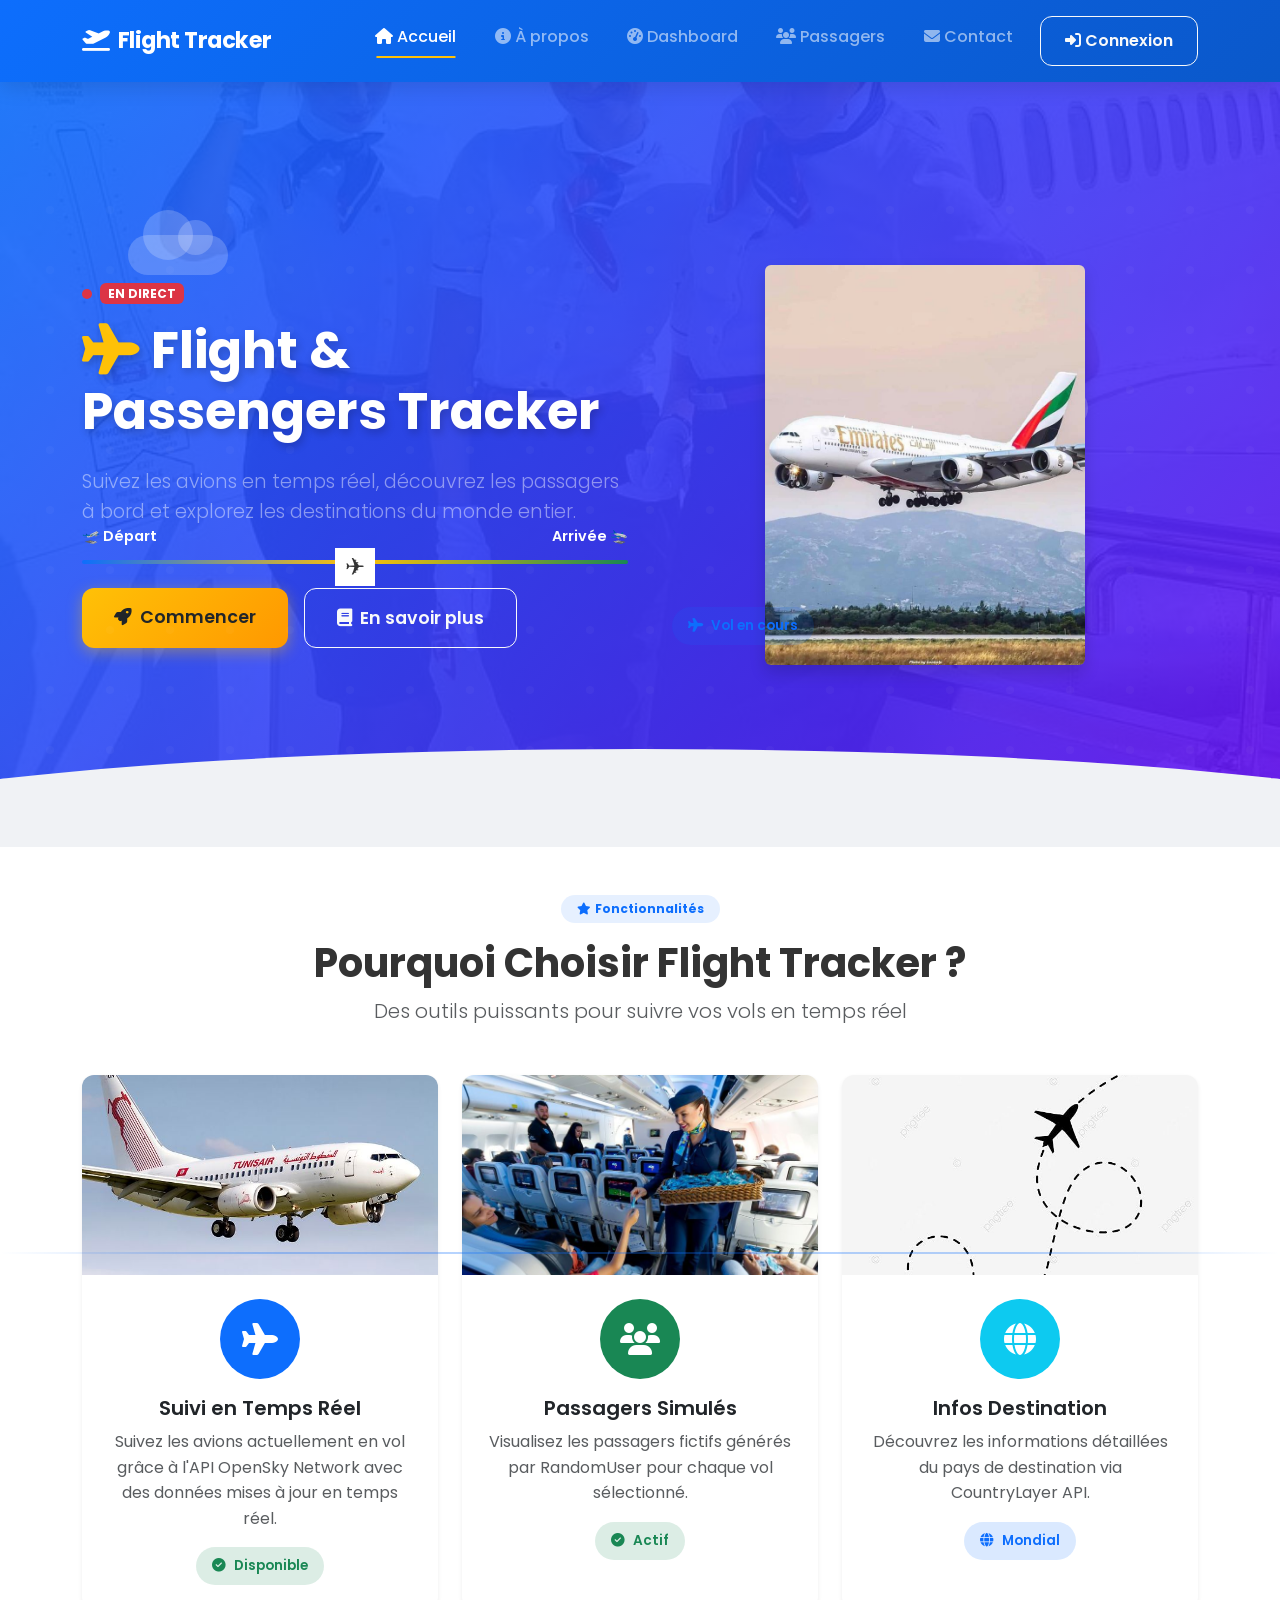
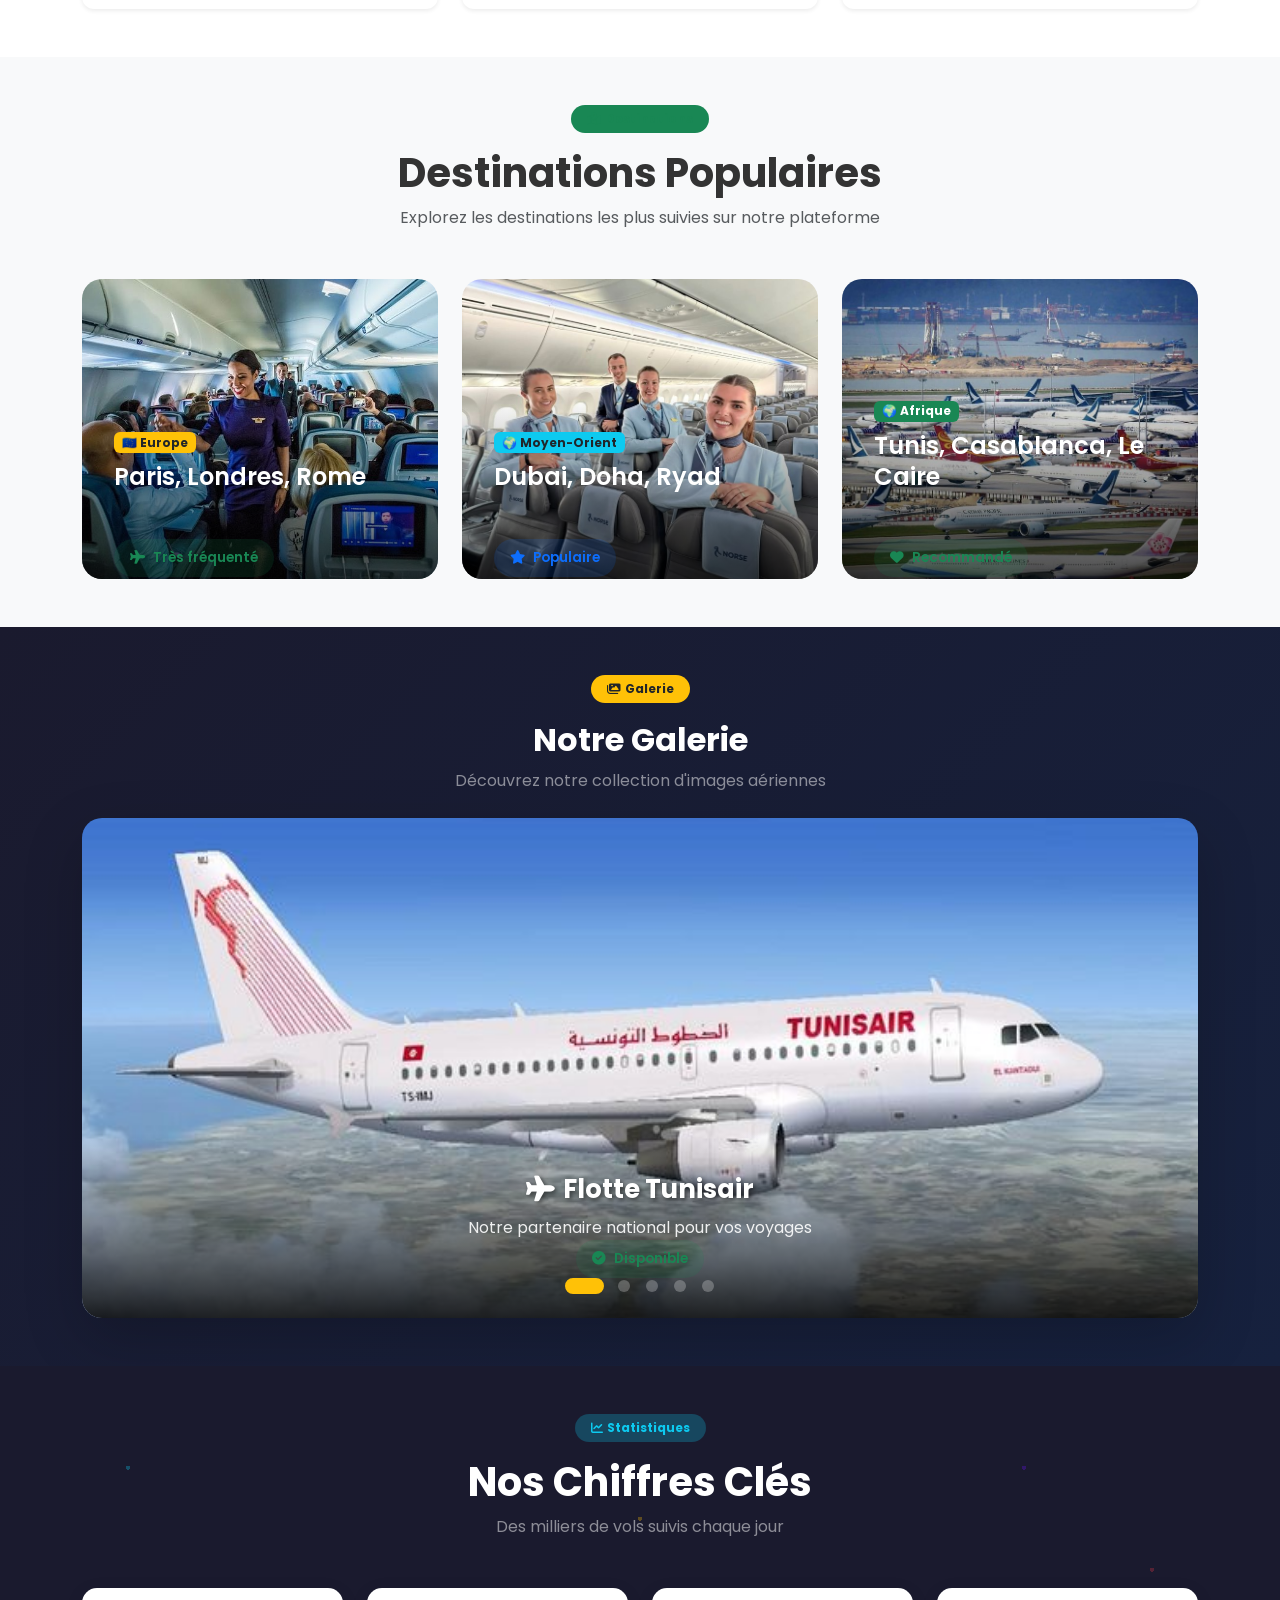
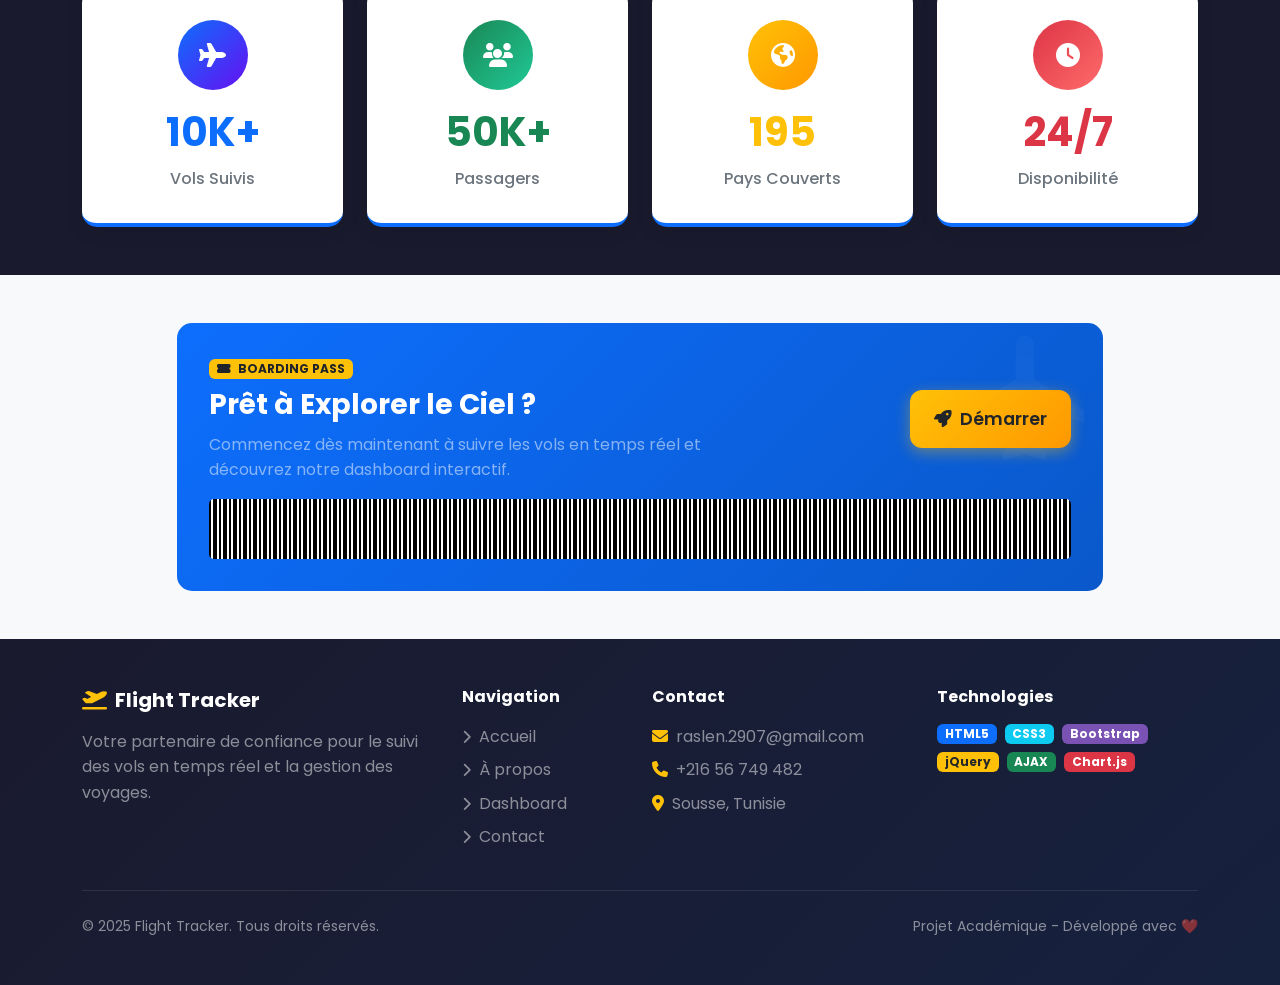
<file: Frontend/index.html>
<!DOCTYPE html>
<html lang="fr">
<head>
    <meta charset="UTF-8">
    <meta name="viewport" content="width=device-width, initial-scale=1.0">
    <title>Flight & Passengers Tracker - Accueil</title>
    <!-- Bootstrap 5 CSS -->
    <link href="https://cdn.jsdelivr.net/npm/bootstrap@5.3.2/dist/css/bootstrap.min.css" rel="stylesheet">
    <!-- Font Awesome -->
    <link rel="stylesheet" href="https://cdnjs.cloudflare.com/ajax/libs/font-awesome/6.4.2/css/all.min.css">
    <!-- Custom CSS -->
    <link rel="stylesheet" href="css/style.css">
    <link rel="stylesheet" href="css/auth-modal.css">
</head>
<body>
    <!-- Navigation -->
    <nav class="navbar navbar-expand-lg navbar-dark bg-primary sticky-top">
        <div class="container">
            <a class="navbar-brand" href="index.html">
                <i class="fas fa-plane-departure me-2"></i>Flight Tracker
            </a>
            <button class="navbar-toggler" type="button" data-bs-toggle="collapse" data-bs-target="#navbarNav">
                <span class="navbar-toggler-icon"></span>
            </button>
            <div class="collapse navbar-collapse" id="navbarNav">
                <ul class="navbar-nav ms-auto">
                    <li class="nav-item">
                        <a class="nav-link active" href="index.html"><i class="fas fa-home me-1"></i>Accueil</a>
                    </li>
                    <li class="nav-item">
                        <a class="nav-link" href="about.html"><i class="fas fa-info-circle me-1"></i>À propos</a>
                    </li>
                    <li class="nav-item">
                        <a class="nav-link" href="dashboard.html"><i class="fas fa-tachometer-alt me-1"></i>Dashboard</a>
                    </li>
                    <li class="nav-item">
                        <a class="nav-link" href="passengers.html"><i class="fas fa-users me-1"></i>Passagers</a>
                    </li>
                    <li class="nav-item">
                        <a class="nav-link" href="contact.html"><i class="fas fa-envelope me-1"></i>Contact</a>
                    </li>
                    <li class="nav-item">
                        <button class="btn btn-outline-light ms-2" data-bs-toggle="modal" data-bs-target="#authModal">
                            <i class="fas fa-sign-in-alt me-1"></i>Connexion
                        </button>
                    </li>
                </ul>
            </div>
        </div>
    </nav>

    <!-- Header / Hero Section -->
    <header class="hero-section travel-bg">
        <div class="cloud-decoration" style="top: 20%; left: 10%;"></div>
        <div class="cloud-decoration" style="top: 40%; right: 15%;"></div>
        <div class="container">
            <div class="row align-items-center min-vh-75">
                <div class="col-lg-6 page-transition">
                    <div class="live-indicator mb-3">
                        <span class="dot"></span>
                        <span class="badge bg-danger">EN DIRECT</span>
                    </div>
                    <h1 class="display-4 fw-bold text-white mb-4">
                        <i class="fas fa-plane text-warning"></i> Flight & Passengers Tracker
                    </h1>
                    <p class="lead text-white-50 mb-4">
                        Suivez les avions en temps réel, découvrez les passagers à bord et explorez les destinations du monde entier.
                    </p>
                    
                    <!-- Flight Route Visual -->
                    <div class="flight-route-line mb-4">
                        <span class="departure text-white">🛫 Départ</span>
                        <span class="arrival text-white">Arrivée 🛬</span>
                    </div>
                    
                    <div class="d-flex gap-3 flex-wrap">
                        <a href="dashboard.html" class="btn btn-warning btn-lg">
                            <i class="fas fa-rocket me-2"></i>Commencer
                        </a>
                        <a href="about.html" class="btn btn-outline-light btn-lg">
                            <i class="fas fa-book me-2"></i>En savoir plus
                        </a>
                    </div>
                </div>
                <div class="col-lg-6 text-center page-transition">
                    <div class="hero-image position-relative">
                        <img src="images/flight/airplane-main.jpeg" alt="Avion en vol" class="img-fluid rounded shadow" style="max-height: 400px;">
                        <div class="flight-status in-flight position-absolute" style="bottom: 20px; left: 20px;">
                            <i class="fas fa-plane"></i> Vol en cours
                        </div>
                    </div>
                </div>
            </div>
        </div>
    </header>

  
    <!-- Features Section -->
    <section class="py-5 bg-white section-plane-trail">
        <div class="container">
            <div class="text-center mb-5 page-transition">
                <span class="badge bg-primary bg-opacity-10 text-primary px-3 py-2 rounded-pill mb-3">
                    <i class="fas fa-star me-1"></i>Fonctionnalités
                </span>
                <h2 class="fw-bold display-6">Pourquoi Choisir Flight Tracker ?</h2>
                <p class="text-muted lead">Des outils puissants pour suivre vos vols en temps réel</p>
            </div>
            <div class="row g-4">
                <div class="col-md-4">
                    <div class="card h-100 border-0 shadow-sm feature-card">
                        <img src="images/flight/tunisair-boeing-1.jpeg" class="card-img-top" alt="Suivi de vol" style="height: 200px; object-fit: cover;">
                        <div class="card-body text-center p-4">
                            <div class="feature-icon bg-primary text-white rounded-circle mb-3 mx-auto">
                                <i class="fas fa-plane fa-2x"></i>
                            </div>
                            <h5 class="card-title">Suivi en Temps Réel</h5>
                            <p class="card-text text-muted">
                                Suivez les avions actuellement en vol grâce à l'API OpenSky Network avec des données mises à jour en temps réel.
                            </p>
                            <span class="flight-status on-time"><i class="fas fa-check-circle"></i> Disponible</span>
                        </div>
                    </div>
                </div>
                <div class="col-md-4">
                    <div class="card h-100 border-0 shadow-sm feature-card">
                        <img src="images/flight/flight-attendants-1.jpeg" class="card-img-top" alt="Passagers" style="height: 200px; object-fit: cover;">
                        <div class="card-body text-center p-4">
                            <div class="feature-icon bg-success text-white rounded-circle mb-3 mx-auto">
                                <i class="fas fa-users fa-2x"></i>
                            </div>
                            <h5 class="card-title">Passagers Simulés</h5>
                            <p class="card-text text-muted">
                                Visualisez les passagers fictifs générés par RandomUser pour chaque vol sélectionné.
                            </p>
                            <span class="flight-status on-time"><i class="fas fa-check-circle"></i> Actif</span>
                        </div>
                    </div>
                </div>
                <div class="col-md-4">
                    <div class="card h-100 border-0 shadow-sm feature-card">
                        <img src="images/flight/flight-route.jpeg" class="card-img-top" alt="Destinations" style="height: 200px; object-fit: cover;">
                        <div class="card-body text-center p-4">
                            <div class="feature-icon bg-info text-white rounded-circle mb-3 mx-auto">
                                <i class="fas fa-globe fa-2x"></i>
                            </div>
                            <h5 class="card-title">Infos Destination</h5>
                            <p class="card-text text-muted">
                                Découvrez les informations détaillées du pays de destination via CountryLayer API.
                            </p>
                            <span class="flight-status in-flight"><i class="fas fa-globe"></i> Mondial</span>
                        </div>
                    </div>
                </div>
            </div>
        </div>
    </section>

  

    <!-- Popular Destinations -->
    <section class="py-5 bg-light">
        <div class="container">
            <div class="text-center mb-5 page-transition">
                <span class="badge bg-success bg-opacity-15 text-success px-3 py-2 rounded-pill mb-3">
                    <i class="fas fa-map-marked-alt me-1"></i>Destinations
                </span>
                <h2 class="fw-bold display-6">Destinations Populaires</h2>
                <p class="text-muted">Explorez les destinations les plus suivies sur notre plateforme</p>
            </div>
            <div class="row g-4">
                <div class="col-lg-4 col-md-6">
                    <div class="destination-card">
                        <img src="images/flight/airplane-sky-2.jpeg" alt="Europe">
                        <div class="overlay">
                            <span class="badge bg-warning text-dark mb-2">🇪🇺 Europe</span>
                            <h4>Paris, Londres, Rome</h4>
                            <p>+2,500 vols quotidiens</p>
                            <span class="flight-status on-time"><i class="fas fa-plane"></i> Très fréquenté</span>
                        </div>
                    </div>
                </div>
                <div class="col-lg-4 col-md-6">
                    <div class="destination-card">
                        <img src="images/flight/airplane-sky-3.jpeg" alt="Moyen-Orient">
                        <div class="overlay">
                            <span class="badge bg-info text-dark mb-2">🌍 Moyen-Orient</span>
                            <h4>Dubai, Doha, Ryad</h4>
                            <p>+1,800 vols quotidiens</p>
                            <span class="flight-status in-flight"><i class="fas fa-star"></i> Populaire</span>
                        </div>
                    </div>
                </div>
                <div class="col-lg-4 col-md-6">
                    <div class="destination-card">
                        <img src="images/flight/airplane-sky-4.jpeg" alt="Afrique">
                        <div class="overlay">
                            <span class="badge bg-success mb-2">🌍 Afrique</span>
                            <h4>Tunis, Casablanca, Le Caire</h4>
                            <p>+1,200 vols quotidiens</p>
                            <span class="flight-status on-time"><i class="fas fa-heart"></i> Recommandé</span>
                        </div>
                    </div>
                </div>
            </div>
        </div>
    </section>


    

  <!-- Photo Slider / Carousel -->
    <section class="py-5" style="background: linear-gradient(135deg, #1a1a2e 0%, #16213e 100%);">
        <div class="container">
            <div class="text-center mb-4 page-transition">
                <span class="badge bg-warning text-dark px-3 py-2 rounded-pill mb-3">
                    <i class="fas fa-images me-1"></i>Galerie
                </span>
                <h2 class="fw-bold text-white">Notre Galerie</h2>
                <p class="text-white-50">Découvrez notre collection d'images aériennes</p>
            </div>
            <div id="photoCarousel" class="carousel slide" data-bs-ride="carousel">
                <!-- Indicators -->
                <div class="carousel-indicators">
                    <button type="button" data-bs-target="#photoCarousel" data-bs-slide-to="0" class="active" aria-current="true" aria-label="Slide 1"></button>
                    <button type="button" data-bs-target="#photoCarousel" data-bs-slide-to="1" aria-label="Slide 2"></button>
                    <button type="button" data-bs-target="#photoCarousel" data-bs-slide-to="2" aria-label="Slide 3"></button>
                    <button type="button" data-bs-target="#photoCarousel" data-bs-slide-to="3" aria-label="Slide 4"></button>
                    <button type="button" data-bs-target="#photoCarousel" data-bs-slide-to="4" aria-label="Slide 5"></button>
                </div>
                <!-- Carousel Items -->
                <div class="carousel-inner rounded shadow-lg">
                    <div class="carousel-item active">
                        <img src="images/flight/tunisair-fleet.jpeg" class="d-block w-100" alt="Flotte Tunisair" style="height: 500px; object-fit: cover;">
                        <div class="carousel-caption d-none d-md-block bg-dark bg-opacity-50 rounded p-3">
                            <h5><i class="fas fa-plane me-2"></i>Flotte Tunisair</h5>
                            <p>Notre partenaire national pour vos voyages</p>
                            <span class="flight-status on-time"><i class="fas fa-check-circle"></i> Disponible</span>
                        </div>
                    </div>
                    <div class="carousel-item">
                        <img src="images/flight/airplane-sky-1.jpeg" class="d-block w-100" alt="Avion dans le ciel" style="height: 500px; object-fit: cover;">
                        <div class="carousel-caption d-none d-md-block bg-dark bg-opacity-50 rounded p-3">
                            <h5><i class="fas fa-cloud me-2"></i>Vol en Altitude</h5>
                            <p>Au-dessus des nuages vers votre destination</p>
                            <span class="flight-status in-flight"><i class="fas fa-plane"></i> En vol</span>
                        </div>
                    </div>
                    <div class="carousel-item">
                        <img src="images/flight/tunisair-boeing-1.jpeg" class="d-block w-100" alt="Boeing Tunisair" style="height: 500px; object-fit: cover;">
                        <div class="carousel-caption d-none d-md-block bg-dark bg-opacity-50 rounded p-3">
                            <h5><i class="fas fa-plane-departure me-2"></i>Boeing Moderne</h5>
                            <p>Technologie de pointe pour votre confort</p>
                            <span class="flight-status on-time"><i class="fas fa-star"></i> Premium</span>
                        </div>
                    </div>
                    <div class="carousel-item">
                        <img src="images/flight/crew-pilots.jpeg" class="d-block w-100" alt="Équipage" style="height: 500px; object-fit: cover;">
                        <div class="carousel-caption d-none d-md-block bg-dark bg-opacity-50 rounded p-3">
                            <h5><i class="fas fa-users me-2"></i>Notre Équipage</h5>
                            <p>Des professionnels à votre service</p>
                            <span class="flight-status on-time"><i class="fas fa-award"></i> Certifié</span>
                        </div>
                    </div>
                    <div class="carousel-item">
                        <img src="images/flight/porter-airlines.jpeg" class="d-block w-100" alt="Porter Airlines" style="height: 500px; object-fit: cover;">
                        <div class="carousel-caption d-none d-md-block bg-dark bg-opacity-50 rounded p-3">
                            <h5><i class="fas fa-globe me-2"></i>Nos Partenaires</h5>
                            <p>Un réseau mondial de compagnies aériennes</p>
                            <span class="flight-status in-flight"><i class="fas fa-handshake"></i> Partenaire</span>
                        </div>
                    </div>
                </div>
                <!-- Navigation Arrows -->
                <button class="carousel-control-prev" type="button" data-bs-target="#photoCarousel" data-bs-slide="prev">
                    <span class="carousel-control-prev-icon" aria-hidden="true"></span>
                    <span class="visually-hidden">Précédent</span>
                </button>
                <button class="carousel-control-next" type="button" data-bs-target="#photoCarousel" data-bs-slide="next">
                    <span class="carousel-control-next-icon" aria-hidden="true"></span>
                    <span class="visually-hidden">Suivant</span>
                </button>
            </div>
        </div>
    </section>



      <!-- Travel Stats Section -->
    <section class="py-5 world-map-bg">
        <div class="container">
            <div class="text-center mb-5">
                <span class="badge bg-info bg-opacity-25 text-info px-3 py-2 rounded-pill mb-3">
                    <i class="fas fa-chart-line me-1"></i>Statistiques
                </span>
                <h2 class="fw-bold display-6 text-white">Nos Chiffres Clés</h2>
                <p class="text-white-50">Des milliers de vols suivis chaque jour</p>
            </div>
            <div class="row g-4">
                <div class="col-md-3 col-6">
                    <div class="travel-counter">
                        <div class="counter-icon">
                            <i class="fas fa-plane"></i>
                        </div>
                        <h2>10K+</h2>
                        <p>Vols Suivis</p>
                    </div>
                </div>
                <div class="col-md-3 col-6">
                    <div class="travel-counter">
                        <div class="counter-icon" style="background: linear-gradient(135deg, #198754 0%, #20c997 100%);">
                            <i class="fas fa-users"></i>
                        </div>
                        <h2 style="color: #198754;">50K+</h2>
                        <p>Passagers</p>
                    </div>
                </div>
                <div class="col-md-3 col-6">
                    <div class="travel-counter">
                        <div class="counter-icon" style="background: linear-gradient(135deg, #ffc107 0%, #ff9800 100%);">
                            <i class="fas fa-globe-americas"></i>
                        </div>
                        <h2 style="color: #ffc107;">195</h2>
                        <p>Pays Couverts</p>
                    </div>
                </div>
                <div class="col-md-3 col-6">
                    <div class="travel-counter">
                        <div class="counter-icon" style="background: linear-gradient(135deg, #dc3545 0%, #ff6b6b 100%);">
                            <i class="fas fa-clock"></i>
                        </div>
                        <h2 style="color: #dc3545;">24/7</h2>
                        <p>Disponibilité</p>
                    </div>
                </div>
            </div>
        </div>
    </section>

    <!-- Statistics Section -->
  

  
    <!-- Call to Action Section -->
    <section class="py-5 bg-light">
        <div class="container">
            <div class="row justify-content-center">
                <div class="col-lg-10">
                    <div class="boarding-pass">
                        <div class="row align-items-center">
                            <div class="col-lg-8 text-center text-lg-start mb-4 mb-lg-0">
                                <span class="badge bg-warning text-dark mb-2">
                                    <i class="fas fa-ticket-alt me-1"></i> BOARDING PASS
                                </span>
                                <h3 class="text-white fw-bold mb-2">Prêt à Explorer le Ciel ?</h3>
                                <p class="text-white-50 mb-0">Commencez dès maintenant à suivre les vols en temps réel et découvrez notre dashboard interactif.</p>
                            </div>
                            <div class="col-lg-4 text-center text-lg-end">
                                <a href="dashboard.html" class="btn btn-warning btn-lg px-4">
                                    <i class="fas fa-rocket me-2"></i>Démarrer
                                </a>
                            </div>
                        </div>
                        <div class="barcode mt-3"></div>
                    </div>
                </div>
            </div>
        </div>
    </section>

  

    <!-- Footer -->
    <footer class="py-5" style="background: linear-gradient(135deg, #1a1a2e 0%, #16213e 100%);">
        <div class="container">
            <div class="row g-4">
                <div class="col-lg-4">
                    <h5 class="text-white fw-bold mb-3"><i class="fas fa-plane-departure me-2 text-warning"></i>Flight Tracker</h5>
                    <p class="text-white-50">Votre partenaire de confiance pour le suivi des vols en temps réel et la gestion des voyages.</p>
                </div>
                <div class="col-lg-2 col-md-4">
                    <h6 class="text-white fw-bold mb-3">Navigation</h6>
                    <ul class="list-unstyled">
                        <li class="mb-2"><a href="index.html" class="text-white-50"><i class="fas fa-chevron-right me-2 small"></i>Accueil</a></li>
                        <li class="mb-2"><a href="about.html" class="text-white-50"><i class="fas fa-chevron-right me-2 small"></i>À propos</a></li>
                        <li class="mb-2"><a href="dashboard.html" class="text-white-50"><i class="fas fa-chevron-right me-2 small"></i>Dashboard</a></li>
                        <li class="mb-2"><a href="contact.html" class="text-white-50"><i class="fas fa-chevron-right me-2 small"></i>Contact</a></li>
                    </ul>
                </div>
                <div class="col-lg-3 col-md-4">
                    <h6 class="text-white fw-bold mb-3">Contact</h6>
                    <ul class="list-unstyled text-white-50">
                        <li class="mb-2"><i class="fas fa-envelope me-2 text-warning"></i>raslen.2907@gmail.com</li>
                        <li class="mb-2"><i class="fas fa-phone me-2 text-warning"></i>+216 56 749 482</li>
                        <li class="mb-2"><i class="fas fa-map-marker-alt me-2 text-warning"></i>Sousse, Tunisie</li>
                    </ul>
                </div>
                <div class="col-lg-3 col-md-4">
                    <h6 class="text-white fw-bold mb-3">Technologies</h6>
                    <div class="d-flex flex-wrap gap-2">
                        <span class="badge bg-primary">HTML5</span>
                        <span class="badge bg-info">CSS3</span>
                        <span class="badge bg-purple" style="background:#7952b3">Bootstrap</span>
                        <span class="badge bg-warning text-dark">jQuery</span>
                        <span class="badge bg-success">AJAX</span>
                        <span class="badge bg-danger">Chart.js</span>
                    </div>
                </div>
            </div>
            <hr class="my-4 border-secondary">
            <div class="row align-items-center">
                <div class="col-md-6 text-center text-md-start">
                    <p class="text-white-50 mb-0 small">&copy; 2025 Flight Tracker. Tous droits réservés.</p>
                </div>
                <div class="col-md-6 text-center text-md-end">
                    <p class="text-white-50 mb-0 small">Projet Académique - Développé avec ❤️</p>
                </div>
            </div>
        </div>
    </footer>

    <!-- Auth Modal -->
    <div class="modal fade" id="authModal" tabindex="-1" aria-labelledby="authModalLabel" aria-hidden="true">
        <div class="modal-dialog modal-dialog-centered modal-lg">
            <div class="modal-content border-0 shadow-lg">
                <div class="modal-header border-0 bg-transparent position-absolute end-0 top-0 p-3">
                    <button type="button" class="btn-close btn-close-white" data-bs-dismiss="modal" aria-label="Close"></button>
                </div>
                <div class="modal-body p-0">
                    <div class="row g-0">
                        <!-- Left Panel - Illustration -->
                        <div class="col-lg-5 d-none d-lg-block">
                            <div class="auth-illustration h-100 d-flex flex-column justify-content-center align-items-center text-white p-4">
                                <div class="text-center">
                                    <div class="auth-icon mb-4">
                                        <i class="fas fa-plane-departure fa-4x"></i>
                                    </div>
                                    <h3 class="fw-bold mb-3">Bienvenue!</h3>
                                    <p class="mb-4">Accédez à votre tableau de bord pour suivre les vols en temps réel</p>
                                    <div class="floating-elements">
                                        <div class="float-element float-1"><i class="fas fa-cloud"></i></div>
                                        <div class="float-element float-2"><i class="fas fa-globe"></i></div>
                                        <div class="float-element float-3"><i class="fas fa-route"></i></div>
                                    </div>
                                </div>
                            </div>
                        </div>
                        <!-- Right Panel - Forms -->
                        <div class="col-lg-7">
                            <div class="auth-forms p-4 p-lg-5">
                                <!-- Sign In Form -->
                                <div id="signInForm" class="auth-form">
                                    <div class="text-center mb-4">
                                        <h4 class="fw-bold">Connexion</h4>
                                        <p class="text-muted">Accédez à votre espace personnel</p>
                                    </div>
                                    <form novalidate>
                                        <div class="mb-3">
                                            <div class="input-group input-group-lg">
                                                <span class="input-group-text bg-light border-0"><i class="fas fa-envelope text-primary"></i></span>
                                                <input type="email" class="form-control border-0 bg-light" placeholder="Adresse email" required>
                                            </div>
                                        </div>
                                        <div class="mb-3">
                                            <div class="input-group input-group-lg">
                                                <span class="input-group-text bg-light border-0"><i class="fas fa-lock text-primary"></i></span>
                                                <input type="password" class="form-control border-0 bg-light" placeholder="Mot de passe" required>
                                                <button class="btn btn-outline-secondary border-0 bg-light" type="button" id="togglePassword">
                                                    <i class="fas fa-eye"></i>
                                                </button>
                                            </div>
                                        </div>
                                        <div class="d-flex justify-content-between align-items-center mb-4">
                                            <div class="form-check">
                                                <input class="form-check-input" type="checkbox" id="rememberMe">
                                                <label class="form-check-label" for="rememberMe">
                                                    Se souvenir de moi
                                                </label>
                                            </div>
                                            <a href="#" class="text-primary text-decoration-none">Mot de passe oublié?</a>
                                        </div>
                                        <button type="submit" class="btn btn-primary btn-lg w-100 mb-3">
                                            <i class="fas fa-sign-in-alt me-2"></i>Se connecter
                                        </button>
                                        <div class="text-center">
                                            <span class="text-muted">Pas encore de compte?</span>
                                            <a href="#" class="text-primary text-decoration-none" id="showSignUp">S'inscrire</a>
                                        </div>
                                    </form>
                                    <div class="divider my-4">
                                        <span class="bg-white px-3 text-muted">ou</span>
                                    </div>
                                    <div class="social-login">
                                        <button class="btn btn-outline-primary btn-lg w-100 mb-2">
                                            <i class="fab fa-google me-2"></i>Continuer avec Google
                                        </button>
                                        <button class="btn btn-outline-primary btn-lg w-100">
                                            <i class="fab fa-facebook-f me-2"></i>Continuer avec Facebook
                                        </button>
                                    </div>
                                </div>

                                <!-- Sign Up Form -->
                                <div id="signUpForm" class="auth-form" style="display: none;">
                                    <div class="text-center mb-4">
                                        <h4 class="fw-bold">Inscription</h4>
                                        <p class="text-muted">Créez votre compte gratuitement</p>
                                    </div>
                                    <form novalidate>
                                        <div class="row">
                                            <div class="col-md-6 mb-3">
                                                <div class="input-group input-group-lg">
                                                    <span class="input-group-text bg-light border-0"><i class="fas fa-user text-primary"></i></span>
                                                    <input type="text" class="form-control border-0 bg-light" placeholder="Prénom" required>
                                                </div>
                                            </div>
                                            <div class="col-md-6 mb-3">
                                                <div class="input-group input-group-lg">
                                                    <span class="input-group-text bg-light border-0"><i class="fas fa-user text-primary"></i></span>
                                                    <input type="text" class="form-control border-0 bg-light" placeholder="Nom" required>
                                                </div>
                                            </div>
                                        </div>
                                        <div class="mb-3">
                                            <div class="input-group input-group-lg">
                                                <span class="input-group-text bg-light border-0"><i class="fas fa-envelope text-primary"></i></span>
                                                <input type="email" class="form-control border-0 bg-light" placeholder="Adresse email" required>
                                            </div>
                                        </div>
                                        <div class="mb-3">
                                            <div class="input-group input-group-lg">
                                                <span class="input-group-text bg-light border-0"><i class="fas fa-lock text-primary"></i></span>
                                                <input type="password" class="form-control border-0 bg-light" placeholder="Mot de passe" required>
                                                <button class="btn btn-outline-secondary border-0 bg-light" type="button" id="togglePasswordSignUp">
                                                    <i class="fas fa-eye"></i>
                                                </button>
                                            </div>
                                        </div>
                                        <div class="mb-3">
                                            <div class="input-group input-group-lg">
                                                <span class="input-group-text bg-light border-0"><i class="fas fa-lock text-primary"></i></span>
                                                <input type="password" class="form-control border-0 bg-light" placeholder="Confirmer le mot de passe" required>
                                            </div>
                                        </div>
                                        <div class="form-check mb-4">
                                            <input class="form-check-input" type="checkbox" id="agreeTerms" required>
                                            <label class="form-check-label" for="agreeTerms">
                                                J'accepte les <a href="#" class="text-primary">conditions d'utilisation</a> et la <a href="#" class="text-primary">politique de confidentialité</a>
                                            </label>
                                        </div>
                                        <button type="submit" class="btn btn-primary btn-lg w-100 mb-3">
                                            <i class="fas fa-user-plus me-2"></i>S'inscrire
                                        </button>
                                        <div class="text-center">
                                            <span class="text-muted">Déjà un compte?</span>
                                            <a href="#" class="text-primary text-decoration-none" id="showSignIn">Se connecter</a>
                                        </div>
                                    </form>
                                    <div class="divider my-4">
                                        <span class="bg-white px-3 text-muted">ou</span>
                                    </div>
                                    <div class="social-login">
                                        <button class="btn btn-outline-primary btn-lg w-100 mb-2">
                                            <i class="fab fa-google me-2"></i>S'inscrire avec Google
                                        </button>
                                        <button class="btn btn-outline-primary btn-lg w-100">
                                            <i class="fab fa-facebook-f me-2"></i>S'inscrire avec Facebook
                                        </button>
                                    </div>
                                </div>
                            </div>
                        </div>
                    </div>
                </div>
            </div>
        </div>
    </div>

    <!-- Bootstrap JS -->
    <script src="https://cdn.jsdelivr.net/npm/bootstrap@5.3.2/dist/js/bootstrap.bundle.min.js"></script>
    <!-- jQuery -->
    <script src="https://code.jquery.com/jquery-3.7.1.min.js"></script>
    <!-- Custom JS -->
    <script src="js/main.js"></script>
    <script src="js/auth-modal.js"></script>
</body>
</html>
</file>
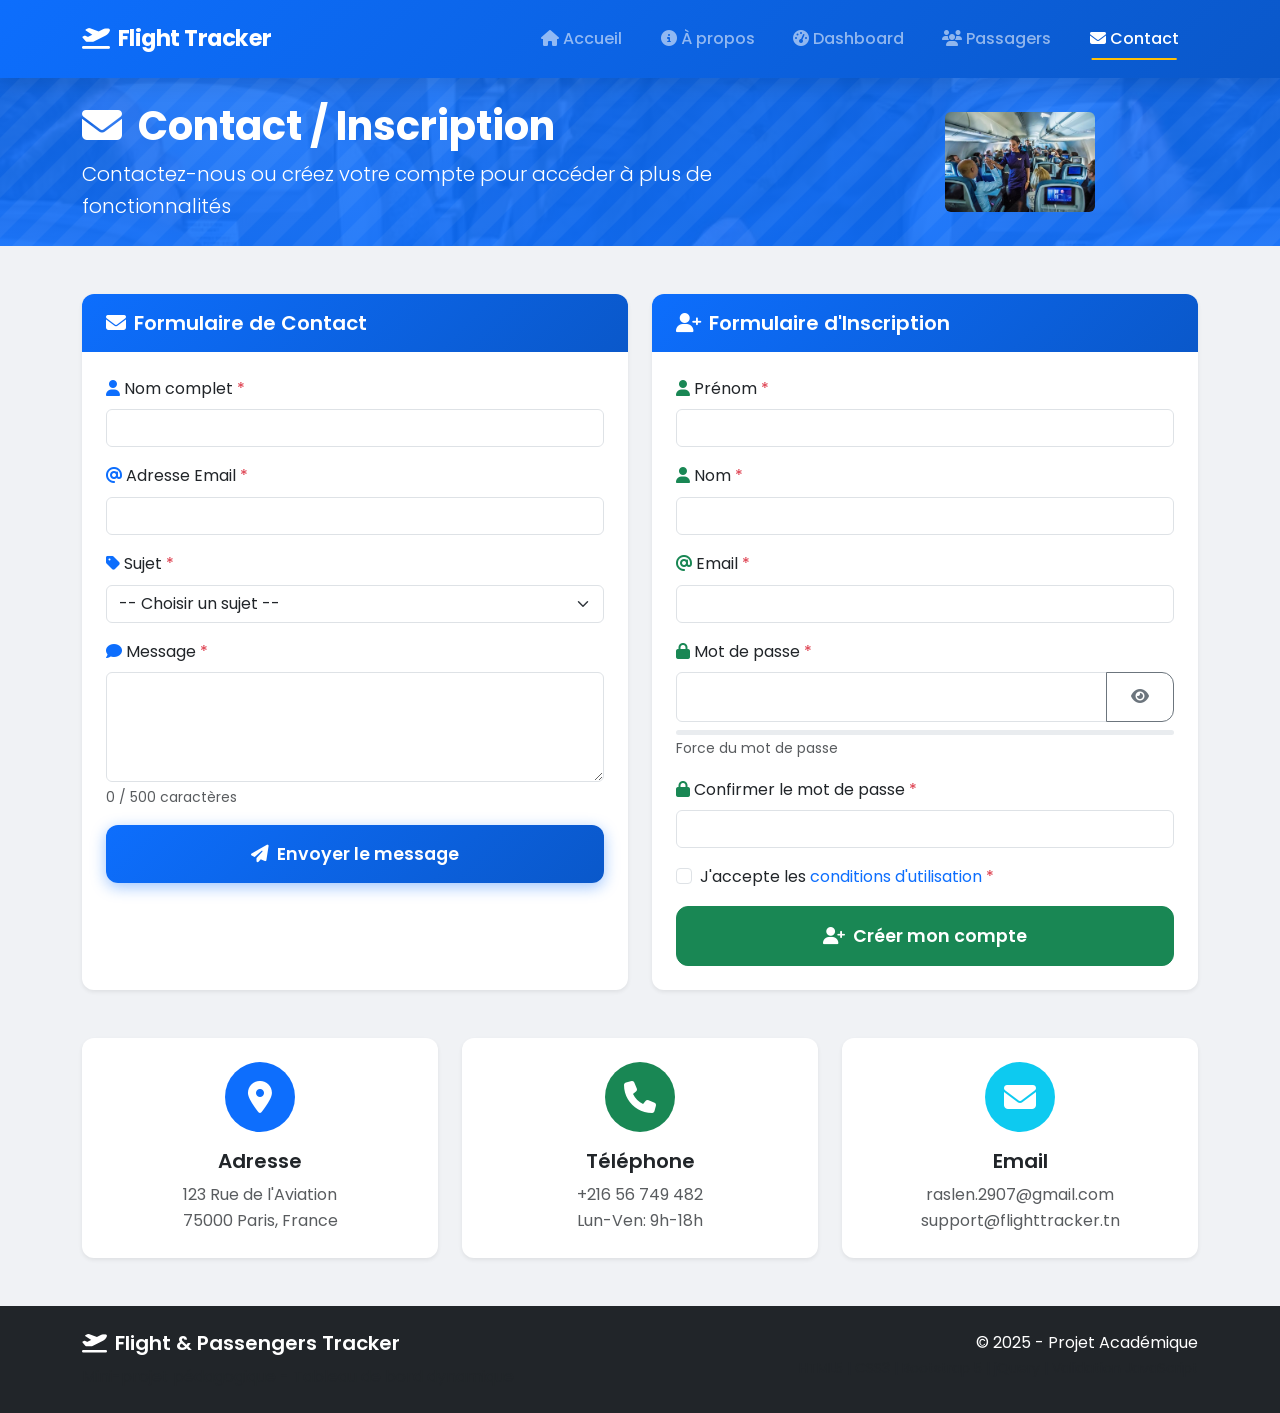
<file: Frontend/contact-old.html>
<!DOCTYPE html>
<html lang="fr">
<head>
    <meta charset="UTF-8">
    <meta name="viewport" content="width=device-width, initial-scale=1.0">
    <title>Flight Tracker - Contact / Inscription</title>
    <!-- Bootstrap 5 CSS -->
    <link href="https://cdn.jsdelivr.net/npm/bootstrap@5.3.2/dist/css/bootstrap.min.css" rel="stylesheet">
    <!-- Font Awesome -->
    <link rel="stylesheet" href="https://cdnjs.cloudflare.com/ajax/libs/font-awesome/6.4.2/css/all.min.css">
    <!-- Custom CSS -->
    <link rel="stylesheet" href="css/style.css">
</head>
<body>
    <!-- Navigation -->
    <nav class="navbar navbar-expand-lg navbar-dark bg-primary sticky-top">
        <div class="container">
            <a class="navbar-brand" href="index.html">
                <i class="fas fa-plane-departure me-2"></i>Flight Tracker
            </a>
            <button class="navbar-toggler" type="button" data-bs-toggle="collapse" data-bs-target="#navbarNav">
                <span class="navbar-toggler-icon"></span>
            </button>
            <div class="collapse navbar-collapse" id="navbarNav">
                <ul class="navbar-nav ms-auto">
                    <li class="nav-item">
                        <a class="nav-link" href="index.html"><i class="fas fa-home me-1"></i>Accueil</a>
                    </li>
                    <li class="nav-item">
                        <a class="nav-link" href="about.html"><i class="fas fa-info-circle me-1"></i>À propos</a>
                    </li>
                    <li class="nav-item">
                        <a class="nav-link" href="dashboard.html"><i class="fas fa-tachometer-alt me-1"></i>Dashboard</a>
                    </li>
                    <li class="nav-item">
                        <a class="nav-link" href="passengers.html"><i class="fas fa-users me-1"></i>Passagers</a>
                    </li>
                    <li class="nav-item">
                        <a class="nav-link active" href="contact.html"><i class="fas fa-envelope me-1"></i>Contact</a>
                    </li>
                </ul>
            </div>
        </div>
    </nav>

    <!-- Page Header -->
    <header class="page-header bg-primary text-white py-4" style="background-image: linear-gradient(rgba(13, 110, 253, 0.85), rgba(13, 110, 253, 0.9)), url('images/flight/porter-airlines.jpeg'); background-size: cover; background-position: center;">
        <div class="container">
            <div class="row align-items-center">
                <div class="col-lg-8">
                    <h1 class="display-6 fw-bold mb-2">
                        <i class="fas fa-envelope me-3"></i>Contact / Inscription
                    </h1>
                    <p class="lead mb-0">Contactez-nous ou créez votre compte pour accéder à plus de fonctionnalités</p>
                </div>
                <div class="col-lg-4 text-center d-none d-lg-block">
                    <img src="images/flight/airplane-sky-2.jpeg" alt="Avion" class="img-fluid rounded" style="max-height: 100px;">
                </div>
            </div>
        </div>
    </header>

    <!-- Main Content -->
    <main class="py-5">
        <div class="container">
            <div class="row g-4">
                <!-- Contact Form -->
                <div class="col-lg-6">
                    <div class="card shadow-sm h-100">
                        <div class="card-header bg-primary text-white">
                            <h5 class="mb-0"><i class="fas fa-envelope me-2"></i>Formulaire de Contact</h5>
                        </div>
                        <div class="card-body">
                            <form id="contactForm" novalidate>
                                <!-- Nom -->
                                <div class="mb-3">
                                    <label for="contactName" class="form-label">
                                        <i class="fas fa-user me-1 text-primary"></i>Nom complet <span class="text-danger">*</span>
                                    </label>
                                    <input type="text" class="form-control" id="contactName" name="name" required minlength="3">
                                    <div class="invalid-feedback" id="contactNameError">
                                        Le nom doit contenir au moins 3 caractères.
                                    </div>
                                </div>

                                <!-- Email -->
                                <div class="mb-3">
                                    <label for="contactEmail" class="form-label">
                                        <i class="fas fa-at me-1 text-primary"></i>Adresse Email <span class="text-danger">*</span>
                                    </label>
                                    <input type="email" class="form-control" id="contactEmail" name="email" required>
                                    <div class="invalid-feedback" id="contactEmailError">
                                        Veuillez entrer une adresse email valide.
                                    </div>
                                </div>

                                <!-- Sujet -->
                                <div class="mb-3">
                                    <label for="contactSubject" class="form-label">
                                        <i class="fas fa-tag me-1 text-primary"></i>Sujet <span class="text-danger">*</span>
                                    </label>
                                    <select class="form-select" id="contactSubject" name="subject" required>
                                        <option value="">-- Choisir un sujet --</option>
                                        <option value="question">Question générale</option>
                                        <option value="bug">Signaler un bug</option>
                                        <option value="suggestion">Suggestion</option>
                                        <option value="other">Autre</option>
                                    </select>
                                    <div class="invalid-feedback" id="contactSubjectError">
                                        Veuillez sélectionner un sujet.
                                    </div>
                                </div>

                                <!-- Message -->
                                <div class="mb-3">
                                    <label for="contactMessage" class="form-label">
                                        <i class="fas fa-comment me-1 text-primary"></i>Message <span class="text-danger">*</span>
                                    </label>
                                    <textarea class="form-control" id="contactMessage" name="message" rows="4" required minlength="10"></textarea>
                                    <div class="invalid-feedback" id="contactMessageError">
                                        Le message doit contenir au moins 10 caractères.
                                    </div>
                                    <div class="form-text">
                                        <span id="messageCharCount">0</span> / 500 caractères
                                    </div>
                                </div>

                                <!-- Submit Button -->
                                <div class="d-grid">
                                    <button type="submit" class="btn btn-primary btn-lg" id="contactSubmitBtn">
                                        <i class="fas fa-paper-plane me-2"></i>Envoyer le message
                                    </button>
                                </div>
                            </form>

                            <!-- Success Message -->
                            <div id="contactSuccess" class="alert alert-success mt-3 d-none">
                                <i class="fas fa-check-circle me-2"></i>
                                <strong>Message envoyé !</strong> Nous vous répondrons dans les plus brefs délais.
                            </div>
                        </div>
                    </div>
                </div>

                <!-- Registration Form -->
                <div class="col-lg-6">
                    <div class="card shadow-sm h-100">
                        <div class="card-header bg-success text-white">
                            <h5 class="mb-0"><i class="fas fa-user-plus me-2"></i>Formulaire d'Inscription</h5>
                        </div>
                        <div class="card-body">
                            <form id="registerForm" novalidate>
                                <!-- Prénom -->
                                <div class="mb-3">
                                    <label for="registerFirstName" class="form-label">
                                        <i class="fas fa-user me-1 text-success"></i>Prénom <span class="text-danger">*</span>
                                    </label>
                                    <input type="text" class="form-control" id="registerFirstName" name="firstName" required minlength="2">
                                    <div class="invalid-feedback" id="registerFirstNameError">
                                        Le prénom doit contenir au moins 2 caractères.
                                    </div>
                                </div>

                                <!-- Nom -->
                                <div class="mb-3">
                                    <label for="registerLastName" class="form-label">
                                        <i class="fas fa-user me-1 text-success"></i>Nom <span class="text-danger">*</span>
                                    </label>
                                    <input type="text" class="form-control" id="registerLastName" name="lastName" required minlength="2">
                                    <div class="invalid-feedback" id="registerLastNameError">
                                        Le nom doit contenir au moins 2 caractères.
                                    </div>
                                </div>

                                <!-- Email -->
                                <div class="mb-3">
                                    <label for="registerEmail" class="form-label">
                                        <i class="fas fa-at me-1 text-success"></i>Email <span class="text-danger">*</span>
                                    </label>
                                    <input type="email" class="form-control" id="registerEmail" name="email" required>
                                    <div class="invalid-feedback" id="registerEmailError">
                                        Veuillez entrer une adresse email valide.
                                    </div>
                                </div>

                                <!-- Password -->
                                <div class="mb-3">
                                    <label for="registerPassword" class="form-label">
                                        <i class="fas fa-lock me-1 text-success"></i>Mot de passe <span class="text-danger">*</span>
                                    </label>
                                    <div class="input-group">
                                        <input type="password" class="form-control" id="registerPassword" name="password" required minlength="8">
                                        <button class="btn btn-outline-secondary" type="button" id="togglePassword">
                                            <i class="fas fa-eye"></i>
                                        </button>
                                    </div>
                                    <div class="invalid-feedback" id="registerPasswordError">
                                        Le mot de passe doit contenir au moins 8 caractères.
                                    </div>
                                    <!-- Password Strength Indicator -->
                                    <div class="progress mt-2" style="height: 5px;">
                                        <div class="progress-bar" role="progressbar" id="passwordStrength" style="width: 0%"></div>
                                    </div>
                                    <small class="text-muted" id="passwordStrengthText">Force du mot de passe</small>
                                </div>

                                <!-- Confirm Password -->
                                <div class="mb-3">
                                    <label for="registerConfirmPassword" class="form-label">
                                        <i class="fas fa-lock me-1 text-success"></i>Confirmer le mot de passe <span class="text-danger">*</span>
                                    </label>
                                    <input type="password" class="form-control" id="registerConfirmPassword" name="confirmPassword" required>
                                    <div class="invalid-feedback" id="registerConfirmPasswordError">
                                        Les mots de passe ne correspondent pas.
                                    </div>
                                </div>

                                <!-- Terms -->
                                <div class="mb-3">
                                    <div class="form-check">
                                        <input class="form-check-input" type="checkbox" id="registerTerms" name="terms" required>
                                        <label class="form-check-label" for="registerTerms">
                                            J'accepte les <a href="#" data-bs-toggle="modal" data-bs-target="#termsModal">conditions d'utilisation</a> <span class="text-danger">*</span>
                                        </label>
                                        <div class="invalid-feedback" id="registerTermsError">
                                            Vous devez accepter les conditions d'utilisation.
                                        </div>
                                    </div>
                                </div>

                                <!-- Submit Button -->
                                <div class="d-grid">
                                    <button type="submit" class="btn btn-success btn-lg" id="registerSubmitBtn">
                                        <i class="fas fa-user-plus me-2"></i>Créer mon compte
                                    </button>
                                </div>
                            </form>

                            <!-- Success Message -->
                            <div id="registerSuccess" class="alert alert-success mt-3 d-none">
                                <i class="fas fa-check-circle me-2"></i>
                                <strong>Inscription réussie !</strong> Votre compte a été créé avec succès.
                            </div>
                        </div>
                    </div>
                </div>
            </div>

            <!-- Contact Info Section -->
            <section class="mt-5">
                <div class="row g-4">
                    <div class="col-md-4">
                        <div class="card text-center h-100 border-0 shadow-sm">
                            <div class="card-body">
                                <div class="contact-icon bg-primary text-white rounded-circle mx-auto mb-3">
                                    <i class="fas fa-map-marker-alt fa-2x"></i>
                                </div>
                                <h5>Adresse</h5>
                                <p class="text-muted mb-0">123 Rue de l'Aviation<br>75000 Paris, France</p>
                            </div>
                        </div>
                    </div>
                    <div class="col-md-4">
                        <div class="card text-center h-100 border-0 shadow-sm">
                            <div class="card-body">
                                <div class="contact-icon bg-success text-white rounded-circle mx-auto mb-3">
                                    <i class="fas fa-phone fa-2x"></i>
                                </div>
                                <h5>Téléphone</h5>
                                <p class="text-muted mb-0">+216 56 749 482<br>Lun-Ven: 9h-18h</p>
                            </div>
                        </div>
                    </div>
                    <div class="col-md-4">
                        <div class="card text-center h-100 border-0 shadow-sm">
                            <div class="card-body">
                                <div class="contact-icon bg-info text-white rounded-circle mx-auto mb-3">
                                    <i class="fas fa-envelope fa-2x"></i>
                                </div>
                                <h5>Email</h5>
                                <p class="text-muted mb-0">raslen.2907@gmail.com<br>support@flighttracker.tn</p>
                            </div>
                        </div>
                    </div>
                </div>
            </section>
        </div>
    </main>

    <!-- Terms Modal -->
    <div class="modal fade" id="termsModal" tabindex="-1">
        <div class="modal-dialog modal-lg">
            <div class="modal-content">
                <div class="modal-header bg-primary text-white">
                    <h5 class="modal-title">Conditions d'utilisation</h5>
                    <button type="button" class="btn-close btn-close-white" data-bs-dismiss="modal"></button>
                </div>
                <div class="modal-body">
                    <h6>1. Acceptation des conditions</h6>
                    <p>En utilisant ce site, vous acceptez les présentes conditions d'utilisation.</p>
                    
                    <h6>2. Utilisation du service</h6>
                    <p>Ce service est fourni à des fins éducatives et de démonstration uniquement.</p>
                    
                    <h6>3. Données personnelles</h6>
                    <p>Les données collectées sont utilisées uniquement dans le cadre de ce projet pédagogique.</p>
                    
                    <h6>4. Limitation de responsabilité</h6>
                    <p>Ce projet est réalisé dans un cadre académique. Les données affichées peuvent être fictives ou issues d'APIs tierces.</p>
                </div>
                <div class="modal-footer">
                    <button type="button" class="btn btn-primary" data-bs-dismiss="modal">J'ai compris</button>
                </div>
            </div>
        </div>
    </div>

    <!-- Footer -->
    <footer class="bg-dark text-white py-4">
        <div class="container">
            <div class="row">
                <div class="col-md-6">
                    <h5><i class="fas fa-plane-departure me-2"></i>Flight & Passengers Tracker</h5>
                    <p class="text-muted mb-0">Mini-projet pédagogique - Tableau de bord dynamique</p>
                </div>
                <div class="col-md-6 text-md-end">
                    <p class="mb-0">&copy; 2025 - Projet Académique</p>
                    <small class="text-muted">HTML5 | CSS3 | Bootstrap 5 | jQuery | Validation JavaScript</small>
                </div>
            </div>
        </div>
    </footer>

    <!-- Bootstrap JS -->
    <script src="https://cdn.jsdelivr.net/npm/bootstrap@5.3.2/dist/js/bootstrap.bundle.min.js"></script>
    <!-- jQuery -->
    <script src="https://code.jquery.com/jquery-3.7.1.min.js"></script>
    <!-- Custom JS -->
    <script src="js/contact.js"></script>
</body>
</html>
</file>
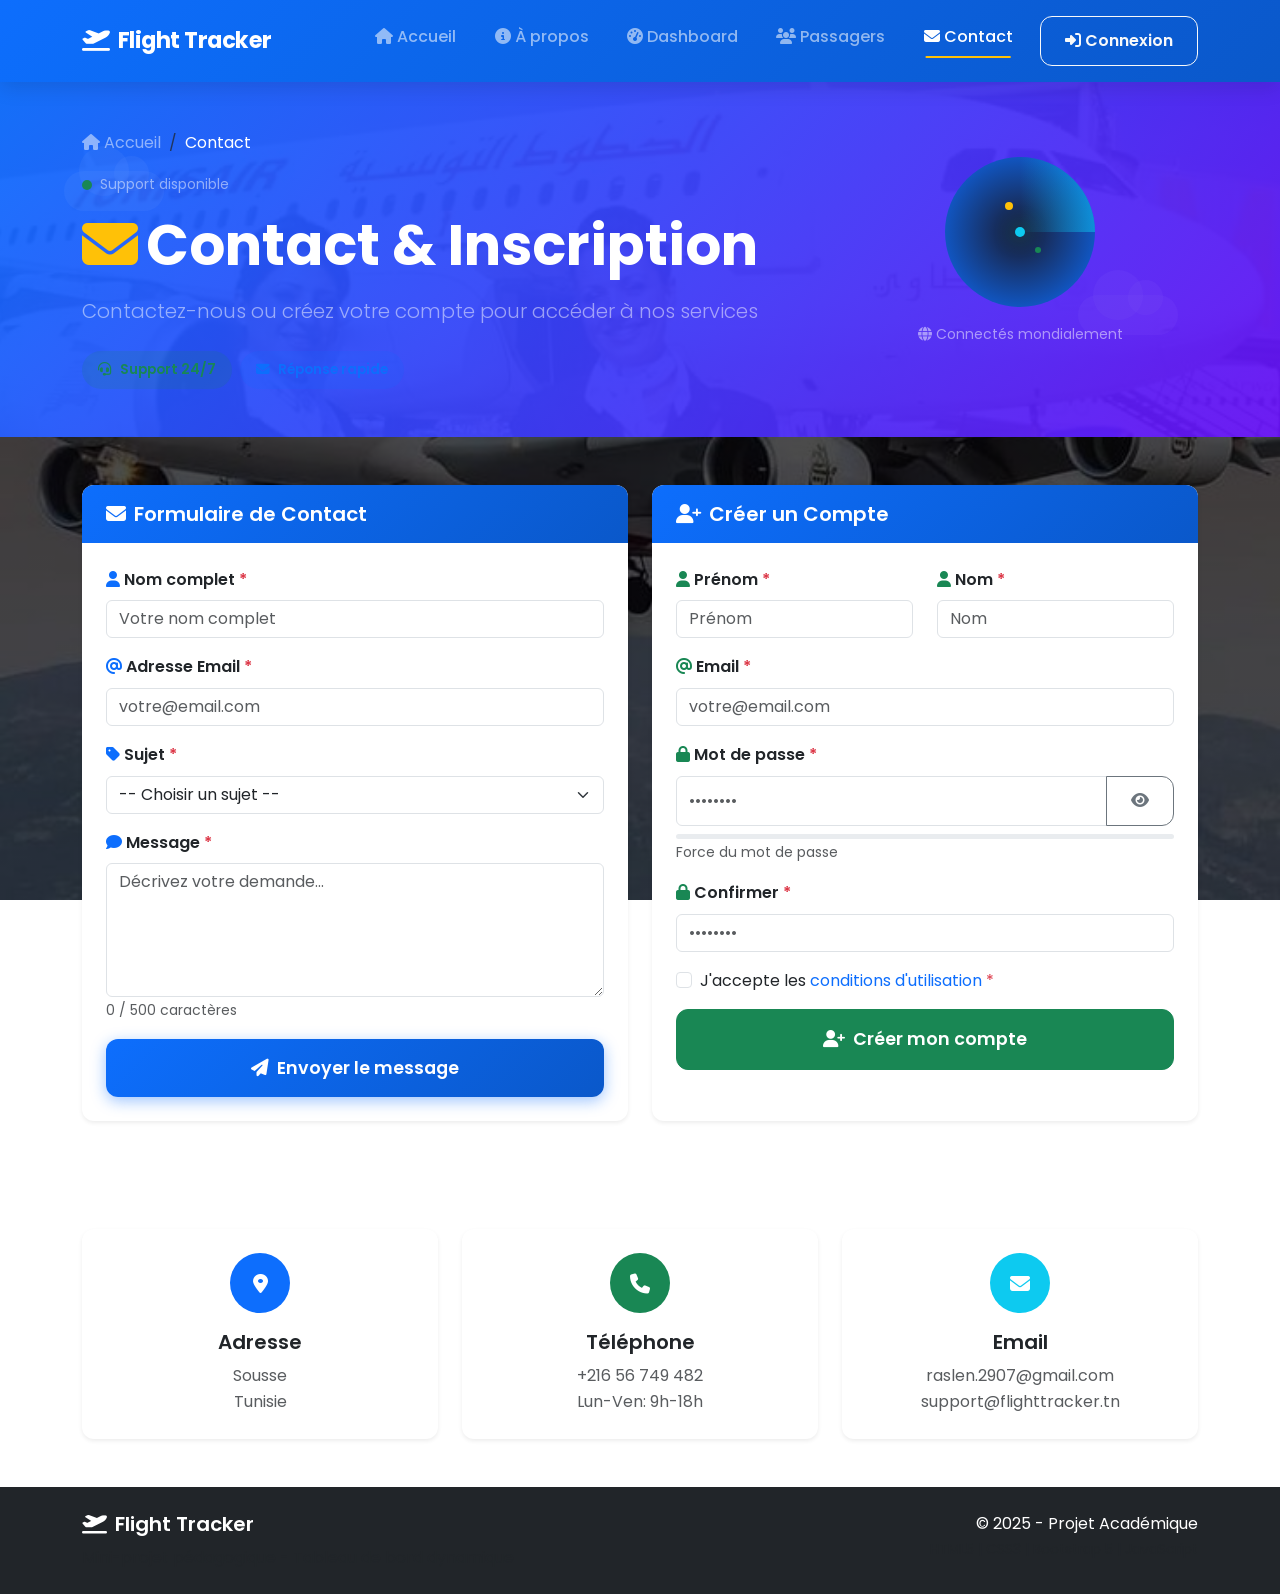
<file: Frontend/contact.html>
<!DOCTYPE html>
<html lang="fr">
<head>
    <meta charset="UTF-8">
    <meta name="viewport" content="width=device-width, initial-scale=1.0">
    <title>Flight Tracker - Contact / Inscription</title>
    <!-- Bootstrap 5 CSS -->
    <link href="https://cdn.jsdelivr.net/npm/bootstrap@5.3.2/dist/css/bootstrap.min.css" rel="stylesheet">
    <!-- Font Awesome -->
    <link rel="stylesheet" href="https://cdnjs.cloudflare.com/ajax/libs/font-awesome/6.4.2/css/all.min.css">
    <!-- Custom CSS -->
    <link rel="stylesheet" href="css/style.css">
    <link rel="stylesheet" href="css/auth-modal.css">
</head>
<body style="background: linear-gradient(rgba(0, 0, 0, 0.7), rgba(0, 0, 0, 0.7)), url('images/flight/airplane-main.jpeg'); background-size: cover; background-attachment: fixed; background-position: center; min-height: 100vh;">
    <!-- Navigation -->
    <nav class="navbar navbar-expand-lg navbar-dark bg-primary sticky-top">
        <div class="container">
            <a class="navbar-brand" href="index.html">
                <i class="fas fa-plane-departure me-2"></i>Flight Tracker
            </a>
            <button class="navbar-toggler" type="button" data-bs-toggle="collapse" data-bs-target="#navbarNav">
                <span class="navbar-toggler-icon"></span>
            </button>
            <div class="collapse navbar-collapse" id="navbarNav">
                <ul class="navbar-nav ms-auto">
                    <li class="nav-item">
                        <a class="nav-link" href="index.html"><i class="fas fa-home me-1"></i>Accueil</a>
                    </li>
                    <li class="nav-item">
                        <a class="nav-link" href="about.html"><i class="fas fa-info-circle me-1"></i>À propos</a>
                    </li>
                    <li class="nav-item">
                        <a class="nav-link" href="dashboard.html"><i class="fas fa-tachometer-alt me-1"></i>Dashboard</a>
                    </li>
                    <li class="nav-item">
                        <a class="nav-link" href="passengers.html"><i class="fas fa-users me-1"></i>Passagers</a>
                    </li>
                    <li class="nav-item">
                        <a class="nav-link active" href="contact.html"><i class="fas fa-envelope me-1"></i>Contact</a>
                    </li>
                    <li class="nav-item">
                        <button class="btn btn-outline-light ms-2" data-bs-toggle="modal" data-bs-target="#authModal">
                            <i class="fas fa-sign-in-alt me-1"></i>Connexion
                        </button>
                    </li>
                </ul>
            </div>
        </div>
    </nav>

    <!-- Page Header with Creative Design -->
    <header class="text-white py-5 position-relative overflow-hidden" style="background: linear-gradient(135deg, rgba(13, 110, 253, 0.95) 0%, rgba(102, 16, 242, 0.95) 100%), url('images/flight/booking-flights.jpeg') center/cover fixed;">
        <div class="cloud-decoration" style="top: 25%; left: 5%; opacity: 0.2;"></div>
        <div class="cloud-decoration" style="top: 60%; right: 8%; opacity: 0.15;"></div>
        <div class="container position-relative">
            <div class="row align-items-center">
                <div class="col-lg-8 page-transition">
                    <nav aria-label="breadcrumb">
                        <ol class="breadcrumb mb-3" style="background: transparent;">
                            <li class="breadcrumb-item"><a href="index.html" class="text-white-50"><i class="fas fa-home me-1"></i>Accueil</a></li>
                            <li class="breadcrumb-item active text-white" aria-current="page">Contact</li>
                        </ol>
                    </nav>
                    <div class="live-indicator mb-3">
                        <span class="dot" style="background: #198754;"></span>
                        <span class="text-white-50 small">Support disponible</span>
                    </div>
                    <h1 class="display-4 fw-bold mb-3">
                        <i class="fas fa-envelope me-2 text-warning"></i>Contact & Inscription
                    </h1>
                    <p class="lead text-white-50 mb-4">Contactez-nous ou créez votre compte pour accéder à nos services</p>
                    
                    <!-- Contact badges -->
                    <div class="d-flex gap-2 flex-wrap">
                        <span class="flight-status on-time"><i class="fas fa-headset"></i> Support 24/7</span>
                        <span class="flight-status in-flight"><i class="fas fa-envelope"></i> Réponse rapide</span>
                    </div>
                </div>
                <div class="col-lg-4 d-none d-lg-block text-center">
                    <div class="radar-container">
                        <div style="position: absolute; top: 30%; left: 40%; width: 8px; height: 8px; background: #ffc107; border-radius: 50%; animation: pulse 2s infinite;"></div>
                        <div style="position: absolute; top: 60%; left: 60%; width: 6px; height: 6px; background: #198754; border-radius: 50%; animation: pulse 2s infinite 0.5s;"></div>
                    </div>
                    <p class="text-white-50 small mt-3"><i class="fas fa-globe me-1"></i>Connectés mondialement</p>
                </div>
            </div>
        </div>
    </header>

    <!-- Main Content -->
    <main class="py-5">
        <div class="container">
            <div class="row g-4">
                <!-- Contact Form -->
                <div class="col-lg-6">
                    <div class="card shadow-sm h-100">
                        <div class="card-header bg-primary text-white">
                            <h5 class="mb-0"><i class="fas fa-envelope me-2"></i>Formulaire de Contact</h5>
                        </div>
                        <div class="card-body">
                            <form id="contactForm" novalidate>
                                <!-- Nom -->
                                <div class="mb-3">
                                    <label for="contactName" class="form-label fw-semibold">
                                        <i class="fas fa-user me-1 text-primary"></i>Nom complet <span class="text-danger">*</span>
                                    </label>
                                    <input type="text" class="form-control" id="contactName" name="name" placeholder="Votre nom complet" required minlength="3">
                                    <div class="invalid-feedback" id="contactNameError">
                                        Le nom doit contenir au moins 3 caractères.
                                    </div>
                                </div>

                                <!-- Email -->
                                <div class="mb-3">
                                    <label for="contactEmail" class="form-label fw-semibold">
                                        <i class="fas fa-at me-1 text-primary"></i>Adresse Email <span class="text-danger">*</span>
                                    </label>
                                    <input type="email" class="form-control" id="contactEmail" name="email" placeholder="votre@email.com" required>
                                    <div class="invalid-feedback" id="contactEmailError">
                                        Veuillez entrer une adresse email valide.
                                    </div>
                                </div>

                                <!-- Sujet -->
                                <div class="mb-3">
                                    <label for="contactSubject" class="form-label fw-semibold">
                                        <i class="fas fa-tag me-1 text-primary"></i>Sujet <span class="text-danger">*</span>
                                    </label>
                                    <select class="form-select" id="contactSubject" name="subject" required>
                                        <option value="">-- Choisir un sujet --</option>
                                        <option value="question">Question générale</option>
                                        <option value="bug">Signaler un bug</option>
                                        <option value="suggestion">Suggestion</option>
                                        <option value="partnership">Partenariat</option>
                                        <option value="other">Autre</option>
                                    </select>
                                    <div class="invalid-feedback" id="contactSubjectError">
                                        Veuillez sélectionner un sujet.
                                    </div>
                                </div>

                                <!-- Message -->
                                <div class="mb-3">
                                    <label for="contactMessage" class="form-label fw-semibold">
                                        <i class="fas fa-comment me-1 text-primary"></i>Message <span class="text-danger">*</span>
                                    </label>
                                    <textarea class="form-control" id="contactMessage" name="message" rows="5" placeholder="Décrivez votre demande..." required minlength="10"></textarea>
                                    <div class="invalid-feedback" id="contactMessageError">
                                        Le message doit contenir au moins 10 caractères.
                                    </div>
                                    <small class="text-muted"><span id="messageCharCount">0</span> / 500 caractères</small>
                                </div>

                                <!-- Submit Button -->
                                <div class="d-grid">
                                    <button type="submit" class="btn btn-primary btn-lg" id="contactSubmitBtn">
                                        <i class="fas fa-paper-plane me-2"></i>Envoyer le message
                                    </button>
                                </div>
                            </form>

                            <!-- Success Message -->
                            <div id="contactSuccess" class="alert alert-success mt-3 d-none">
                                <i class="fas fa-check-circle me-2"></i>
                                <strong>Message envoyé avec succès !</strong> Nous vous répondrons rapidement.
                            </div>
                        </div>
                    </div>
                </div>

                <!-- Registration Form -->
                <div class="col-lg-6">
                    <div class="card shadow-sm h-100">
                        <div class="card-header bg-success text-white">
                            <h5 class="mb-0"><i class="fas fa-user-plus me-2"></i>Créer un Compte</h5>
                        </div>
                        <div class="card-body">
                            <form id="registerForm" novalidate>
                                <div class="row">
                                    <!-- Prénom -->
                                    <div class="col-md-6 mb-3">
                                        <label for="registerFirstName" class="form-label fw-semibold">
                                            <i class="fas fa-user me-1 text-success"></i>Prénom <span class="text-danger">*</span>
                                        </label>
                                        <input type="text" class="form-control" id="registerFirstName" name="firstName" placeholder="Prénom" required minlength="2">
                                        <div class="invalid-feedback">Min. 2 caractères requis.</div>
                                    </div>

                                    <!-- Nom -->
                                    <div class="col-md-6 mb-3">
                                        <label for="registerLastName" class="form-label fw-semibold">
                                            <i class="fas fa-user me-1 text-success"></i>Nom <span class="text-danger">*</span>
                                        </label>
                                        <input type="text" class="form-control" id="registerLastName" name="lastName" placeholder="Nom" required minlength="2">
                                        <div class="invalid-feedback">Min. 2 caractères requis.</div>
                                    </div>
                                </div>

                                <!-- Email -->
                                <div class="mb-3">
                                    <label for="registerEmail" class="form-label fw-semibold">
                                        <i class="fas fa-at me-1 text-success"></i>Email <span class="text-danger">*</span>
                                    </label>
                                    <input type="email" class="form-control" id="registerEmail" name="email" placeholder="votre@email.com" required>
                                    <div class="invalid-feedback">Veuillez entrer une adresse email valide.</div>
                                </div>

                                <!-- Password -->
                                <div class="mb-3">
                                    <label for="registerPassword" class="form-label fw-semibold">
                                        <i class="fas fa-lock me-1 text-success"></i>Mot de passe <span class="text-danger">*</span>
                                    </label>
                                    <div class="input-group">
                                        <input type="password" class="form-control" id="registerPassword" name="password" placeholder="••••••••" required minlength="8">
                                        <button class="btn btn-outline-secondary" type="button" id="togglePassword">
                                            <i class="fas fa-eye"></i>
                                        </button>
                                    </div>
                                    <div class="invalid-feedback">Min. 8 caractères requis.</div>
                                    <!-- Password Strength -->
                                    <div class="progress mt-2" style="height: 5px;">
                                        <div class="progress-bar" role="progressbar" id="passwordStrength" style="width: 0%"></div>
                                    </div>
                                    <small class="text-muted" id="passwordStrengthText">Force du mot de passe</small>
                                </div>

                                <!-- Confirm Password -->
                                <div class="mb-3">
                                    <label for="registerConfirmPassword" class="form-label fw-semibold">
                                        <i class="fas fa-lock me-1 text-success"></i>Confirmer <span class="text-danger">*</span>
                                    </label>
                                    <input type="password" class="form-control" id="registerConfirmPassword" name="confirmPassword" placeholder="••••••••" required>
                                    <div class="invalid-feedback">Les mots de passe ne correspondent pas.</div>
                                </div>

                                <!-- Terms -->
                                <div class="mb-3">
                                    <div class="form-check">
                                        <input class="form-check-input" type="checkbox" id="registerTerms" name="terms" required>
                                        <label class="form-check-label" for="registerTerms">
                                            J'accepte les <a href="#" data-bs-toggle="modal" data-bs-target="#termsModal">conditions d'utilisation</a> <span class="text-danger">*</span>
                                        </label>
                                        <div class="invalid-feedback">Vous devez accepter les conditions.</div>
                                    </div>
                                </div>

                                <!-- Submit Button -->
                                <div class="d-grid">
                                    <button type="submit" class="btn btn-success btn-lg" id="registerSubmitBtn">
                                        <i class="fas fa-user-plus me-2"></i>Créer mon compte
                                    </button>
                                </div>
                            </form>

                            <!-- Success Message -->
                            <div id="registerSuccess" class="alert alert-success mt-3 d-none">
                                <i class="fas fa-check-circle me-2"></i>
                                <strong>Inscription réussie !</strong> Votre compte a été créé.
                            </div>
                        </div>
                    </div>
                </div>
            </div>

            <!-- Contact Info Cards -->
            <section class="mt-5">
                <h3 class="text-center mb-4 text-white"><i class="fas fa-address-book me-2"></i>Nos Coordonnées</h3>
                <div class="row g-4">
                    <div class="col-md-4">
                        <div class="card text-center h-100 shadow-sm">
                            <div class="card-body">
                                <div class="bg-primary text-white rounded-circle d-inline-flex align-items-center justify-content-center mb-3" style="width: 60px; height: 60px;">
                                    <i class="fas fa-map-marker-alt fa-lg"></i>
                                </div>
                                <h5>Adresse</h5>
                                <p class="text-muted mb-0">Sousse<br>Tunisie</p>
                            </div>
                        </div>
                    </div>
                    <div class="col-md-4">
                        <div class="card text-center h-100 shadow-sm">
                            <div class="card-body">
                                <div class="bg-success text-white rounded-circle d-inline-flex align-items-center justify-content-center mb-3" style="width: 60px; height: 60px;">
                                    <i class="fas fa-phone fa-lg"></i>
                                </div>
                                <h5>Téléphone</h5>
                                <p class="text-muted mb-0">+216 56 749 482<br>Lun-Ven: 9h-18h</p>
                            </div>
                        </div>
                    </div>
                    <div class="col-md-4">
                        <div class="card text-center h-100 shadow-sm">
                            <div class="card-body">
                                <div class="bg-info text-white rounded-circle d-inline-flex align-items-center justify-content-center mb-3" style="width: 60px; height: 60px;">
                                    <i class="fas fa-envelope fa-lg"></i>
                                </div>
                                <h5>Email</h5>
                                <p class="text-muted mb-0">raslen.2907@gmail.com<br>support@flighttracker.tn</p>
                            </div>
                        </div>
                    </div>
                </div>
            </section>
        </div>
    </main>

    <!-- Terms Modal -->
    <div class="modal fade" id="termsModal" tabindex="-1">
        <div class="modal-dialog modal-lg modal-dialog-centered modal-dialog-scrollable">
            <div class="modal-content">
                <div class="modal-header bg-primary text-white">
                    <h5 class="modal-title"><i class="fas fa-file-contract me-2"></i>Conditions d'utilisation</h5>
                    <button type="button" class="btn-close btn-close-white" data-bs-dismiss="modal"></button>
                </div>
                <div class="modal-body">
                    <h6 class="text-primary"><i class="fas fa-check-circle me-2"></i>1. Acceptation des conditions</h6>
                    <p>En utilisant ce site, vous acceptez les présentes conditions d'utilisation.</p>
                    
                    <h6 class="text-primary"><i class="fas fa-cogs me-2"></i>2. Utilisation du service</h6>
                    <p>Ce service est fourni à des fins éducatives et de démonstration uniquement.</p>
                    
                    <h6 class="text-primary"><i class="fas fa-shield-alt me-2"></i>3. Données personnelles</h6>
                    <p>Les données collectées sont utilisées uniquement dans le cadre de ce projet pédagogique.</p>
                    
                    <h6 class="text-primary"><i class="fas fa-exclamation-triangle me-2"></i>4. Limitation de responsabilité</h6>
                    <p>Ce projet est réalisé dans un cadre académique. Les données affichées peuvent être fictives.</p>
                </div>
                <div class="modal-footer">
                    <button type="button" class="btn btn-primary" data-bs-dismiss="modal">
                        <i class="fas fa-check me-2"></i>J'ai compris
                    </button>
                </div>
            </div>
        </div>
    </div>

    <!-- Auth Modal -->
    <div class="modal fade" id="authModal" tabindex="-1" aria-labelledby="authModalLabel" aria-hidden="true">
        <div class="modal-dialog modal-dialog-centered modal-lg">
            <div class="modal-content border-0 shadow-lg">
                <div class="modal-header border-0 bg-transparent position-absolute end-0 top-0 p-3">
                    <button type="button" class="btn-close btn-close-white" data-bs-dismiss="modal" aria-label="Close"></button>
                </div>
                <div class="modal-body p-0">
                    <div class="row g-0">
                        <!-- Left Panel - Illustration -->
                        <div class="col-lg-5 d-none d-lg-block">
                            <div class="auth-illustration h-100 d-flex flex-column justify-content-center align-items-center text-white p-4">
                                <div class="text-center">
                                    <div class="auth-icon mb-4">
                                        <i class="fas fa-plane-departure fa-4x"></i>
                                    </div>
                                    <h3 class="fw-bold mb-3">Bienvenue!</h3>
                                    <p class="mb-4">Accédez à votre tableau de bord pour suivre les vols en temps réel</p>
                                    <div class="floating-elements">
                                        <div class="float-element float-1"><i class="fas fa-cloud"></i></div>
                                        <div class="float-element float-2"><i class="fas fa-globe"></i></div>
                                        <div class="float-element float-3"><i class="fas fa-route"></i></div>
                                    </div>
                                </div>
                            </div>
                        </div>
                        <!-- Right Panel - Forms -->
                        <div class="col-lg-7">
                            <div class="auth-forms p-4 p-lg-5">
                                <!-- Sign In Form -->
                                <div id="signInForm" class="auth-form">
                                    <div class="text-center mb-4">
                                        <h4 class="fw-bold">Connexion</h4>
                                        <p class="text-muted">Accédez à votre espace personnel</p>
                                    </div>
                                    <form novalidate>
                                        <div class="mb-3">
                                            <div class="input-group input-group-lg">
                                                <span class="input-group-text bg-light border-0"><i class="fas fa-envelope text-primary"></i></span>
                                                <input type="email" class="form-control border-0 bg-light" placeholder="Adresse email" required>
                                            </div>
                                        </div>
                                        <div class="mb-3">
                                            <div class="input-group input-group-lg">
                                                <span class="input-group-text bg-light border-0"><i class="fas fa-lock text-primary"></i></span>
                                                <input type="password" class="form-control border-0 bg-light" placeholder="Mot de passe" required>
                                                <button class="btn btn-outline-secondary border-0 bg-light" type="button" id="togglePassword">
                                                    <i class="fas fa-eye"></i>
                                                </button>
                                            </div>
                                        </div>
                                        <div class="d-flex justify-content-between align-items-center mb-4">
                                            <div class="form-check">
                                                <input class="form-check-input" type="checkbox" id="rememberMe">
                                                <label class="form-check-label" for="rememberMe">
                                                    Se souvenir de moi
                                                </label>
                                            </div>
                                            <a href="#" class="text-primary text-decoration-none">Mot de passe oublié?</a>
                                        </div>
                                        <button type="submit" class="btn btn-primary btn-lg w-100 mb-3">
                                            <i class="fas fa-sign-in-alt me-2"></i>Se connecter
                                        </button>
                                        <div class="text-center">
                                            <span class="text-muted">Pas encore de compte?</span>
                                            <a href="#" class="text-primary text-decoration-none" id="showSignUp">S'inscrire</a>
                                        </div>
                                    </form>
                                    <div class="divider my-4">
                                        <span class="bg-white px-3 text-muted">ou</span>
                                    </div>
                                    <div class="social-login">
                                        <button class="btn btn-outline-primary btn-lg w-100 mb-2">
                                            <i class="fab fa-google me-2"></i>Continuer avec Google
                                        </button>
                                        <button class="btn btn-outline-primary btn-lg w-100">
                                            <i class="fab fa-facebook-f me-2"></i>Continuer avec Facebook
                                        </button>
                                    </div>
                                </div>

                                <!-- Sign Up Form -->
                                <div id="signUpForm" class="auth-form" style="display: none;">
                                    <div class="text-center mb-4">
                                        <h4 class="fw-bold">Inscription</h4>
                                        <p class="text-muted">Créez votre compte gratuitement</p>
                                    </div>
                                    <form novalidate>
                                        <div class="row">
                                            <div class="col-md-6 mb-3">
                                                <div class="input-group input-group-lg">
                                                    <span class="input-group-text bg-light border-0"><i class="fas fa-user text-primary"></i></span>
                                                    <input type="text" class="form-control border-0 bg-light" placeholder="Prénom" required>
                                                </div>
                                            </div>
                                            <div class="col-md-6 mb-3">
                                                <div class="input-group input-group-lg">
                                                    <span class="input-group-text bg-light border-0"><i class="fas fa-user text-primary"></i></span>
                                                    <input type="text" class="form-control border-0 bg-light" placeholder="Nom" required>
                                                </div>
                                            </div>
                                        </div>
                                        <div class="mb-3">
                                            <div class="input-group input-group-lg">
                                                <span class="input-group-text bg-light border-0"><i class="fas fa-envelope text-primary"></i></span>
                                                <input type="email" class="form-control border-0 bg-light" placeholder="Adresse email" required>
                                            </div>
                                        </div>
                                        <div class="mb-3">
                                            <div class="input-group input-group-lg">
                                                <span class="input-group-text bg-light border-0"><i class="fas fa-lock text-primary"></i></span>
                                                <input type="password" class="form-control border-0 bg-light" placeholder="Mot de passe" required>
                                                <button class="btn btn-outline-secondary border-0 bg-light" type="button" id="togglePasswordSignUp">
                                                    <i class="fas fa-eye"></i>
                                                </button>
                                            </div>
                                        </div>
                                        <div class="mb-3">
                                            <div class="input-group input-group-lg">
                                                <span class="input-group-text bg-light border-0"><i class="fas fa-lock text-primary"></i></span>
                                                <input type="password" class="form-control border-0 bg-light" placeholder="Confirmer le mot de passe" required>
                                            </div>
                                        </div>
                                        <div class="form-check mb-4">
                                            <input class="form-check-input" type="checkbox" id="agreeTerms" required>
                                            <label class="form-check-label" for="agreeTerms">
                                                J'accepte les <a href="#" class="text-primary">conditions d'utilisation</a> et la <a href="#" class="text-primary">politique de confidentialité</a>
                                            </label>
                                        </div>
                                        <button type="submit" class="btn btn-primary btn-lg w-100 mb-3">
                                            <i class="fas fa-user-plus me-2"></i>S'inscrire
                                        </button>
                                        <div class="text-center">
                                            <span class="text-muted">Déjà un compte?</span>
                                            <a href="#" class="text-primary text-decoration-none" id="showSignIn">Se connecter</a>
                                        </div>
                                    </form>
                                    <div class="divider my-4">
                                        <span class="bg-white px-3 text-muted">ou</span>
                                    </div>
                                    <div class="social-login">
                                        <button class="btn btn-outline-primary btn-lg w-100 mb-2">
                                            <i class="fab fa-google me-2"></i>S'inscrire avec Google
                                        </button>
                                        <button class="btn btn-outline-primary btn-lg w-100">
                                            <i class="fab fa-facebook-f me-2"></i>S'inscrire avec Facebook
                                        </button>
                                    </div>
                                </div>
                            </div>
                        </div>
                    </div>
                </div>
            </div>
        </div>
    </div>

    <!-- Footer -->
    <footer class="bg-dark text-white py-4">
        <div class="container">
            <div class="row">
                <div class="col-md-6">
                    <h5><i class="fas fa-plane-departure me-2"></i>Flight Tracker</h5>
                    <p class="text-muted mb-0">Mini-projet pédagogique - Tableau de bord dynamique</p>
                </div>
                <div class="col-md-6 text-md-end">
                    <p class="mb-0">&copy; 2025 - Projet Académique</p>
                    <small class="text-muted">HTML5 | CSS3 | Bootstrap 5 | JavaScript</small>
                </div>
            </div>
        </div>
    </footer>

    <!-- Bootstrap JS -->
    <script src="https://cdn.jsdelivr.net/npm/bootstrap@5.3.2/dist/js/bootstrap.bundle.min.js"></script>
    <!-- jQuery -->
    <script src="https://code.jquery.com/jquery-3.7.1.min.js"></script>
    <!-- Custom JS -->
    <script src="js/contact.js"></script>
    <script src="js/auth-modal.js"></script>
</body>
</html>
</file>
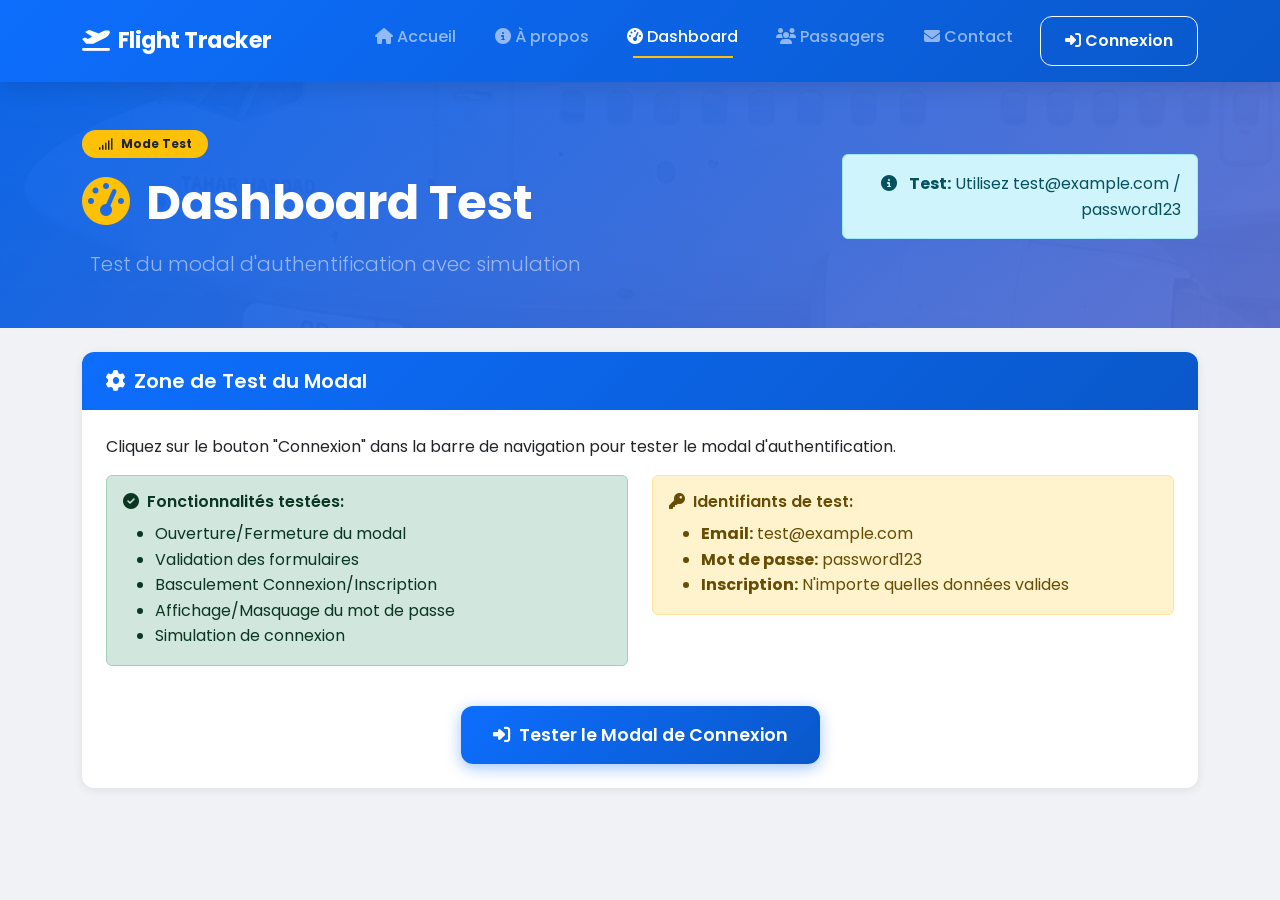
<file: Frontend/dashboard-test.html>
<!DOCTYPE html>
<html lang="fr">
<head>
    <meta charset="UTF-8">
    <meta name="viewport" content="width=device-width, initial-scale=1.0">
    <title>Flight Tracker - Dashboard Test</title>
    <!-- Bootstrap 5 CSS -->
    <link href="https://cdn.jsdelivr.net/npm/bootstrap@5.3.2/dist/css/bootstrap.min.css" rel="stylesheet">
    <!-- Font Awesome -->
    <link rel="stylesheet" href="https://cdnjs.cloudflare.com/ajax/libs/font-awesome/6.4.2/css/all.min.css">
    <!-- DataTables CSS -->
    <link rel="stylesheet" href="https://cdn.datatables.net/1.13.7/css/dataTables.bootstrap5.min.css">
    <!-- Custom CSS -->
    <link rel="stylesheet" href="css/style.css">
    <link rel="stylesheet" href="css/auth-modal.css">
</head>
<body>
    <!-- Navigation -->
    <nav class="navbar navbar-expand-lg navbar-dark bg-primary sticky-top">
        <div class="container">
            <a class="navbar-brand" href="index.html">
                <i class="fas fa-plane-departure me-2"></i>Flight Tracker
            </a>
            <button class="navbar-toggler" type="button" data-bs-toggle="collapse" data-bs-target="#navbarNav">
                <span class="navbar-toggler-icon"></span>
            </button>
            <div class="collapse navbar-collapse" id="navbarNav">
                <ul class="navbar-nav ms-auto">
                    <li class="nav-item">
                        <a class="nav-link" href="index.html"><i class="fas fa-home me-1"></i>Accueil</a>
                    </li>
                    <li class="nav-item">
                        <a class="nav-link" href="about.html"><i class="fas fa-info-circle me-1"></i>À propos</a>
                    </li>
                    <li class="nav-item">
                        <a class="nav-link active" href="dashboard.html"><i class="fas fa-tachometer-alt me-1"></i>Dashboard</a>
                    </li>
                    <li class="nav-item">
                        <a class="nav-link" href="passengers.html"><i class="fas fa-users me-1"></i>Passagers</a>
                    </li>
                    <li class="nav-item">
                        <a class="nav-link" href="contact.html"><i class="fas fa-envelope me-1"></i>Contact</a>
                    </li>
                    <li class="nav-item">
                        <button class="btn btn-outline-light ms-2" data-bs-toggle="modal" data-bs-target="#authModal">
                            <i class="fas fa-sign-in-alt me-1"></i>Connexion
                        </button>
                    </li>
                </ul>
            </div>
        </div>
    </nav>

    <!-- Page Header -->
    <header class="dashboard-header">
        <div class="dashboard-header-bg" style="background-image: url('images/flight/tunisair-boeing-2.jpeg');"></div>
        <div class="dashboard-header-overlay"></div>
        <div class="container position-relative" style="z-index: 2;">
            <div class="row align-items-center py-5">
                <div class="col-lg-8">
                    <span class="badge bg-warning text-dark px-3 py-2 rounded-pill mb-3 animate-pulse">
                        <i class="fas fa-signal me-2"></i>Mode Test
                    </span>
                    <h1 class="display-5 fw-bold text-white mb-3">
                        <i class="fas fa-tachometer-alt me-3 text-warning"></i>Dashboard Test
                    </h1>
                    <p class="lead text-white-50 mb-0">
                        <i class="fas fa-radar me-2"></i>Test du modal d'authentification avec simulation
                    </p>
                </div>
                <div class="col-lg-4 text-lg-end mt-4 mt-lg-0">
                    <div class="alert alert-info">
                        <i class="fas fa-info-circle me-2"></i>
                        <strong>Test:</strong> Utilisez test@example.com / password123
                    </div>
                </div>
            </div>
        </div>
    </header>

    <!-- Main Content -->
    <main class="py-4">
        <div class="container">
            <div class="row">
                <div class="col-12">
                    <div class="card">
                        <div class="card-header bg-primary text-white">
                            <h5 class="mb-0"><i class="fas fa-cog me-2"></i>Zone de Test du Modal</h5>
                        </div>
                        <div class="card-body">
                            <p class="mb-3">Cliquez sur le bouton "Connexion" dans la barre de navigation pour tester le modal d'authentification.</p>
                            
                            <div class="row">
                                <div class="col-md-6">
                                    <div class="alert alert-success">
                                        <h6><i class="fas fa-check-circle me-2"></i>Fonctionnalités testées:</h6>
                                        <ul class="mb-0">
                                            <li>Ouverture/Fermeture du modal</li>
                                            <li>Validation des formulaires</li>
                                            <li>Basculement Connexion/Inscription</li>
                                            <li>Affichage/Masquage du mot de passe</li>
                                            <li>Simulation de connexion</li>
                                        </ul>
                                    </div>
                                </div>
                                <div class="col-md-6">
                                    <div class="alert alert-warning">
                                        <h6><i class="fas fa-key me-2"></i>Identifiants de test:</h6>
                                        <ul class="mb-0">
                                            <li><strong>Email:</strong> test@example.com</li>
                                            <li><strong>Mot de passe:</strong> password123</li>
                                            <li><strong>Inscription:</strong> N'importe quelles données valides</li>
                                        </ul>
                                    </div>
                                </div>
                            </div>
                            
                            <div class="text-center mt-4">
                                <button class="btn btn-primary btn-lg" data-bs-toggle="modal" data-bs-target="#authModal">
                                    <i class="fas fa-sign-in-alt me-2"></i>Tester le Modal de Connexion
                                </button>
                            </div>
                        </div>
                    </div>
                </div>
            </div>
        </div>
    </main>

    <!-- Auth Modal -->
    <div class="modal fade" id="authModal" tabindex="-1" aria-labelledby="authModalLabel" aria-hidden="true">
        <div class="modal-dialog modal-dialog-centered modal-lg">
            <div class="modal-content border-0 shadow-lg">
                <div class="modal-header border-0 bg-transparent position-absolute end-0 top-0 p-3">
                    <button type="button" class="btn-close btn-close-white" data-bs-dismiss="modal" aria-label="Close"></button>
                </div>
                <div class="modal-body p-0">
                    <div class="row g-0">
                        <!-- Left Panel - Illustration -->
                        <div class="col-lg-5 d-none d-lg-block">
                            <div class="auth-illustration h-100 d-flex flex-column justify-content-center align-items-center text-white p-4">
                                <div class="text-center">
                                    <div class="auth-icon mb-4">
                                        <i class="fas fa-plane-departure fa-4x"></i>
                                    </div>
                                    <h3 class="fw-bold mb-3">Bienvenue!</h3>
                                    <p class="mb-4">Accédez à votre tableau de bord pour suivre les vols en temps réel</p>
                                    <div class="floating-elements">
                                        <div class="float-element float-1"><i class="fas fa-cloud"></i></div>
                                        <div class="float-element float-2"><i class="fas fa-globe"></i></div>
                                        <div class="float-element float-3"><i class="fas fa-route"></i></div>
                                    </div>
                                </div>
                            </div>
                        </div>
                        <!-- Right Panel - Forms -->
                        <div class="col-lg-7">
                            <div class="auth-forms p-4 p-lg-5">
                                <!-- Sign In Form -->
                                <div id="signInForm" class="auth-form">
                                    <div class="text-center mb-4">
                                        <h4 class="fw-bold">Connexion</h4>
                                        <p class="text-muted">Accédez à votre espace personnel</p>
                                    </div>
                                    <form novalidate>
                                        <div class="mb-3">
                                            <div class="input-group input-group-lg">
                                                <span class="input-group-text bg-light border-0"><i class="fas fa-envelope text-primary"></i></span>
                                                <input type="email" class="form-control border-0 bg-light" placeholder="Adresse email" required>
                                            </div>
                                        </div>
                                        <div class="mb-3">
                                            <div class="input-group input-group-lg">
                                                <span class="input-group-text bg-light border-0"><i class="fas fa-lock text-primary"></i></span>
                                                <input type="password" class="form-control border-0 bg-light" placeholder="Mot de passe" required>
                                                <button class="btn btn-outline-secondary border-0 bg-light" type="button" id="togglePassword">
                                                    <i class="fas fa-eye"></i>
                                                </button>
                                            </div>
                                        </div>
                                        <div class="d-flex justify-content-between align-items-center mb-4">
                                            <div class="form-check">
                                                <input class="form-check-input" type="checkbox" id="rememberMe">
                                                <label class="form-check-label" for="rememberMe">
                                                    Se souvenir de moi
                                                </label>
                                            </div>
                                            <a href="#" class="text-primary text-decoration-none">Mot de passe oublié?</a>
                                        </div>
                                        <button type="submit" class="btn btn-primary btn-lg w-100 mb-3">
                                            <i class="fas fa-sign-in-alt me-2"></i>Se connecter
                                        </button>
                                        <div class="text-center">
                                            <span class="text-muted">Pas encore de compte?</span>
                                            <a href="#" class="text-primary text-decoration-none" id="showSignUp">S'inscrire</a>
                                        </div>
                                    </form>
                                    <div class="divider my-4">
                                        <span class="bg-white px-3 text-muted">ou</span>
                                    </div>
                                    <div class="social-login">
                                        <button class="btn btn-outline-primary btn-lg w-100 mb-2">
                                            <i class="fab fa-google me-2"></i>Continuer avec Google
                                        </button>
                                        <button class="btn btn-outline-primary btn-lg w-100">
                                            <i class="fab fa-facebook-f me-2"></i>Continuer avec Facebook
                                        </button>
                                    </div>
                                </div>

                                <!-- Sign Up Form -->
                                <div id="signUpForm" class="auth-form" style="display: none;">
                                    <div class="text-center mb-4">
                                        <h4 class="fw-bold">Inscription</h4>
                                        <p class="text-muted">Créez votre compte gratuitement</p>
                                    </div>
                                    <form novalidate>
                                        <div class="row">
                                            <div class="col-md-6 mb-3">
                                                <div class="input-group input-group-lg">
                                                    <span class="input-group-text bg-light border-0"><i class="fas fa-user text-primary"></i></span>
                                                    <input type="text" class="form-control border-0 bg-light" placeholder="Prénom" required>
                                                </div>
                                            </div>
                                            <div class="col-md-6 mb-3">
                                                <div class="input-group input-group-lg">
                                                    <span class="input-group-text bg-light border-0"><i class="fas fa-user text-primary"></i></span>
                                                    <input type="text" class="form-control border-0 bg-light" placeholder="Nom" required>
                                                </div>
                                            </div>
                                        </div>
                                        <div class="mb-3">
                                            <div class="input-group input-group-lg">
                                                <span class="input-group-text bg-light border-0"><i class="fas fa-envelope text-primary"></i></span>
                                                <input type="email" class="form-control border-0 bg-light" placeholder="Adresse email" required>
                                            </div>
                                        </div>
                                        <div class="mb-3">
                                            <div class="input-group input-group-lg">
                                                <span class="input-group-text bg-light border-0"><i class="fas fa-lock text-primary"></i></span>
                                                <input type="password" class="form-control border-0 bg-light" placeholder="Mot de passe" required>
                                                <button class="btn btn-outline-secondary border-0 bg-light" type="button" id="togglePasswordSignUp">
                                                    <i class="fas fa-eye"></i>
                                                </button>
                                            </div>
                                        </div>
                                        <div class="mb-3">
                                            <div class="input-group input-group-lg">
                                                <span class="input-group-text bg-light border-0"><i class="fas fa-lock text-primary"></i></span>
                                                <input type="password" class="form-control border-0 bg-light" placeholder="Confirmer le mot de passe" required>
                                            </div>
                                        </div>
                                        <div class="form-check mb-4">
                                            <input class="form-check-input" type="checkbox" id="agreeTerms" required>
                                            <label class="form-check-label" for="agreeTerms">
                                                J'accepte les <a href="#" class="text-primary">conditions d'utilisation</a> et la <a href="#" class="text-primary">politique de confidentialité</a>
                                            </label>
                                        </div>
                                        <button type="submit" class="btn btn-primary btn-lg w-100 mb-3">
                                            <i class="fas fa-user-plus me-2"></i>S'inscrire
                                        </button>
                                        <div class="text-center">
                                            <span class="text-muted">Déjà un compte?</span>
                                            <a href="#" class="text-primary text-decoration-none" id="showSignIn">Se connecter</a>
                                        </div>
                                    </form>
                                    <div class="divider my-4">
                                        <span class="bg-white px-3 text-muted">ou</span>
                                    </div>
                                    <div class="social-login">
                                        <button class="btn btn-outline-primary btn-lg w-100 mb-2">
                                            <i class="fab fa-google me-2"></i>S'inscrire avec Google
                                        </button>
                                        <button class="btn btn-outline-primary btn-lg w-100">
                                            <i class="fab fa-facebook-f me-2"></i>S'inscrire avec Facebook
                                        </button>
                                    </div>
                                </div>
                            </div>
                        </div>
                    </div>
                </div>
            </div>
        </div>
    </div>

    <!-- Bootstrap JS -->
    <script src="https://cdn.jsdelivr.net/npm/bootstrap@5.3.2/dist/js/bootstrap.bundle.min.js"></script>
    <!-- jQuery -->
    <script src="https://code.jquery.com/jquery-3.7.1.min.js"></script>
    <!-- Custom JS - VERSION TEST -->
    <script src="js/auth-modal-test.js"></script>
</body>
</html>
</file>
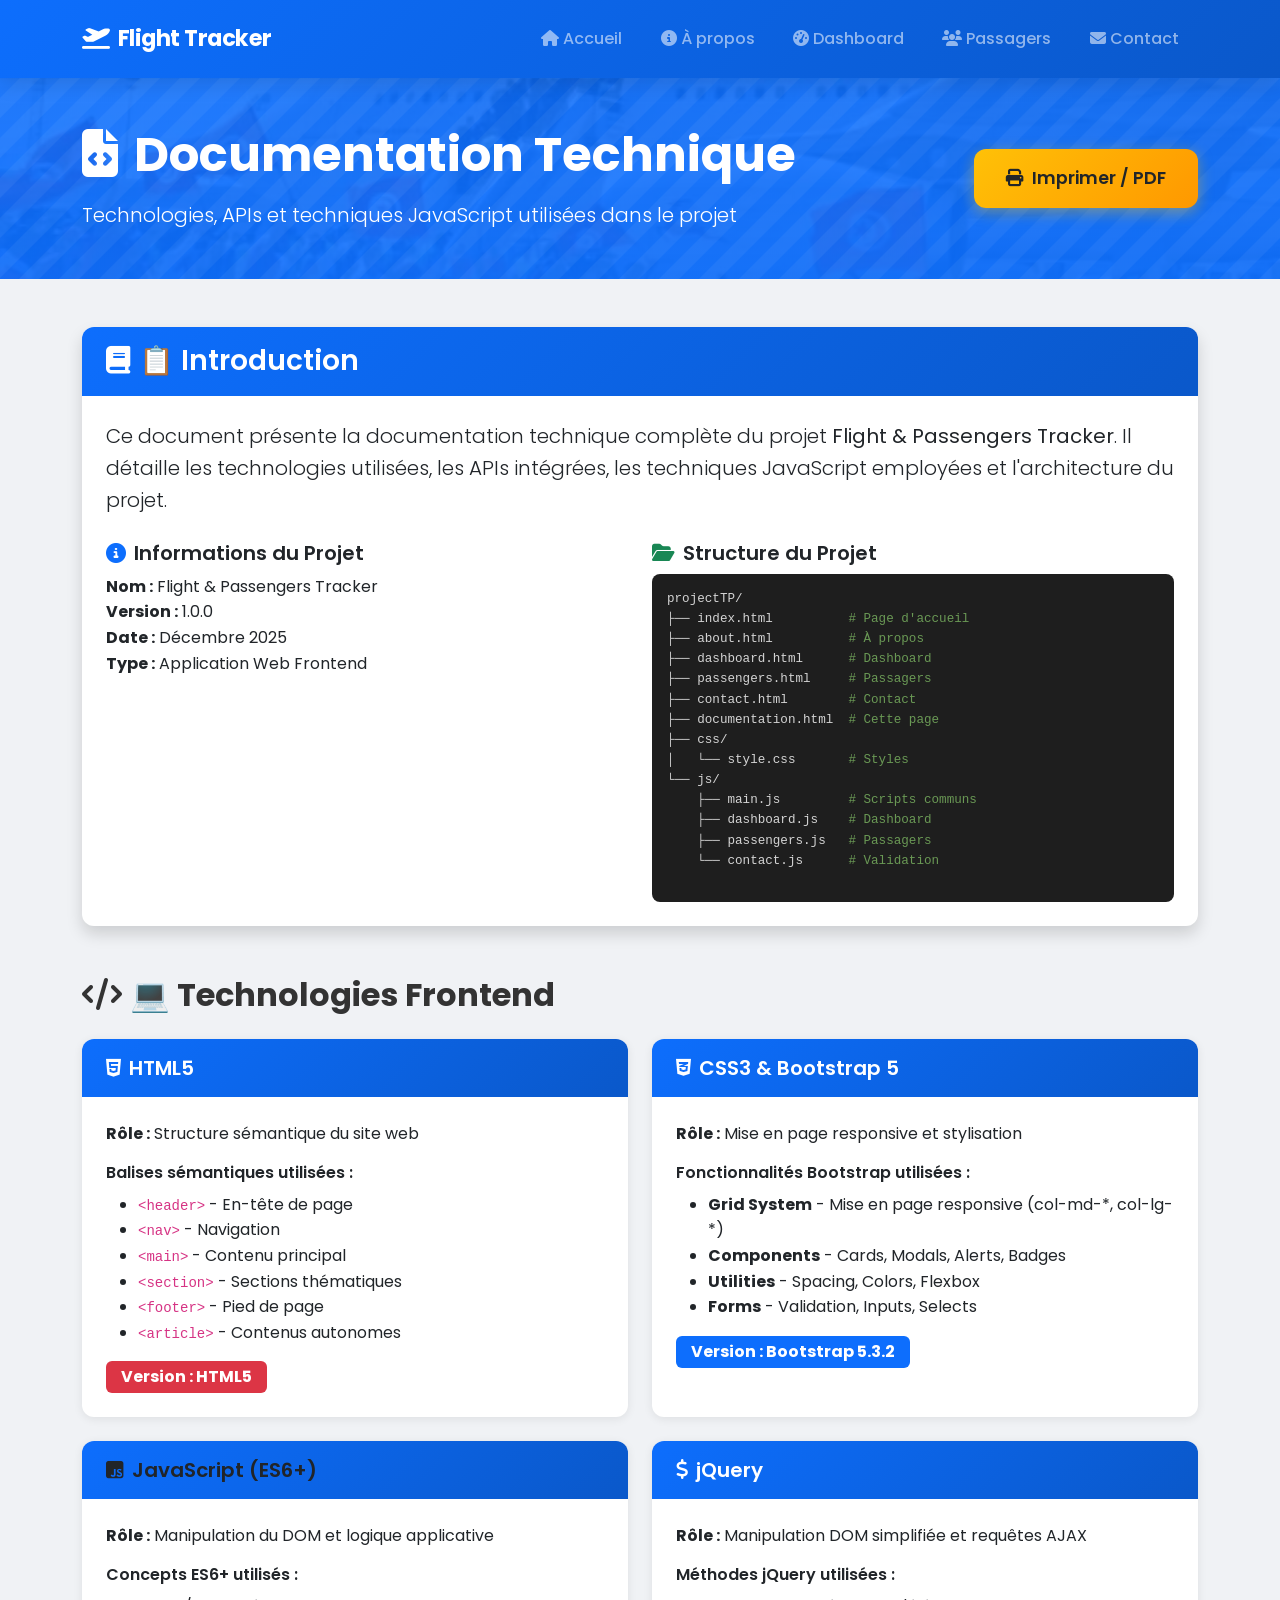
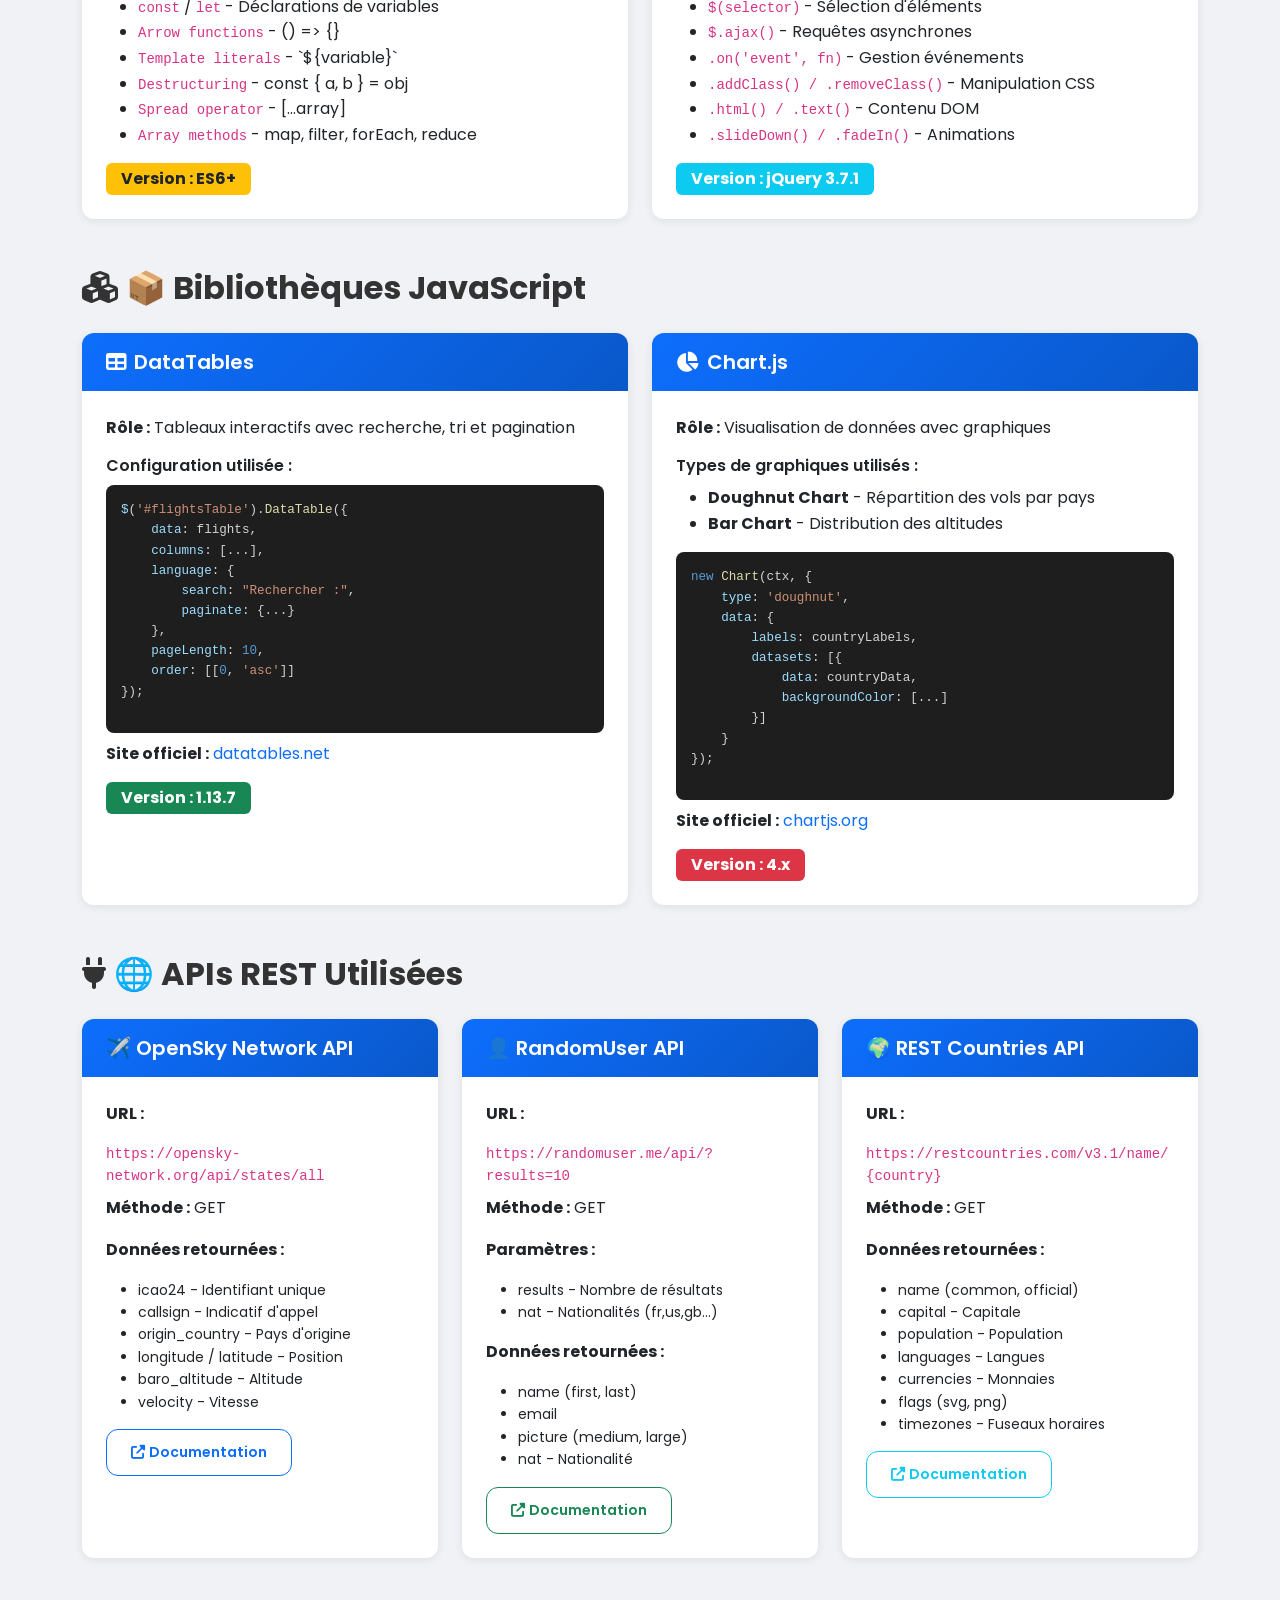
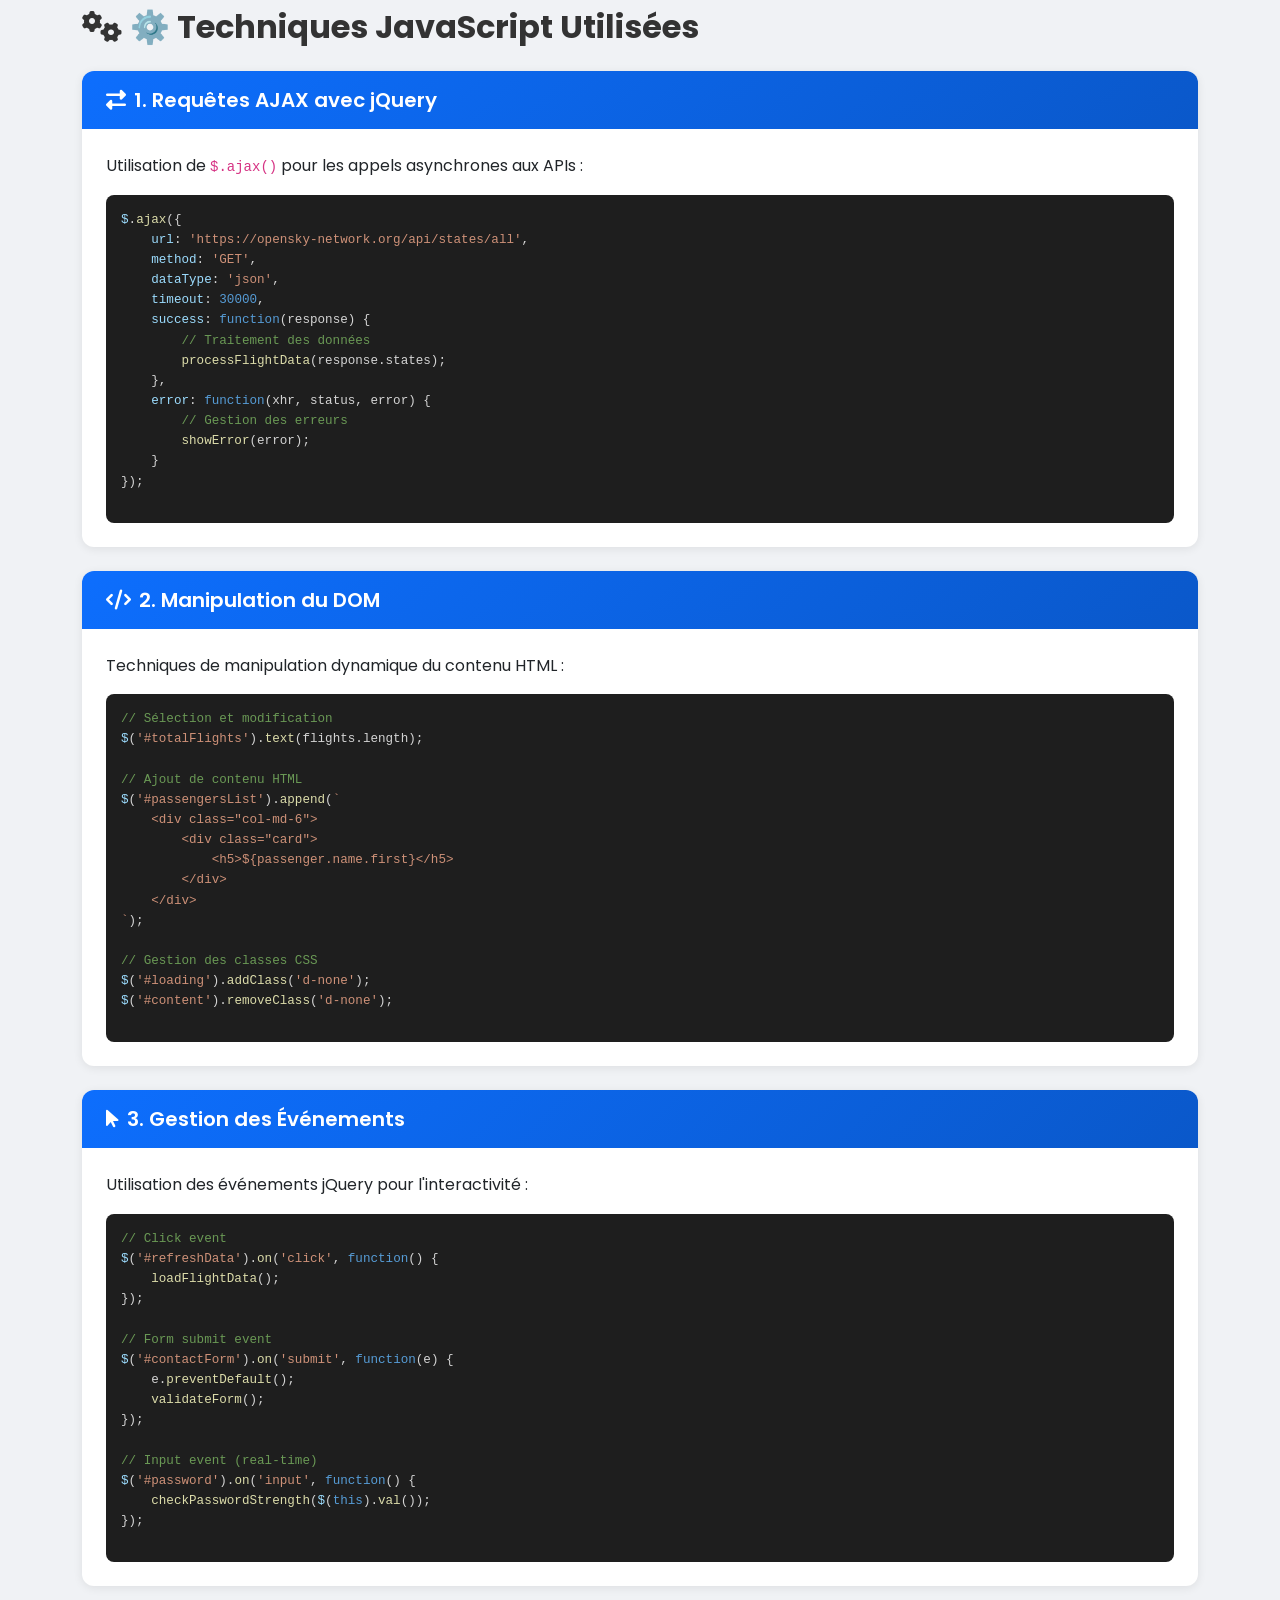
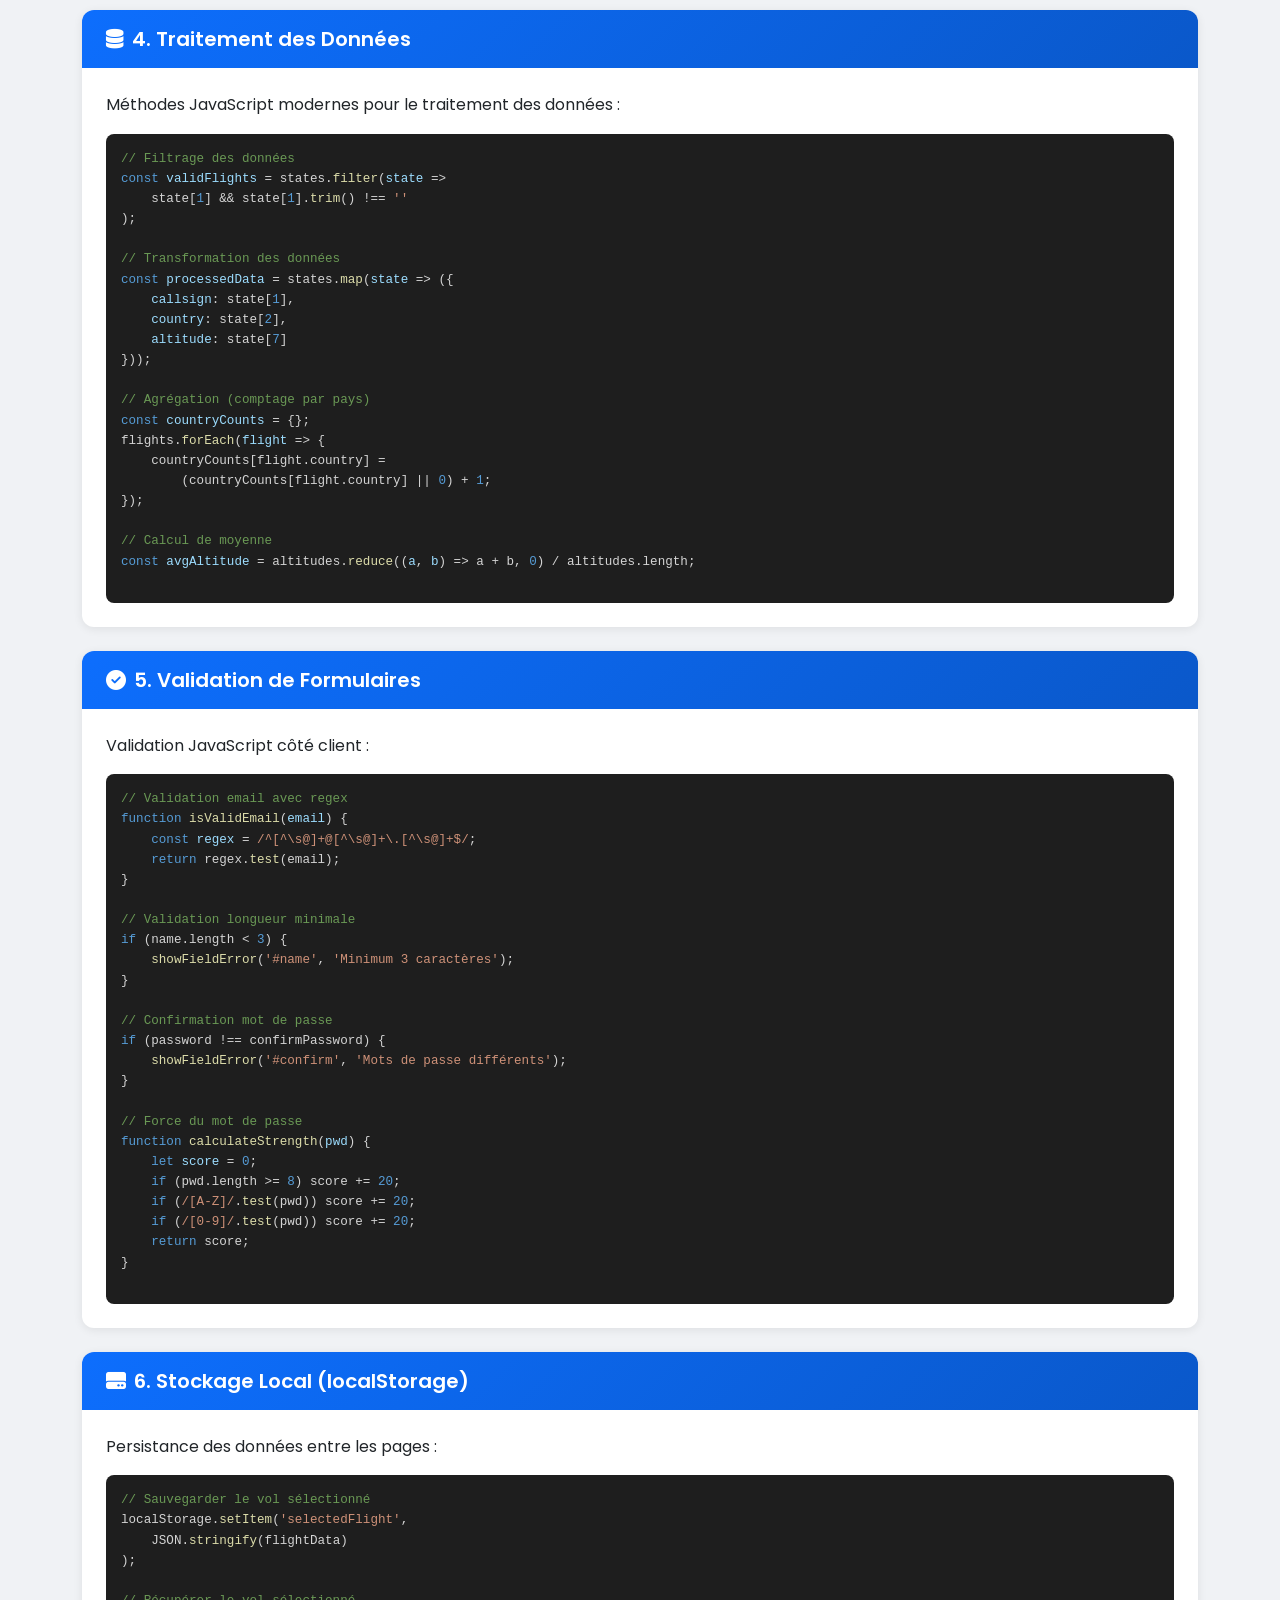
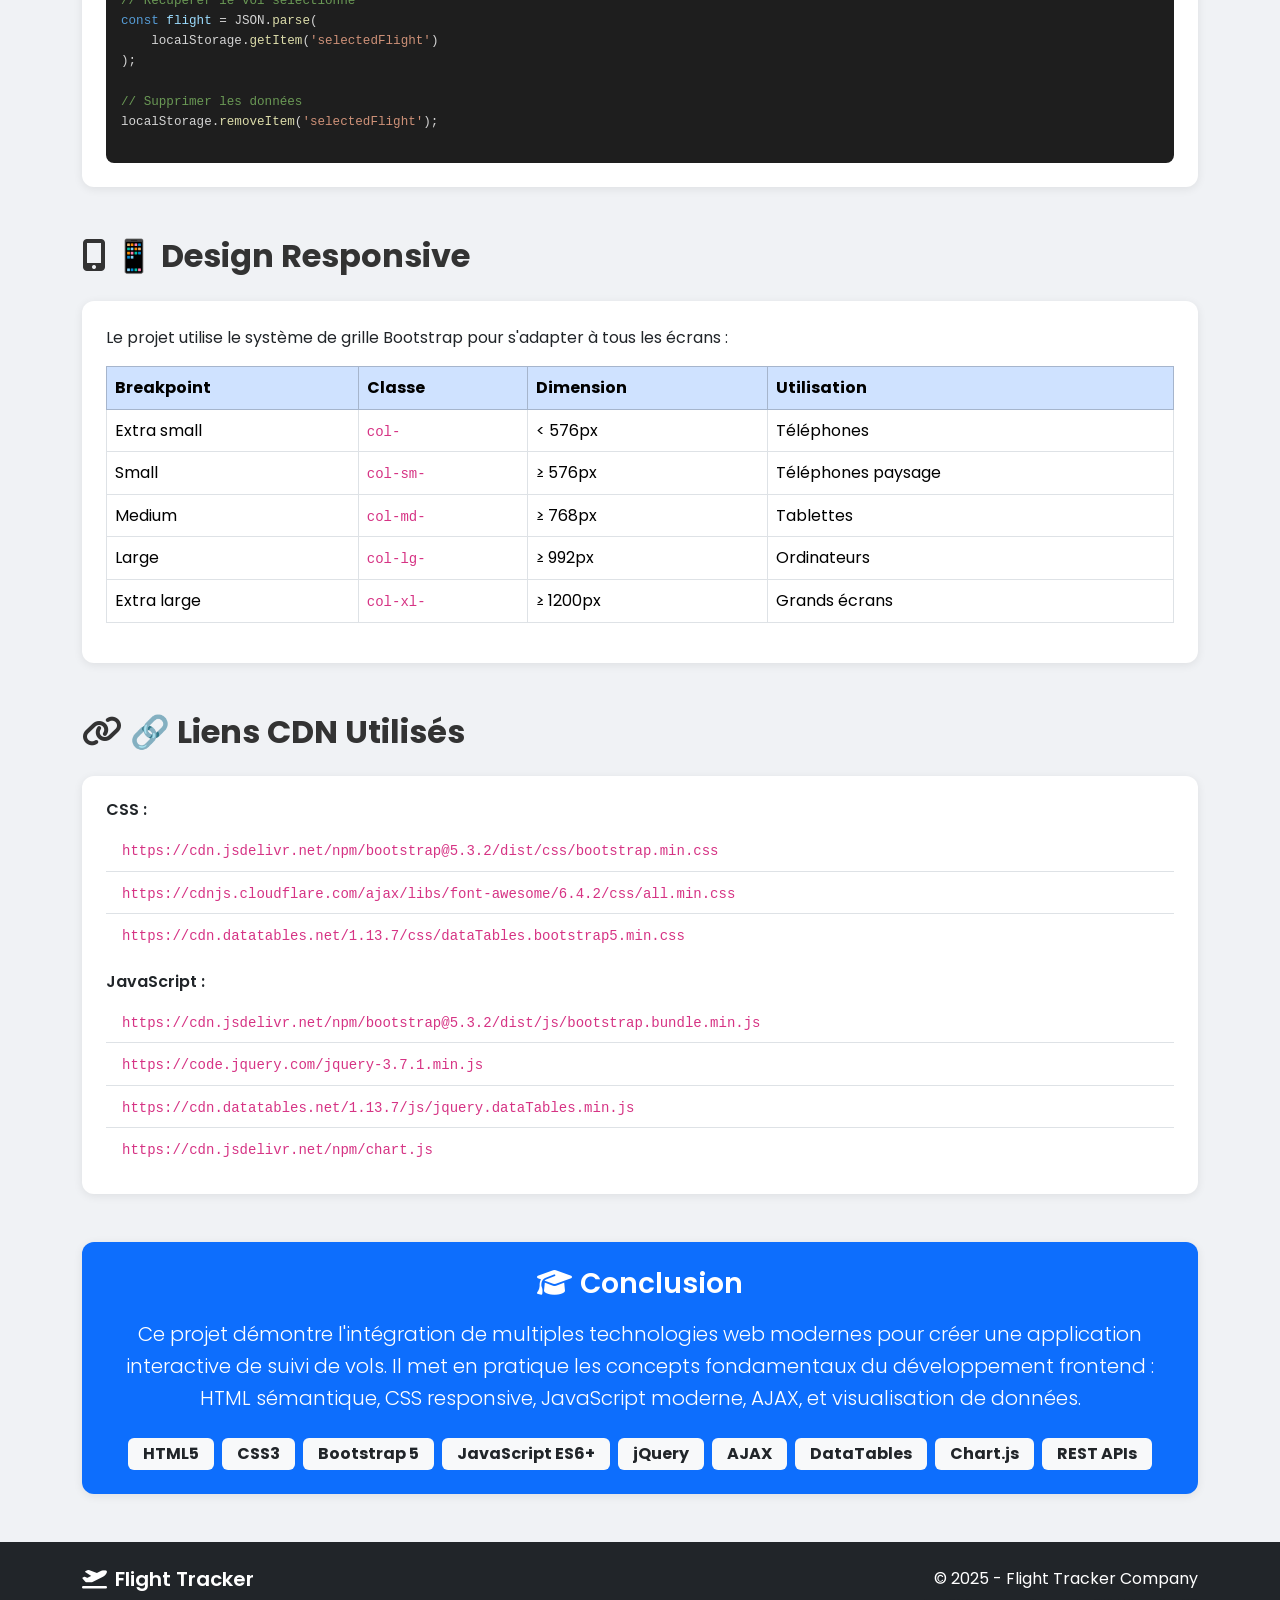
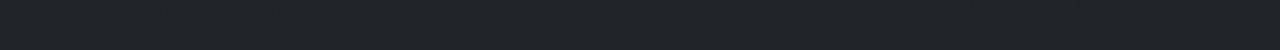
<file: Frontend/documentation.html>
<!DOCTYPE html>
<html lang="fr">
<head>
    <meta charset="UTF-8">
    <meta name="viewport" content="width=device-width, initial-scale=1.0">
    <title>Flight Tracker - Documentation Technique</title>
    <!-- Bootstrap 5 CSS -->
    <link href="https://cdn.jsdelivr.net/npm/bootstrap@5.3.2/dist/css/bootstrap.min.css" rel="stylesheet">
    <!-- Font Awesome -->
    <link rel="stylesheet" href="https://cdnjs.cloudflare.com/ajax/libs/font-awesome/6.4.2/css/all.min.css">
    <!-- Custom CSS -->
    <link rel="stylesheet" href="css/style.css">
    <style>
        .code-block {
            background-color: #1e1e1e;
            color: #d4d4d4;
            padding: 15px;
            border-radius: 8px;
            font-family: 'Consolas', 'Monaco', monospace;
            font-size: 0.9rem;
            overflow-x: auto;
        }
        .code-block .keyword { color: #569cd6; }
        .code-block .string { color: #ce9178; }
        .code-block .function { color: #dcdcaa; }
        .code-block .comment { color: #6a9955; }
        .code-block .variable { color: #9cdcfe; }
        .tech-badge {
            font-size: 1rem;
            padding: 8px 15px;
        }
        @media print {
            .no-print { display: none !important; }
            .card { break-inside: avoid; }
            body { font-size: 12px; }
        }
    </style>
</head>
<body>
    <!-- Navigation -->
    <nav class="navbar navbar-expand-lg navbar-dark bg-primary sticky-top no-print">
        <div class="container">
            <a class="navbar-brand" href="index.html">
                <i class="fas fa-plane-departure me-2"></i>Flight Tracker
            </a>
            <button class="navbar-toggler" type="button" data-bs-toggle="collapse" data-bs-target="#navbarNav">
                <span class="navbar-toggler-icon"></span>
            </button>
            <div class="collapse navbar-collapse" id="navbarNav">
                <ul class="navbar-nav ms-auto">
                    <li class="nav-item">
                        <a class="nav-link" href="index.html"><i class="fas fa-home me-1"></i>Accueil</a>
                    </li>
                    <li class="nav-item">
                        <a class="nav-link" href="about.html"><i class="fas fa-info-circle me-1"></i>À propos</a>
                    </li>
                    <li class="nav-item">
                        <a class="nav-link" href="dashboard.html"><i class="fas fa-tachometer-alt me-1"></i>Dashboard</a>
                    </li>
                    <li class="nav-item">
                        <a class="nav-link" href="passengers.html"><i class="fas fa-users me-1"></i>Passagers</a>
                    </li>
                    <li class="nav-item">
                        <a class="nav-link" href="contact.html"><i class="fas fa-envelope me-1"></i>Contact</a>
                    </li>
                </ul>
            </div>
        </div>
    </nav>

    <!-- Page Header -->
    <header class="page-header bg-primary text-white py-5" style="background-image: linear-gradient(rgba(13, 110, 253, 0.9), rgba(13, 110, 253, 0.95)), url('images/flight/tunisair-news.jpeg'); background-size: cover; background-position: center;">
        <div class="container">
            <div class="row align-items-center">
                <div class="col-lg-8">
                    <h1 class="display-5 fw-bold mb-3">
                        <i class="fas fa-file-code me-3"></i>Documentation Technique
                    </h1>
                    <p class="lead mb-0">Technologies, APIs et techniques JavaScript utilisées dans le projet</p>
                </div>
                <div class="col-lg-4 text-end no-print">
                    <button onclick="window.print()" class="btn btn-warning btn-lg">
                        <i class="fas fa-print me-2"></i>Imprimer / PDF
                    </button>
                </div>
            </div>
        </div>
    </header>

    <!-- Main Content -->
    <main class="py-5">
        <div class="container">
            <!-- Introduction -->
            <section class="mb-5">
                <div class="card border-0 shadow">
                    <div class="card-header bg-dark text-white">
                        <h3 class="mb-0"><i class="fas fa-book me-2"></i>📋 Introduction</h3>
                    </div>
                    <div class="card-body">
                        <p class="lead">
                            Ce document présente la documentation technique complète du projet <strong>Flight & Passengers Tracker</strong>.
                            Il détaille les technologies utilisées, les APIs intégrées, les techniques JavaScript employées et l'architecture du projet.
                        </p>
                        <div class="row mt-4">
                            <div class="col-md-6">
                                <h5><i class="fas fa-info-circle text-primary me-2"></i>Informations du Projet</h5>
                                <ul class="list-unstyled">
                                    <li><strong>Nom :</strong> Flight & Passengers Tracker</li>
                                    <li><strong>Version :</strong> 1.0.0</li>
                                    <li><strong>Date :</strong> Décembre 2025</li>
                                    <li><strong>Type :</strong> Application Web Frontend</li>
                                </ul>
                            </div>
                            <div class="col-md-6">
                                <h5><i class="fas fa-folder-open text-success me-2"></i>Structure du Projet</h5>
                                <div class="code-block">
<pre>projectTP/
├── index.html          <span class="comment"># Page d'accueil</span>
├── about.html          <span class="comment"># À propos</span>
├── dashboard.html      <span class="comment"># Dashboard</span>
├── passengers.html     <span class="comment"># Passagers</span>
├── contact.html        <span class="comment"># Contact</span>
├── documentation.html  <span class="comment"># Cette page</span>
├── css/
│   └── style.css       <span class="comment"># Styles</span>
└── js/
    ├── main.js         <span class="comment"># Scripts communs</span>
    ├── dashboard.js    <span class="comment"># Dashboard</span>
    ├── passengers.js   <span class="comment"># Passagers</span>
    └── contact.js      <span class="comment"># Validation</span></pre>
                                </div>
                            </div>
                        </div>
                    </div>
                </div>
            </section>

            <!-- Technologies Frontend -->
            <section class="mb-5">
                <h2 class="fw-bold mb-4"><i class="fas fa-code me-2"></i>💻 Technologies Frontend</h2>
                <div class="row g-4">
                    <!-- HTML5 -->
                    <div class="col-lg-6">
                        <div class="card h-100 border-danger">
                            <div class="card-header bg-danger text-white">
                                <h5 class="mb-0"><i class="fab fa-html5 me-2"></i>HTML5</h5>
                            </div>
                            <div class="card-body">
                                <p><strong>Rôle :</strong> Structure sémantique du site web</p>
                                <h6>Balises sémantiques utilisées :</h6>
                                <ul>
                                    <li><code>&lt;header&gt;</code> - En-tête de page</li>
                                    <li><code>&lt;nav&gt;</code> - Navigation</li>
                                    <li><code>&lt;main&gt;</code> - Contenu principal</li>
                                    <li><code>&lt;section&gt;</code> - Sections thématiques</li>
                                    <li><code>&lt;footer&gt;</code> - Pied de page</li>
                                    <li><code>&lt;article&gt;</code> - Contenus autonomes</li>
                                </ul>
                                <span class="badge bg-danger tech-badge">Version : HTML5</span>
                            </div>
                        </div>
                    </div>

                    <!-- CSS3 & Bootstrap -->
                    <div class="col-lg-6">
                        <div class="card h-100 border-primary">
                            <div class="card-header bg-primary text-white">
                                <h5 class="mb-0"><i class="fab fa-css3-alt me-2"></i>CSS3 & Bootstrap 5</h5>
                            </div>
                            <div class="card-body">
                                <p><strong>Rôle :</strong> Mise en page responsive et stylisation</p>
                                <h6>Fonctionnalités Bootstrap utilisées :</h6>
                                <ul>
                                    <li><strong>Grid System</strong> - Mise en page responsive (col-md-*, col-lg-*)</li>
                                    <li><strong>Components</strong> - Cards, Modals, Alerts, Badges</li>
                                    <li><strong>Utilities</strong> - Spacing, Colors, Flexbox</li>
                                    <li><strong>Forms</strong> - Validation, Inputs, Selects</li>
                                </ul>
                                <span class="badge bg-primary tech-badge">Version : Bootstrap 5.3.2</span>
                            </div>
                        </div>
                    </div>

                    <!-- JavaScript -->
                    <div class="col-lg-6">
                        <div class="card h-100 border-warning">
                            <div class="card-header bg-warning text-dark">
                                <h5 class="mb-0"><i class="fab fa-js-square me-2"></i>JavaScript (ES6+)</h5>
                            </div>
                            <div class="card-body">
                                <p><strong>Rôle :</strong> Manipulation du DOM et logique applicative</p>
                                <h6>Concepts ES6+ utilisés :</h6>
                                <ul>
                                    <li><code>const</code> / <code>let</code> - Déclarations de variables</li>
                                    <li><code>Arrow functions</code> - () => {}</li>
                                    <li><code>Template literals</code> - `${variable}`</li>
                                    <li><code>Destructuring</code> - const { a, b } = obj</li>
                                    <li><code>Spread operator</code> - [...array]</li>
                                    <li><code>Array methods</code> - map, filter, forEach, reduce</li>
                                </ul>
                                <span class="badge bg-warning text-dark tech-badge">Version : ES6+</span>
                            </div>
                        </div>
                    </div>

                    <!-- jQuery -->
                    <div class="col-lg-6">
                        <div class="card h-100 border-info">
                            <div class="card-header bg-info text-white">
                                <h5 class="mb-0"><i class="fas fa-dollar-sign me-2"></i>jQuery</h5>
                            </div>
                            <div class="card-body">
                                <p><strong>Rôle :</strong> Manipulation DOM simplifiée et requêtes AJAX</p>
                                <h6>Méthodes jQuery utilisées :</h6>
                                <ul>
                                    <li><code>$(selector)</code> - Sélection d'éléments</li>
                                    <li><code>$.ajax()</code> - Requêtes asynchrones</li>
                                    <li><code>.on('event', fn)</code> - Gestion événements</li>
                                    <li><code>.addClass() / .removeClass()</code> - Manipulation CSS</li>
                                    <li><code>.html() / .text()</code> - Contenu DOM</li>
                                    <li><code>.slideDown() / .fadeIn()</code> - Animations</li>
                                </ul>
                                <span class="badge bg-info tech-badge">Version : jQuery 3.7.1</span>
                            </div>
                        </div>
                    </div>
                </div>
            </section>

            <!-- Bibliothèques JavaScript -->
            <section class="mb-5">
                <h2 class="fw-bold mb-4"><i class="fas fa-cubes me-2"></i>📦 Bibliothèques JavaScript</h2>
                <div class="row g-4">
                    <!-- DataTables -->
                    <div class="col-lg-6">
                        <div class="card h-100 border-success">
                            <div class="card-header bg-success text-white">
                                <h5 class="mb-0"><i class="fas fa-table me-2"></i>DataTables</h5>
                            </div>
                            <div class="card-body">
                                <p><strong>Rôle :</strong> Tableaux interactifs avec recherche, tri et pagination</p>
                                <h6>Configuration utilisée :</h6>
                                <div class="code-block">
<pre><span class="variable">$</span>(<span class="string">'#flightsTable'</span>).<span class="function">DataTable</span>({
    <span class="variable">data</span>: flights,
    <span class="variable">columns</span>: [...],
    <span class="variable">language</span>: {
        <span class="variable">search</span>: <span class="string">"Rechercher :"</span>,
        <span class="variable">paginate</span>: {...}
    },
    <span class="variable">pageLength</span>: <span class="keyword">10</span>,
    <span class="variable">order</span>: [[<span class="keyword">0</span>, <span class="string">'asc'</span>]]
});</pre>
                                </div>
                                <p class="mt-2"><strong>Site officiel :</strong> <a href="https://datatables.net/" target="_blank">datatables.net</a></p>
                                <span class="badge bg-success tech-badge">Version : 1.13.7</span>
                            </div>
                        </div>
                    </div>

                    <!-- Chart.js -->
                    <div class="col-lg-6">
                        <div class="card h-100 border-danger">
                            <div class="card-header bg-danger text-white">
                                <h5 class="mb-0"><i class="fas fa-chart-pie me-2"></i>Chart.js</h5>
                            </div>
                            <div class="card-body">
                                <p><strong>Rôle :</strong> Visualisation de données avec graphiques</p>
                                <h6>Types de graphiques utilisés :</h6>
                                <ul>
                                    <li><strong>Doughnut Chart</strong> - Répartition des vols par pays</li>
                                    <li><strong>Bar Chart</strong> - Distribution des altitudes</li>
                                </ul>
                                <div class="code-block">
<pre><span class="keyword">new</span> <span class="function">Chart</span>(ctx, {
    <span class="variable">type</span>: <span class="string">'doughnut'</span>,
    <span class="variable">data</span>: {
        <span class="variable">labels</span>: countryLabels,
        <span class="variable">datasets</span>: [{
            <span class="variable">data</span>: countryData,
            <span class="variable">backgroundColor</span>: [...]
        }]
    }
});</pre>
                                </div>
                                <p class="mt-2"><strong>Site officiel :</strong> <a href="https://www.chartjs.org/" target="_blank">chartjs.org</a></p>
                                <span class="badge bg-danger tech-badge">Version : 4.x</span>
                            </div>
                        </div>
                    </div>
                </div>
            </section>

            <!-- APIs Utilisées -->
            <section class="mb-5">
                <h2 class="fw-bold mb-4"><i class="fas fa-plug me-2"></i>🌐 APIs REST Utilisées</h2>
                <div class="row g-4">
                    <!-- OpenSky Network -->
                    <div class="col-lg-4">
                        <div class="card h-100">
                            <div class="card-header bg-primary text-white">
                                <h5 class="mb-0">✈️ OpenSky Network API</h5>
                            </div>
                            <div class="card-body">
                                <p><strong>URL :</strong></p>
                                <code class="d-block mb-2">https://opensky-network.org/api/states/all</code>
                                <p><strong>Méthode :</strong> GET</p>
                                <p><strong>Données retournées :</strong></p>
                                <ul class="small">
                                    <li>icao24 - Identifiant unique</li>
                                    <li>callsign - Indicatif d'appel</li>
                                    <li>origin_country - Pays d'origine</li>
                                    <li>longitude / latitude - Position</li>
                                    <li>baro_altitude - Altitude</li>
                                    <li>velocity - Vitesse</li>
                                </ul>
                                <a href="https://opensky-network.org/apidoc/" target="_blank" class="btn btn-outline-primary btn-sm">
                                    <i class="fas fa-external-link-alt me-1"></i>Documentation
                                </a>
                            </div>
                        </div>
                    </div>

                    <!-- RandomUser -->
                    <div class="col-lg-4">
                        <div class="card h-100">
                            <div class="card-header bg-success text-white">
                                <h5 class="mb-0">👤 RandomUser API</h5>
                            </div>
                            <div class="card-body">
                                <p><strong>URL :</strong></p>
                                <code class="d-block mb-2">https://randomuser.me/api/?results=10</code>
                                <p><strong>Méthode :</strong> GET</p>
                                <p><strong>Paramètres :</strong></p>
                                <ul class="small">
                                    <li>results - Nombre de résultats</li>
                                    <li>nat - Nationalités (fr,us,gb...)</li>
                                </ul>
                                <p><strong>Données retournées :</strong></p>
                                <ul class="small">
                                    <li>name (first, last)</li>
                                    <li>email</li>
                                    <li>picture (medium, large)</li>
                                    <li>nat - Nationalité</li>
                                </ul>
                                <a href="https://randomuser.me/documentation" target="_blank" class="btn btn-outline-success btn-sm">
                                    <i class="fas fa-external-link-alt me-1"></i>Documentation
                                </a>
                            </div>
                        </div>
                    </div>

                    <!-- REST Countries -->
                    <div class="col-lg-4">
                        <div class="card h-100">
                            <div class="card-header bg-info text-white">
                                <h5 class="mb-0">🌍 REST Countries API</h5>
                            </div>
                            <div class="card-body">
                                <p><strong>URL :</strong></p>
                                <code class="d-block mb-2">https://restcountries.com/v3.1/name/{country}</code>
                                <p><strong>Méthode :</strong> GET</p>
                                <p><strong>Données retournées :</strong></p>
                                <ul class="small">
                                    <li>name (common, official)</li>
                                    <li>capital - Capitale</li>
                                    <li>population - Population</li>
                                    <li>languages - Langues</li>
                                    <li>currencies - Monnaies</li>
                                    <li>flags (svg, png)</li>
                                    <li>timezones - Fuseaux horaires</li>
                                </ul>
                                <a href="https://restcountries.com/" target="_blank" class="btn btn-outline-info btn-sm">
                                    <i class="fas fa-external-link-alt me-1"></i>Documentation
                                </a>
                            </div>
                        </div>
                    </div>
                </div>
            </section>

            <!-- Techniques JavaScript -->
            <section class="mb-5">
                <h2 class="fw-bold mb-4"><i class="fas fa-cogs me-2"></i>⚙️ Techniques JavaScript Utilisées</h2>
                
                <!-- AJAX -->
                <div class="card mb-4">
                    <div class="card-header bg-dark text-white">
                        <h5 class="mb-0"><i class="fas fa-exchange-alt me-2"></i>1. Requêtes AJAX avec jQuery</h5>
                    </div>
                    <div class="card-body">
                        <p>Utilisation de <code>$.ajax()</code> pour les appels asynchrones aux APIs :</p>
                        <div class="code-block">
<pre><span class="variable">$</span>.<span class="function">ajax</span>({
    <span class="variable">url</span>: <span class="string">'https://opensky-network.org/api/states/all'</span>,
    <span class="variable">method</span>: <span class="string">'GET'</span>,
    <span class="variable">dataType</span>: <span class="string">'json'</span>,
    <span class="variable">timeout</span>: <span class="keyword">30000</span>,
    <span class="variable">success</span>: <span class="keyword">function</span>(response) {
        <span class="comment">// Traitement des données</span>
        <span class="function">processFlightData</span>(response.states);
    },
    <span class="variable">error</span>: <span class="keyword">function</span>(xhr, status, error) {
        <span class="comment">// Gestion des erreurs</span>
        <span class="function">showError</span>(error);
    }
});</pre>
                        </div>
                    </div>
                </div>

                <!-- DOM Manipulation -->
                <div class="card mb-4">
                    <div class="card-header bg-dark text-white">
                        <h5 class="mb-0"><i class="fas fa-code me-2"></i>2. Manipulation du DOM</h5>
                    </div>
                    <div class="card-body">
                        <p>Techniques de manipulation dynamique du contenu HTML :</p>
                        <div class="code-block">
<pre><span class="comment">// Sélection et modification</span>
<span class="variable">$</span>(<span class="string">'#totalFlights'</span>).<span class="function">text</span>(flights.length);

<span class="comment">// Ajout de contenu HTML</span>
<span class="variable">$</span>(<span class="string">'#passengersList'</span>).<span class="function">append</span>(<span class="string">`
    &lt;div class="col-md-6"&gt;
        &lt;div class="card"&gt;
            &lt;h5&gt;${passenger.name.first}&lt;/h5&gt;
        &lt;/div&gt;
    &lt;/div&gt;
`</span>);

<span class="comment">// Gestion des classes CSS</span>
<span class="variable">$</span>(<span class="string">'#loading'</span>).<span class="function">addClass</span>(<span class="string">'d-none'</span>);
<span class="variable">$</span>(<span class="string">'#content'</span>).<span class="function">removeClass</span>(<span class="string">'d-none'</span>);</pre>
                        </div>
                    </div>
                </div>

                <!-- Event Handling -->
                <div class="card mb-4">
                    <div class="card-header bg-dark text-white">
                        <h5 class="mb-0"><i class="fas fa-mouse-pointer me-2"></i>3. Gestion des Événements</h5>
                    </div>
                    <div class="card-body">
                        <p>Utilisation des événements jQuery pour l'interactivité :</p>
                        <div class="code-block">
<pre><span class="comment">// Click event</span>
<span class="variable">$</span>(<span class="string">'#refreshData'</span>).<span class="function">on</span>(<span class="string">'click'</span>, <span class="keyword">function</span>() {
    <span class="function">loadFlightData</span>();
});

<span class="comment">// Form submit event</span>
<span class="variable">$</span>(<span class="string">'#contactForm'</span>).<span class="function">on</span>(<span class="string">'submit'</span>, <span class="keyword">function</span>(e) {
    e.<span class="function">preventDefault</span>();
    <span class="function">validateForm</span>();
});

<span class="comment">// Input event (real-time)</span>
<span class="variable">$</span>(<span class="string">'#password'</span>).<span class="function">on</span>(<span class="string">'input'</span>, <span class="keyword">function</span>() {
    <span class="function">checkPasswordStrength</span>(<span class="variable">$</span>(<span class="keyword">this</span>).<span class="function">val</span>());
});</pre>
                        </div>
                    </div>
                </div>

                <!-- Data Processing -->
                <div class="card mb-4">
                    <div class="card-header bg-dark text-white">
                        <h5 class="mb-0"><i class="fas fa-database me-2"></i>4. Traitement des Données</h5>
                    </div>
                    <div class="card-body">
                        <p>Méthodes JavaScript modernes pour le traitement des données :</p>
                        <div class="code-block">
<pre><span class="comment">// Filtrage des données</span>
<span class="keyword">const</span> <span class="variable">validFlights</span> = states.<span class="function">filter</span>(<span class="variable">state</span> => 
    state[<span class="keyword">1</span>] && state[<span class="keyword">1</span>].<span class="function">trim</span>() !== <span class="string">''</span>
);

<span class="comment">// Transformation des données</span>
<span class="keyword">const</span> <span class="variable">processedData</span> = states.<span class="function">map</span>(<span class="variable">state</span> => ({
    <span class="variable">callsign</span>: state[<span class="keyword">1</span>],
    <span class="variable">country</span>: state[<span class="keyword">2</span>],
    <span class="variable">altitude</span>: state[<span class="keyword">7</span>]
}));

<span class="comment">// Agrégation (comptage par pays)</span>
<span class="keyword">const</span> <span class="variable">countryCounts</span> = {};
flights.<span class="function">forEach</span>(<span class="variable">flight</span> => {
    countryCounts[flight.country] = 
        (countryCounts[flight.country] || <span class="keyword">0</span>) + <span class="keyword">1</span>;
});

<span class="comment">// Calcul de moyenne</span>
<span class="keyword">const</span> <span class="variable">avgAltitude</span> = altitudes.<span class="function">reduce</span>((<span class="variable">a</span>, <span class="variable">b</span>) => a + b, <span class="keyword">0</span>) / altitudes.length;</pre>
                        </div>
                    </div>
                </div>

                <!-- Form Validation -->
                <div class="card mb-4">
                    <div class="card-header bg-dark text-white">
                        <h5 class="mb-0"><i class="fas fa-check-circle me-2"></i>5. Validation de Formulaires</h5>
                    </div>
                    <div class="card-body">
                        <p>Validation JavaScript côté client :</p>
                        <div class="code-block">
<pre><span class="comment">// Validation email avec regex</span>
<span class="keyword">function</span> <span class="function">isValidEmail</span>(<span class="variable">email</span>) {
    <span class="keyword">const</span> <span class="variable">regex</span> = <span class="string">/^[^\s@]+@[^\s@]+\.[^\s@]+$/</span>;
    <span class="keyword">return</span> regex.<span class="function">test</span>(email);
}

<span class="comment">// Validation longueur minimale</span>
<span class="keyword">if</span> (name.length < <span class="keyword">3</span>) {
    <span class="function">showFieldError</span>(<span class="string">'#name'</span>, <span class="string">'Minimum 3 caractères'</span>);
}

<span class="comment">// Confirmation mot de passe</span>
<span class="keyword">if</span> (password !== confirmPassword) {
    <span class="function">showFieldError</span>(<span class="string">'#confirm'</span>, <span class="string">'Mots de passe différents'</span>);
}

<span class="comment">// Force du mot de passe</span>
<span class="keyword">function</span> <span class="function">calculateStrength</span>(<span class="variable">pwd</span>) {
    <span class="keyword">let</span> <span class="variable">score</span> = <span class="keyword">0</span>;
    <span class="keyword">if</span> (pwd.length >= <span class="keyword">8</span>) score += <span class="keyword">20</span>;
    <span class="keyword">if</span> (<span class="string">/[A-Z]/</span>.<span class="function">test</span>(pwd)) score += <span class="keyword">20</span>;
    <span class="keyword">if</span> (<span class="string">/[0-9]/</span>.<span class="function">test</span>(pwd)) score += <span class="keyword">20</span>;
    <span class="keyword">return</span> score;
}</pre>
                        </div>
                    </div>
                </div>

                <!-- LocalStorage -->
                <div class="card mb-4">
                    <div class="card-header bg-dark text-white">
                        <h5 class="mb-0"><i class="fas fa-hdd me-2"></i>6. Stockage Local (localStorage)</h5>
                    </div>
                    <div class="card-body">
                        <p>Persistance des données entre les pages :</p>
                        <div class="code-block">
<pre><span class="comment">// Sauvegarder le vol sélectionné</span>
localStorage.<span class="function">setItem</span>(<span class="string">'selectedFlight'</span>, 
    JSON.<span class="function">stringify</span>(flightData)
);

<span class="comment">// Récupérer le vol sélectionné</span>
<span class="keyword">const</span> <span class="variable">flight</span> = JSON.<span class="function">parse</span>(
    localStorage.<span class="function">getItem</span>(<span class="string">'selectedFlight'</span>)
);

<span class="comment">// Supprimer les données</span>
localStorage.<span class="function">removeItem</span>(<span class="string">'selectedFlight'</span>);</pre>
                        </div>
                    </div>
                </div>
            </section>

            <!-- Responsive Design -->
            <section class="mb-5">
                <h2 class="fw-bold mb-4"><i class="fas fa-mobile-alt me-2"></i>📱 Design Responsive</h2>
                <div class="card">
                    <div class="card-body">
                        <p>Le projet utilise le système de grille Bootstrap pour s'adapter à tous les écrans :</p>
                        <div class="table-responsive">
                            <table class="table table-bordered">
                                <thead class="table-primary">
                                    <tr>
                                        <th>Breakpoint</th>
                                        <th>Classe</th>
                                        <th>Dimension</th>
                                        <th>Utilisation</th>
                                    </tr>
                                </thead>
                                <tbody>
                                    <tr>
                                        <td>Extra small</td>
                                        <td><code>col-</code></td>
                                        <td>&lt; 576px</td>
                                        <td>Téléphones</td>
                                    </tr>
                                    <tr>
                                        <td>Small</td>
                                        <td><code>col-sm-</code></td>
                                        <td>≥ 576px</td>
                                        <td>Téléphones paysage</td>
                                    </tr>
                                    <tr>
                                        <td>Medium</td>
                                        <td><code>col-md-</code></td>
                                        <td>≥ 768px</td>
                                        <td>Tablettes</td>
                                    </tr>
                                    <tr>
                                        <td>Large</td>
                                        <td><code>col-lg-</code></td>
                                        <td>≥ 992px</td>
                                        <td>Ordinateurs</td>
                                    </tr>
                                    <tr>
                                        <td>Extra large</td>
                                        <td><code>col-xl-</code></td>
                                        <td>≥ 1200px</td>
                                        <td>Grands écrans</td>
                                    </tr>
                                </tbody>
                            </table>
                        </div>
                    </div>
                </div>
            </section>

            <!-- Liens CDN -->
            <section class="mb-5">
                <h2 class="fw-bold mb-4"><i class="fas fa-link me-2"></i>🔗 Liens CDN Utilisés</h2>
                <div class="card">
                    <div class="card-body">
                        <h6>CSS :</h6>
                        <ul class="list-group list-group-flush mb-3">
                            <li class="list-group-item">
                                <code>https://cdn.jsdelivr.net/npm/bootstrap@5.3.2/dist/css/bootstrap.min.css</code>
                            </li>
                            <li class="list-group-item">
                                <code>https://cdnjs.cloudflare.com/ajax/libs/font-awesome/6.4.2/css/all.min.css</code>
                            </li>
                            <li class="list-group-item">
                                <code>https://cdn.datatables.net/1.13.7/css/dataTables.bootstrap5.min.css</code>
                            </li>
                        </ul>
                        <h6>JavaScript :</h6>
                        <ul class="list-group list-group-flush">
                            <li class="list-group-item">
                                <code>https://cdn.jsdelivr.net/npm/bootstrap@5.3.2/dist/js/bootstrap.bundle.min.js</code>
                            </li>
                            <li class="list-group-item">
                                <code>https://code.jquery.com/jquery-3.7.1.min.js</code>
                            </li>
                            <li class="list-group-item">
                                <code>https://cdn.datatables.net/1.13.7/js/jquery.dataTables.min.js</code>
                            </li>
                            <li class="list-group-item">
                                <code>https://cdn.jsdelivr.net/npm/chart.js</code>
                            </li>
                        </ul>
                    </div>
                </div>
            </section>

            <!-- Conclusion -->
            <section>
                <div class="card bg-primary text-white">
                    <div class="card-body p-4 text-center">
                        <h3 class="mb-3"><i class="fas fa-graduation-cap me-2"></i>Conclusion</h3>
                        <p class="lead mb-4">
                            Ce projet démontre l'intégration de multiples technologies web modernes pour créer une application 
                            interactive de suivi de vols. Il met en pratique les concepts fondamentaux du développement frontend : 
                            HTML sémantique, CSS responsive, JavaScript moderne, AJAX, et visualisation de données.
                        </p>
                        <div class="d-flex justify-content-center gap-2 flex-wrap">
                            <span class="badge bg-light text-dark tech-badge">HTML5</span>
                            <span class="badge bg-light text-dark tech-badge">CSS3</span>
                            <span class="badge bg-light text-dark tech-badge">Bootstrap 5</span>
                            <span class="badge bg-light text-dark tech-badge">JavaScript ES6+</span>
                            <span class="badge bg-light text-dark tech-badge">jQuery</span>
                            <span class="badge bg-light text-dark tech-badge">AJAX</span>
                            <span class="badge bg-light text-dark tech-badge">DataTables</span>
                            <span class="badge bg-light text-dark tech-badge">Chart.js</span>
                            <span class="badge bg-light text-dark tech-badge">REST APIs</span>
                        </div>
                    </div>
                </div>
            </section>
        </div>
    </main>

    <!-- Footer -->
    <footer class="bg-dark text-white py-4 no-print">
        <div class="container">
            <div class="row">
                <div class="col-md-6">
                    <h5><i class="fas fa-plane-departure me-2"></i>Flight Tracker</h5>
                    <p class="text-muted mb-0">Documentation Technique - Version 1.0</p>
                </div>
                <div class="col-md-6 text-md-end">
                    <p class="mb-0">&copy; 2025 - Flight Tracker Company</p>
                    <small class="text-muted">raslen.2907@gmail.com | +216 56 749 482</small>
                </div>
            </div>
        </div>
    </footer>

    <!-- Bootstrap JS -->
    <script src="https://cdn.jsdelivr.net/npm/bootstrap@5.3.2/dist/js/bootstrap.bundle.min.js"></script>
    <!-- jQuery -->
    <script src="https://code.jquery.com/jquery-3.7.1.min.js"></script>
</body>
</html>
</file>
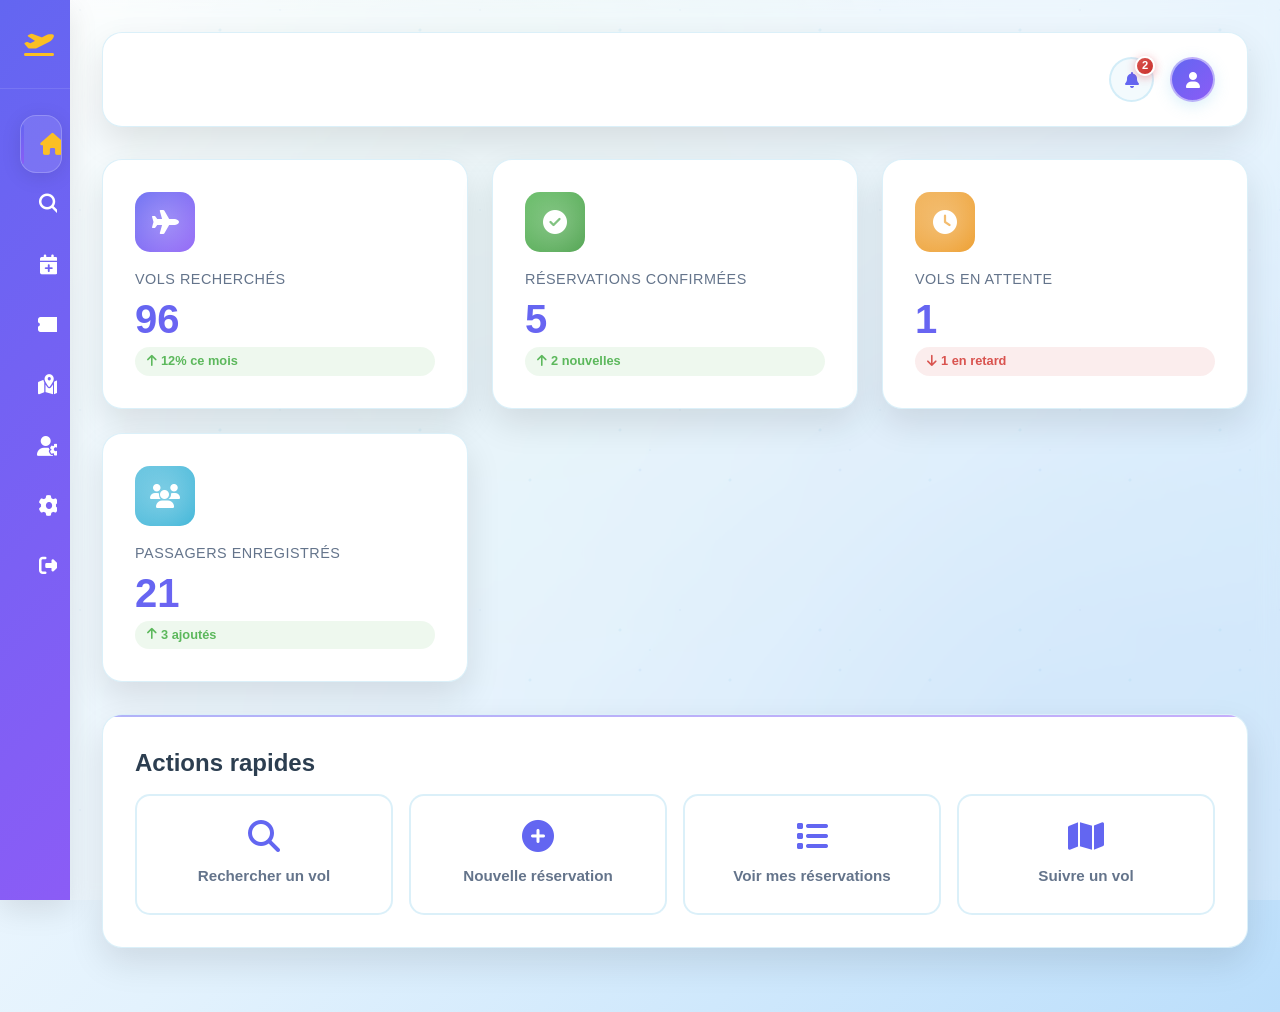
<file: Frontend/user-dashboard.html>
<!DOCTYPE html>
<html lang="fr">
<head>
    <meta charset="UTF-8">
    <meta name="viewport" content="width=device-width, initial-scale=1.0">
    <title>Flight Tracker - Dashboard Utilisateur</title>
    <!-- Bootstrap 5 CSS -->
    <link href="https://cdn.jsdelivr.net/npm/bootstrap@5.3.2/dist/css/bootstrap.min.css" rel="stylesheet">
    <!-- Font Awesome -->
    <link rel="stylesheet" href="https://cdnjs.cloudflare.com/ajax/libs/font-awesome/6.4.2/css/all.min.css">
    <!-- Custom CSS -->
    <link rel="stylesheet" href="css/style.css">
    <style>
        :root {
            --sidebar-width: 280px;
            --sidebar-collapsed-width: 70px;
            --primary-color: #6366f1;
            --secondary-color: #8b5cf6;
            --primary-gradient: linear-gradient(135deg, #6366f1 0%, #8b5cf6 100%);
            --secondary-gradient: linear-gradient(135deg, #4A90E2 0%, #357ABD 100%);
            --success-gradient: linear-gradient(135deg, #5CB85C 0%, #449D44 100%);
            --danger-gradient: linear-gradient(135deg, #D9534F 0%, #C9302C 100%);
            --warning-gradient: linear-gradient(135deg, #F0AD4E 0%, #EC971F 100%);
            --info-gradient: linear-gradient(135deg, #5BC0DE 0%, #31B0D5 100%);
            --dark-gradient: linear-gradient(135deg, #2C3E50 0%, #34495E 100%);
            --card-shadow: 0 10px 30px rgba(0, 0, 0, 0.1);
            --hover-shadow: 0 15px 40px rgba(0, 0, 0, 0.15);
            --neon-glow: 0 0 20px rgba(135, 206, 235, 0.5);
            --glass-bg: rgba(255, 255, 255, 0.9);
            --glass-border: rgba(255, 255, 255, 0.3);
            --bg-primary: #ffffff;
            --bg-secondary: #f8fafc;
            --bg-card: #ffffff;
            --text-primary: #2c3e50;
            --text-secondary: #64748b;
            --accent-color: #4A90E2;
            --accent-hover: #357ABD;
        }

        * {
            margin: 0;
            padding: 0;
            box-sizing: border-box;
        }

        body {
            font-family: 'Inter', -apple-system, BlinkMacSystemFont, 'Segoe UI', Roboto, sans-serif;
            background: linear-gradient(135deg, #ffffff 0%, #e3f2fd 50%, #bbdefb 100%);
            color: var(--text-primary);
            min-height: 100vh;
            margin: 0;
            padding: 0;
            position: relative;
            overflow-x: hidden;
            line-height: 1.6;
        }

        body::before {
            content: '';
            position: fixed;
            top: 0;
            left: 0;
            width: 100%;
            height: 100%;
            background: 
                radial-gradient(circle at 20% 50%, rgba(135, 206, 235, 0.1) 0%, transparent 50%),
                radial-gradient(circle at 80% 80%, rgba(74, 144, 226, 0.1) 0%, transparent 50%),
                radial-gradient(circle at 40% 20%, rgba(92, 184, 92, 0.05) 0%, transparent 50%);
            pointer-events: none;
            z-index: -1;
        }

        /* Animated background particles */
        body::after {
            content: '';
            position: fixed;
            top: 0;
            left: 0;
            width: 100%;
            height: 100%;
            background-image: 
                radial-gradient(2px 2px at 20px 30px, rgba(135, 206, 235, 0.2), transparent),
                radial-gradient(2px 2px at 40px 70px, rgba(74, 144, 226, 0.1), transparent),
                radial-gradient(1px 1px at 50px 50px, rgba(135, 206, 235, 0.2), transparent),
                radial-gradient(1px 1px at 80px 10px, rgba(74, 144, 226, 0.1), transparent),
                radial-gradient(2px 2px at 130px 80px, rgba(135, 206, 235, 0.2), transparent);
            background-repeat: repeat;
            background-size: 200px 200px;
            animation: sparkle 20s linear infinite;
            pointer-events: none;
            z-index: -1;
        }

        @keyframes sparkle {
            0% { transform: translateY(0px); }
            100% { transform: translateY(-200px); }
        }

        /* Sidebar Styles - Premium Design */
        /* Modern Hover-based Sidebar Collapse */
        .sidebar {
            position: fixed;
            top: 0;
            left: 0;
            height: 100vh;
            width: var(--sidebar-width);
            background: var(--primary-gradient);
            box-shadow: var(--card-shadow);
            transition: all 0.4s cubic-bezier(0.4, 0, 0.2, 1);
            z-index: 1000;
            overflow-y: auto;
            overflow-x: hidden;
        }

        .sidebar:hover {
            width: var(--sidebar-width);
        }

        .sidebar:not(:hover) {
            width: var(--sidebar-collapsed-width);
        }

        .sidebar::-webkit-scrollbar {
            width: 4px;
        }

        .sidebar::-webkit-scrollbar-track {
            background: transparent;
        }

        .sidebar::-webkit-scrollbar-thumb {
            background: rgba(135, 206, 235, 0.3);
            border-radius: 2px;
        }

        .sidebar::-webkit-scrollbar-thumb:hover {
            background: rgba(135, 206, 235, 0.5);
        }

        .sidebar-header {
            padding: 2rem 1.5rem;
            border-bottom: 1px solid rgba(255, 255, 255, 0.1);
            display: flex;
            align-items: center;
            justify-content: space-between;
            overflow: hidden;
        }

        .sidebar-brand {
            display: flex;
            align-items: center;
            gap: 0.75rem;
            color: white;
            text-decoration: none;
            font-weight: 700;
            font-size: 1.25rem;
            transition: all 0.3s ease;
        }

        .sidebar-brand i {
            font-size: 1.5rem;
            color: #fbbf24;
        }

        .sidebar-brand span {
            transition: all 0.3s ease;
        }

        /* Hide text when not hovering */
        .sidebar:not(:hover) .sidebar-brand span {
            display: none;
        }

        .sidebar:not(:hover) .sidebar-text {
            opacity: 0;
            visibility: hidden;
            transform: translateX(-10px);
        }

        .sidebar:not(:hover) .sidebar-badge {
            display: none;
        }

        .sidebar:not(:hover) .sidebar-section-title {
            display: none;
        }

        /* Remove toggle button styles */

        /* Sidebar Navigation - Premium Design */
        .sidebar-nav {
            padding: 1.5rem 0;
        }

        .sidebar-menu {
            list-style: none;
            padding: 0;
            margin: 0;
        }

        .sidebar-item {
            margin: 0.125rem 1rem;
            position: relative;
        }

        .sidebar-link {
            display: flex;
            align-items: center;
            gap: 1rem;
            padding: 1rem 1.25rem;
            color: var(--text-secondary);
            text-decoration: none;
            border-radius: 16px;
            transition: all 0.3s cubic-bezier(0.4, 0, 0.2, 1);
            position: relative;
            overflow: hidden;
            font-weight: 500;
            font-size: 0.95rem;
            border: 1px solid transparent;
        }

        .sidebar-link::before {
            content: '';
            position: absolute;
            top: 0;
            left: -100%;
            width: 100%;
            height: 100%;
            background: linear-gradient(90deg, transparent, rgba(135, 206, 235, 0.1), transparent);
            transition: left 0.6s ease;
        }

        .sidebar-link::after {
            content: '';
            position: absolute;
            top: 50%;
            left: 0;
            width: 3px;
            height: 0;
            background: var(--primary-gradient);
            border-radius: 0 2px 2px 0;
            transition: all 0.3s ease;
            transform: translateY(-50%);
        }

        .sidebar-link:hover::before,
        .sidebar-link.active::before {
            left: 100%;
        }

        .sidebar-link:hover,
        .sidebar-link.active {
            color: white;
            background: rgba(255, 255, 255, 0.1);
            transform: translateX(4px);
            border-color: rgba(255, 255, 255, 0.2);
            box-shadow: 0 4px 20px rgba(0, 0, 0, 0.1);
        }

        .sidebar-link.active::after {
            height: 70%;
            left: 0;
        }

        .sidebar-link i {
            font-size: 1.25rem;
            min-width: 24px;
            text-align: center;
            color: white;
        }

        .sidebar-link:hover i,
        .sidebar-link.active i {
            color: #fbbf24;
            transform: scale(1.1);
        }

        .sidebar-text {
            transition: all 0.3s ease;
            white-space: nowrap;
            font-weight: 600;
            color: white;
        }

        .sidebar-badge {
            margin-left: auto;
            background: var(--primary-gradient);
            color: white;
            padding: 0.25rem 0.6rem;
            border-radius: 12px;
            font-size: 0.7rem;
            font-weight: 700;
            transition: all 0.3s ease;
            box-shadow: 0 2px 8px rgba(135, 206, 235, 0.3);
            border: 1px solid rgba(255, 255, 255, 0.2);
            animation: badge-pulse 2s ease-in-out infinite;
            min-width: 20px;
            text-align: center;
        }

        @keyframes badge-pulse {
            0%, 100% { transform: scale(1); }
            50% { transform: scale(1.05); }
        }

        .sidebar-link:hover .sidebar-badge {
            transform: scale(1.1);
            box-shadow: 0 4px 12px rgba(135, 206, 235, 0.4);
        }
        .sidebar-divider {
            height: 1px;
            background: linear-gradient(90deg, transparent, rgba(255, 255, 255, 0.2), transparent);
            margin: 1.5rem 1rem;
            opacity: 0.5;
        }

        /* Sidebar Section Title */
        .sidebar-section-title {
            padding: 0.5rem 1.5rem;
            font-size: 0.75rem;
            font-weight: 700;
            text-transform: uppercase;
            letter-spacing: 1px;
            color: rgba(255, 255, 255, 0.7);
            margin-top: 1rem;
        }

        /* Main Content - Adjust for hover-based sidebar */
        .main-content {
            margin-left: var(--sidebar-collapsed-width);
            min-height: 100vh;
            transition: margin-left 0.4s cubic-bezier(0.4, 0, 0.2, 1);
            padding: 2rem;
            position: relative;
        }

        .main-content::before {
            content: '';
            position: fixed;
            top: 0;
            left: var(--sidebar-collapsed-width);
            right: 0;
            bottom: 0;
            background: rgba(255, 255, 255, 0.3);
            backdrop-filter: blur(10px);
            z-index: -1;
            transition: left 0.4s cubic-bezier(0.4, 0, 0.2, 1);
        }

        /* Expand content when sidebar is hovered */
        .sidebar:hover ~ .main-content,
        .sidebar:hover + .main-content {
            margin-left: var(--sidebar-width);
        }

        .sidebar:hover ~ .main-content::before,
        .sidebar:hover + .main-content::before {
            left: var(--sidebar-width);
        }

        /* Top Navigation */
        .top-nav {
            background: white;
            backdrop-filter: blur(20px);
            -webkit-backdrop-filter: blur(20px);
            border-radius: 20px;
            padding: 1.5rem 2rem;
            box-shadow: 0 15px 35px rgba(0, 0, 0, 0.1), inset 0 1px 0 rgba(255, 255, 255, 0.6);
            margin-bottom: 2rem;
            display: flex;
            justify-content: space-between;
            align-items: center;
            border: 1px solid rgba(135, 206, 235, 0.3);
            position: relative;
            overflow: hidden;
        }

        .top-nav::before {
            content: '';
            position: absolute;
            top: 0;
            left: -100%;
            width: 100%;
            height: 100%;
            background: linear-gradient(90deg, transparent, rgba(135, 206, 235, 0.05), transparent);
            transition: left 1s ease;
        }

        .top-nav:hover::before {
            left: 100%;
        }

        .search-bar {
            position: relative;
            flex: 1;
            max-width: 400px;
        }

        .search-bar input {
            width: 100%;
            padding: 0.875rem 1rem 0.875rem 3.5rem;
            border: 2px solid rgba(135, 206, 235, 0.3);
            border-radius: 30px;
            font-size: 0.9rem;
            transition: all 0.3s ease;
            background: rgba(255, 255, 255, 0.8);
            backdrop-filter: blur(10px);
            color: var(--text-primary);
        }

        .search-bar input:focus {
            outline: none;
            border-color: var(--accent-color);
            box-shadow: 0 0 0 6px rgba(135, 206, 235, 0.15), 0 8px 25px rgba(135, 206, 235, 0.2);
            background: white;
            transform: scale(1.02);
        }

        .search-bar input::placeholder {
            color: var(--text-secondary);
            font-style: italic;
        }

        .search-bar i {
            position: absolute;
            left: 1rem;
            top: 50%;
            transform: translateY(-50%);
            color: var(--text-secondary);
        }

        .user-menu {
            display: flex;
            align-items: center;
            gap: 1rem;
        }

        .notification-btn {
            position: relative;
            background: rgba(135, 206, 235, 0.1);
            border: 2px solid rgba(135, 206, 235, 0.3);
            width: 45px;
            height: 45px;
            border-radius: 50%;
            display: flex;
            align-items: center;
            justify-content: center;
            cursor: pointer;
            transition: all 0.3s ease;
            backdrop-filter: blur(10px);
            color: var(--primary-color);
        }

        .notification-btn:hover {
            background: rgba(135, 206, 235, 0.2);
            transform: scale(1.1) rotate(15deg);
            box-shadow: 0 8px 25px rgba(135, 206, 235, 0.3);
        }

        .notification-btn:active {
            transform: scale(0.95);
        }

        .notification-badge {
            position: absolute;
            top: -3px;
            right: -3px;
            background: var(--danger-gradient);
            color: white;
            width: 20px;
            height: 20px;
            border-radius: 50%;
            display: flex;
            align-items: center;
            justify-content: center;
            font-size: 0.7rem;
            font-weight: 600;
            box-shadow: 0 2px 10px rgba(220, 53, 69, 0.4);
            border: 2px solid white;
            animation: notification-bounce 2s ease-in-out infinite;
        }

        @keyframes notification-bounce {
            0%, 100% { transform: scale(1); }
            50% { transform: scale(1.2); }
        }

        .user-avatar {
            width: 45px;
            height: 45px;
            border-radius: 50%;
            background: var(--primary-gradient);
            display: flex;
            align-items: center;
            justify-content: center;
            color: white;
            font-weight: 600;
            cursor: pointer;
            transition: all 0.3s ease;
            box-shadow: 0 4px 15px rgba(135, 206, 235, 0.3);
            border: 2px solid rgba(255, 255, 255, 0.5);
        }

        .user-avatar:hover {
            transform: scale(1.1) rotate(-5deg);
            box-shadow: 0 8px 25px rgba(135, 206, 235, 0.5);
        }

        /* Dashboard Cards */
        .dashboard-grid {
            display: grid;
            grid-template-columns: repeat(auto-fit, minmax(280px, 1fr));
            gap: 1.5rem;
            margin-bottom: 2rem;
        }

        .dashboard-grid .dashboard-card {
            min-height: 180px;
            display: flex;
            flex-direction: column;
            justify-content: space-between;
        }

        .dashboard-card {
            background: white;
            backdrop-filter: blur(20px);
            -webkit-backdrop-filter: blur(20px);
            border-radius: 20px;
            padding: 2rem;
            box-shadow: 0 15px 35px rgba(0, 0, 0, 0.1), inset 0 1px 0 rgba(255, 255, 255, 0.6);
            border: 1px solid rgba(135, 206, 235, 0.3);
            transition: all 0.4s cubic-bezier(0.4, 0, 0.2, 1);
            position: relative;
            overflow: hidden;
        }

        .dashboard-card::before {
            content: '';
            position: absolute;
            top: 0;
            left: 0;
            right: 0;
            height: 4px;
            background: var(--primary-gradient);
            transform: scaleX(0);
            transition: transform 0.3s ease;
        }

        .dashboard-card::after {
            content: '';
            position: absolute;
            top: -50%;
            left: -50%;
            width: 200%;
            height: 200%;
            background: radial-gradient(circle, rgba(135, 206, 235, 0.05) 0%, transparent 70%);
            opacity: 0;
            transition: opacity 0.3s ease;
            pointer-events: none;
        }

        .dashboard-card:hover {
            transform: translateY(-10px) scale(1.02);
            box-shadow: 0 25px 50px rgba(0, 0, 0, 0.15), inset 0 1px 0 rgba(255, 255, 255, 0.6);
            border-color: rgba(135, 206, 235, 0.5);
        }

        .dashboard-card:hover::before {
            transform: scaleX(1);
        }

        .dashboard-card:hover::after {
            opacity: 1;
        }

        .card-icon {
            width: 60px;
            height: 60px;
            border-radius: 15px;
            display: flex;
            align-items: center;
            justify-content: center;
            font-size: 1.5rem;
            margin-bottom: 1rem;
            position: relative;
            overflow: hidden;
        }

        .card-icon::before {
            content: '';
            position: absolute;
            top: -50%;
            left: -50%;
            width: 200%;
            height: 200%;
            background: radial-gradient(circle, rgba(255, 255, 255, 0.3) 0%, transparent 70%);
            animation: rotate 3s linear infinite;
        }

        @keyframes rotate {
            0% { transform: rotate(0deg); }
            100% { transform: rotate(360deg); }
        }

        .card-icon i {
            position: relative;
            z-index: 1;
        }

        .card-icon.primary {
            background: var(--primary-gradient);
            color: white;
        }

        .card-icon.success {
            background: var(--success-gradient);
            color: white;
        }

        .card-icon.warning {
            background: var(--warning-gradient);
            color: white;
        }

        .card-icon.danger {
            background: var(--danger-gradient);
            color: white;
        }

        .card-icon.info {
            background: var(--info-gradient);
            color: white;
        }

        .card-title {
            font-size: 0.9rem;
            color: var(--text-secondary);
            margin-bottom: 0.5rem;
            font-weight: 500;
            text-transform: uppercase;
            letter-spacing: 0.5px;
        }

        .card-value {
            font-size: 2.5rem;
            font-weight: 700;
            background: var(--primary-gradient);
            -webkit-background-clip: text;
            background-clip: text;
            -webkit-text-fill-color: transparent;
            margin-bottom: 0.5rem;
            line-height: 1;
        }

        .card-change {
            font-size: 0.8rem;
            font-weight: 600;
            display: inline-flex;
            align-items: center;
            gap: 0.25rem;
            padding: 0.25rem 0.75rem;
            border-radius: 20px;
        }

        .card-change.positive {
            background: rgba(92, 184, 92, 0.1);
            color: #5CB85C;
        }

        .card-change.negative {
            background: rgba(217, 83, 79, 0.1);
            color: #D9534F;
        }

        /* Quick Actions */
        .quick-actions {
            background: white;
            backdrop-filter: blur(20px);
            -webkit-backdrop-filter: blur(20px);
            border-radius: 20px;
            padding: 2rem;
            box-shadow: 0 15px 35px rgba(0, 0, 0, 0.1), inset 0 1px 0 rgba(255, 255, 255, 0.6);
            border: 1px solid rgba(135, 206, 235, 0.3);
            margin-bottom: 2rem;
            position: relative;
            overflow: hidden;
        }

        .quick-actions::before {
            content: '';
            position: absolute;
            top: 0;
            left: 0;
            right: 0;
            height: 2px;
            background: var(--primary-gradient);
            opacity: 0.5;
        }

        .quick-actions h3 {
            color: var(--text-primary);
            font-weight: 600;
            margin-bottom: 1.5rem;
            background: var(--primary-gradient);
            -webkit-background-clip: text;
            background-clip: text;
            -webkit-text-fill-color: transparent;
        }

        .action-buttons {
            display: grid;
            grid-template-columns: repeat(auto-fit, minmax(200px, 1fr));
            gap: 1rem;
        }

        .action-btn {
            padding: 1.5rem;
            border: 2px solid rgba(135, 206, 235, 0.3);
            border-radius: 15px;
            background: rgba(255, 255, 255, 0.8);
            backdrop-filter: blur(10px);
            text-decoration: none;
            color: var(--text-secondary);
            transition: all 0.4s cubic-bezier(0.4, 0, 0.2, 1);
            text-align: center;
            display: flex;
            flex-direction: column;
            align-items: center;
            gap: 0.75rem;
            position: relative;
            overflow: hidden;
        }

        .action-btn::before {
            content: '';
            position: absolute;
            top: 0;
            left: -100%;
            width: 100%;
            height: 100%;
            background: linear-gradient(90deg, transparent, rgba(135, 206, 235, 0.1), transparent);
            transition: left 0.5s ease;
        }

        .action-btn:hover {
            border-color: var(--accent-color);
            background: rgba(135, 206, 235, 0.1);
            color: var(--primary-color);
            transform: translateY(-5px) scale(1.05);
            box-shadow: 0 15px 35px rgba(135, 206, 235, 0.2);
        }

        .action-btn:hover::before {
            left: 100%;
        }

        .action-btn i {
            font-size: 2rem;
            transition: all 0.3s ease;
            color: var(--primary-color);
        }

        .action-btn:hover i {
            transform: scale(1.2) rotate(5deg);
            filter: drop-shadow(0 0 10px rgba(135, 206, 235, 0.5));
        }

        .action-btn span {
            font-size: 0.95rem;
            font-weight: 600;
            transition: all 0.3s ease;
        }

        .action-btn:hover span {
            transform: translateY(-2px);
        }

        /* Enhanced Form Styles */
        .form-control, .form-select {
            border: 2px solid rgba(135, 206, 235, 0.3);
            border-radius: 10px;
            padding: 0.75rem 1rem;
            transition: all 0.3s ease;
            background: rgba(255, 255, 255, 0.8);
            backdrop-filter: blur(10px);
            color: var(--text-primary);
        }

        .form-control:focus, .form-select:focus {
            border-color: var(--accent-color);
            box-shadow: 0 0 0 4px rgba(135, 206, 235, 0.15);
            background: white;
            transform: scale(1.02);
            color: var(--text-primary);
        }

        .form-control::placeholder {
            color: var(--text-secondary);
        }

        .form-label {
            font-weight: 600;
            color: var(--text-primary);
            margin-bottom: 0.5rem;
        }

        /* Enhanced Button Styles */
        .btn {
            border-radius: 10px;
            padding: 0.75rem 1.5rem;
            font-weight: 600;
            transition: all 0.3s ease;
            border: none;
            position: relative;
            overflow: hidden;
        }

        .btn::before {
            content: '';
            position: absolute;
            top: 0;
            left: -100%;
            width: 100%;
            height: 100%;
            background: linear-gradient(90deg, transparent, rgba(255, 255, 255, 0.2), transparent);
            transition: left 0.5s ease;
        }

        .btn:hover::before {
            left: 100%;
        }

        .btn-primary {
            background: var(--primary-gradient);
            box-shadow: 0 4px 15px rgba(135, 206, 235, 0.3);
        }

        .btn-primary:hover {
            transform: translateY(-2px);
            box-shadow: 0 8px 25px rgba(135, 206, 235, 0.4);
        }

        .btn-success {
            background: var(--success-gradient);
            box-shadow: 0 4px 15px rgba(92, 184, 92, 0.3);
        }

        .btn-danger {
            background: var(--danger-gradient);
            box-shadow: 0 4px 15px rgba(217, 83, 79, 0.3);
        }

        .btn-warning {
            background: var(--warning-gradient);
            box-shadow: 0 4px 15px rgba(240, 173, 78, 0.3);
        }

        /* Enhanced Table Styles */
        .table {
            background: white;
            backdrop-filter: blur(20px);
            border-radius: 15px;
            overflow: hidden;
            box-shadow: 0 10px 30px rgba(0, 0, 0, 0.1);
            border: 1px solid rgba(135, 206, 235, 0.3);
        }

        .table thead {
            background: linear-gradient(135deg, rgba(135, 206, 235, 0.1) 0%, rgba(74, 144, 226, 0.1) 100%);
        }

        .table thead th {
            border: none;
            color: var(--text-primary);
            font-weight: 600;
            text-transform: uppercase;
            font-size: 0.85rem;
            letter-spacing: 0.5px;
            padding: 1rem;
        }

        .table tbody tr {
            transition: all 0.3s ease;
            border-bottom: 1px solid rgba(135, 206, 235, 0.1);
        }

        .table tbody tr:hover {
            background: rgba(135, 206, 235, 0.05);
            transform: scale(1.01);
        }

        .table tbody td {
            border: none;
            color: var(--text-secondary);
            padding: 1rem;
            vertical-align: middle;
        }

        /* Content Sections */
        .content-section {
            display: none;
            animation: fadeIn 0.5s ease;
        }

        .content-section.active {
            display: block;
        }

        @keyframes fadeIn {
            from {
                opacity: 0;
                transform: translateY(20px);
            }
            to {
                opacity: 1;
                transform: translateY(0);
            }
        }

        /* Loading Spinner */
        .loading-spinner {
            width: 20px;
            height: 20px;
            border: 2px solid rgba(255, 255, 255, 0.3);
            border-top: 2px solid white;
            border-radius: 50%;
            animation: spin 1s linear infinite;
        }

        @keyframes spin {
            0% { transform: rotate(0deg); }
            100% { transform: rotate(360deg); }
        }

        /* Responsive Design */
        @media (max-width: 768px) {
            .sidebar {
                transform: translateX(-100%);
            }

            .sidebar.mobile-open {
                transform: translateX(0);
            }

            .main-content {
                margin-left: 0;
                padding: 1rem;
            }

            .dashboard-grid {
                grid-template-columns: 1fr;
            }

            .action-buttons {
                grid-template-columns: 1fr;
            }

            .top-nav {
                flex-direction: column;
                gap: 1rem;
                padding: 1rem;
            }

            .search-bar {
                max-width: 100%;
            }
        }

        /* Modern Flight Search Section - Complete Redesign */
        .search-flights-hero {
            background: linear-gradient(135deg, #667eea 0%, #764ba2 100%);
            border-radius: 25px;
            padding: 3rem;
            margin-bottom: 3rem;
            position: relative;
            overflow: hidden;
            box-shadow: 0 25px 50px rgba(102, 126, 234, 0.3);
        }

        .search-flights-hero::before {
            content: '';
            position: absolute;
            top: -50%;
            right: -10%;
            width: 60%;
            height: 200%;
            background: radial-gradient(circle, rgba(255, 255, 255, 0.1) 0%, transparent 70%);
            animation: float 6s ease-in-out infinite;
        }

        @keyframes float {
            0%, 100% { transform: translateY(0px) rotate(0deg); }
            50% { transform: translateY(-20px) rotate(10deg); }
        }

        .hero-content {
            position: relative;
            z-index: 2;
            text-align: center;
            color: white;
        }

        .hero-content h1 {
            font-size: 2.5rem;
            font-weight: 800;
            margin-bottom: 1rem;
            text-shadow: 0 4px 15px rgba(0, 0, 0, 0.3);
        }

        .hero-content p {
            font-size: 1.2rem;
            opacity: 0.9;
            margin-bottom: 2rem;
        }

        .search-stats {
            display: flex;
            justify-content: center;
            gap: 2rem;
            flex-wrap: wrap;
        }

        .stat-card {
            background: rgba(255, 255, 255, 0.2);
            backdrop-filter: blur(20px);
            border-radius: 15px;
            padding: 1rem 2rem;
            display: flex;
            align-items: center;
            gap: 1rem;
            border: 1px solid rgba(255, 255, 255, 0.3);
            transition: all 0.3s ease;
        }

        .stat-card:hover {
            transform: translateY(-3px);
            background: rgba(255, 255, 255, 0.25);
            box-shadow: 0 10px 25px rgba(0, 0, 0, 0.2);
        }

        .stat-card i {
            font-size: 1.5rem;
            color: #ffd700;
        }

        .stat-card div {
            text-align: left;
        }

        .stat-card .number {
            font-size: 1.3rem;
            font-weight: 700;
            display: block;
        }

        .stat-card .label {
            font-size: 0.9rem;
            opacity: 0.9;
        }

        /* Popular Routes - Modern Cards */
        .popular-routes {
            margin-bottom: 3rem;
        }

        .section-header {
            text-align: center;
            margin-bottom: 2rem;
        }

        .section-header h2 {
            font-size: 2rem;
            font-weight: 700;
            color: var(--text-primary);
            margin-bottom: 0.5rem;
            background: var(--primary-gradient);
            -webkit-background-clip: text;
            background-clip: text;
            -webkit-text-fill-color: transparent;
        }

        .section-header p {
            color: var(--text-secondary);
            font-size: 1.1rem;
        }

        .routes-grid {
            display: grid;
            grid-template-columns: repeat(auto-fit, minmax(280px, 1fr));
            gap: 1.5rem;
        }

        .route-card {
            background: white;
            border-radius: 20px;
            padding: 2rem;
            border: 2px solid transparent;
            background-image: linear-gradient(white, white), var(--primary-gradient);
            background-origin: border-box;
            background-clip: padding-box, border-box;
            cursor: pointer;
            transition: all 0.4s cubic-bezier(0.4, 0, 0.2, 1);
            position: relative;
            overflow: hidden;
        }

        .route-card::before {
            content: '';
            position: absolute;
            top: 0;
            left: -100%;
            width: 100%;
            height: 100%;
            background: linear-gradient(90deg, transparent, rgba(102, 126, 234, 0.1), transparent);
            transition: left 0.6s ease;
        }

        .route-card:hover {
            transform: translateY(-8px) scale(1.02);
            box-shadow: 0 20px 40px rgba(102, 126, 234, 0.2);
            border-color: #667eea;
        }

        .route-card:hover::before {
            left: 100%;
        }

        .route-header {
            display: flex;
            align-items: center;
            justify-content: space-between;
            margin-bottom: 1rem;
        }

        .route-icon {
            width: 50px;
            height: 50px;
            border-radius: 15px;
            background: var(--primary-gradient);
            display: flex;
            align-items: center;
            justify-content: center;
            color: white;
            font-size: 1.5rem;
        }

        .route-price {
            text-align: right;
        }

        .route-price .amount {
            font-size: 1.5rem;
            font-weight: 700;
            color: #667eea;
        }

        .route-price .label {
            font-size: 0.8rem;
            color: var(--text-secondary);
        }

        .route-info {
            margin-bottom: 1.5rem;
        }

        .route-path {
            font-size: 1.1rem;
            font-weight: 600;
            color: var(--text-primary);
            margin-bottom: 0.5rem;
        }

        .route-details {
            font-size: 0.9rem;
            color: var(--text-secondary);
            display: flex;
            align-items: center;
            gap: 1rem;
        }

        .route-details span {
            display: flex;
            align-items: center;
            gap: 0.3rem;
        }

        .route-features {
            display: flex;
            gap: 0.5rem;
            flex-wrap: wrap;
        }

        .feature-tag {
            background: rgba(102, 126, 234, 0.1);
            color: #667eea;
            padding: 0.3rem 0.8rem;
            border-radius: 20px;
            font-size: 0.8rem;
            font-weight: 600;
        }

        /* Enhanced Search Form */
        .search-form-modern {
            background: white;
            border-radius: 25px;
            box-shadow: 0 20px 40px rgba(0, 0, 0, 0.1);
            overflow: hidden;
            border: 1px solid rgba(102, 126, 234, 0.2);
        }

        .search-tabs {
            display: flex;
            background: linear-gradient(135deg, rgba(102, 126, 234, 0.05) 0%, rgba(118, 75, 162, 0.05) 100%);
            border-bottom: 2px solid rgba(102, 126, 234, 0.1);
        }

        .search-tab {
            flex: 1;
            padding: 1.5rem;
            background: transparent;
            border: none;
            color: var(--text-secondary);
            font-weight: 600;
            cursor: pointer;
            transition: all 0.3s ease;
            position: relative;
            display: flex;
            align-items: center;
            justify-content: center;
            gap: 0.5rem;
        }

        .search-tab.active {
            color: #667eea;
            background: white;
        }

        .search-tab.active::after {
            content: '';
            position: absolute;
            bottom: -2px;
            left: 0;
            right: 0;
            height: 3px;
            background: var(--primary-gradient);
        }

        .search-tab:hover:not(.active) {
            background: rgba(102, 126, 234, 0.05);
        }

        .search-form-content {
            padding: 2.5rem;
        }

        .search-row {
            display: grid;
            grid-template-columns: 1fr auto 1fr;
            gap: 1.5rem;
            align-items: end;
            margin-bottom: 2rem;
        }

        .input-group-modern {
            position: relative;
        }

        .input-group-modern label {
            display: block;
            margin-bottom: 0.5rem;
            font-weight: 600;
            color: var(--text-primary);
            font-size: 0.9rem;
        }

        .input-wrapper {
            position: relative;
        }

        .input-wrapper i {
            position: absolute;
            left: 1rem;
            top: 50%;
            transform: translateY(-50%);
            color: #667eea;
            font-size: 1.1rem;
            z-index: 2;
        }

        .input-modern {
            width: 100%;
            padding: 1rem 1rem 1rem 3rem;
            border: 2px solid #e2e8f0;
            border-radius: 15px;
            font-size: 1rem;
            transition: all 0.3s ease;
            background: #f8fafc;
        }

        .input-modern:focus {
            outline: none;
            border-color: #667eea;
            background: white;
            box-shadow: 0 0 0 4px rgba(102, 126, 234, 0.1);
            transform: scale(1.02);
        }

        .swap-button-modern {
            width: 50px;
            height: 50px;
            border-radius: 50%;
            background: var(--primary-gradient);
            border: none;
            color: white;
            cursor: pointer;
            display: flex;
            align-items: center;
            justify-content: center;
            transition: all 0.3s ease;
            box-shadow: 0 4px 15px rgba(102, 126, 234, 0.3);
            margin-bottom: 1rem;
        }

        .swap-button-modern:hover {
            transform: rotate(180deg) scale(1.1);
            box-shadow: 0 8px 25px rgba(102, 126, 234, 0.4);
        }

        .search-options {
            display: grid;
            grid-template-columns: repeat(auto-fit, minmax(200px, 1fr));
            gap: 1.5rem;
            margin-bottom: 2rem;
        }

        .option-group {
            display: flex;
            flex-direction: column;
            gap: 0.5rem;
        }

        .checkbox-modern {
            display: flex;
            align-items: center;
            gap: 0.5rem;
            cursor: pointer;
            padding: 0.5rem;
            border-radius: 10px;
            transition: all 0.2s ease;
        }

        .checkbox-modern:hover {
            background: rgba(102, 126, 234, 0.05);
        }

        .checkbox-modern input[type="checkbox"] {
            width: 18px;
            height: 18px;
            accent-color: #667eea;
            cursor: pointer;
        }

        .checkbox-modern label {
            cursor: pointer;
            margin: 0;
            font-weight: 500;
        }

        .search-actions {
            display: flex;
            justify-content: space-between;
            align-items: center;
            padding-top: 2rem;
            border-top: 1px solid #e2e8f0;
        }

        .search-tips-modern {
            display: flex;
            align-items: center;
            gap: 0.5rem;
            color: var(--text-secondary);
            font-size: 0.9rem;
        }

        .search-tips-modern i {
            color: #667eea;
        }

        .search-button-modern {
            background: var(--primary-gradient);
            color: white;
            border: none;
            padding: 1rem 3rem;
            border-radius: 30px;
            font-size: 1.1rem;
            font-weight: 600;
            cursor: pointer;
            transition: all 0.3s ease;
            box-shadow: 0 8px 25px rgba(102, 126, 234, 0.3);
            display: flex;
            align-items: center;
            gap: 0.5rem;
        }

        .search-button-modern:hover {
            transform: translateY(-2px);
            box-shadow: 0 12px 35px rgba(102, 126, 234, 0.4);
        }

        .search-button-modern:active {
            transform: translateY(0);
        }

        /* Advanced Options Panel */
        .advanced-panel {
            background: linear-gradient(135deg, rgba(102, 126, 234, 0.03) 0%, rgba(118, 75, 162, 0.03) 100%);
            border-radius: 20px;
            padding: 2rem;
            margin-top: 2rem;
            border: 1px solid rgba(102, 126, 234, 0.1);
            display: none;
        }

        .advanced-panel.active {
            display: block;
            animation: slideDown 0.4s ease;
        }

        .advanced-grid {
            display: grid;
            grid-template-columns: repeat(auto-fit, minmax(250px, 1fr));
            gap: 2rem;
        }

        .advanced-section h4 {
            color: var(--text-primary);
            font-weight: 600;
            margin-bottom: 1rem;
            display: flex;
            align-items: center;
            gap: 0.5rem;
        }

        .advanced-section h4 i {
            color: #667eea;
        }

        .price-range-modern {
            display: flex;
            align-items: center;
            gap: 1rem;
        }

        .price-input-modern {
            flex: 1;
            padding: 0.75rem;
            border: 2px solid #e2e8f0;
            border-radius: 10px;
            text-align: center;
            font-weight: 600;
            transition: all 0.3s ease;
        }

        .price-input-modern:focus {
            outline: none;
            border-color: #667eea;
            box-shadow: 0 0 0 3px rgba(102, 126, 234, 0.1);
        }

        .airline-grid {
            display: grid;
            grid-template-columns: repeat(auto-fit, minmax(120px, 1fr));
            gap: 0.5rem;
        }

        .airline-item {
            display: flex;
            align-items: center;
            gap: 0.5rem;
            padding: 0.75rem;
            border: 2px solid #e2e8f0;
            border-radius: 10px;
            cursor: pointer;
            transition: all 0.2s ease;
        }

        .airline-item:hover {
            border-color: #667eea;
            background: rgba(102, 126, 234, 0.05);
        }

        .airline-item input[type="checkbox"] {
            accent-color: #667eea;
        }

        .airline-item label {
            cursor: pointer;
            font-weight: 500;
            margin: 0;
        }

        /* Responsive Design */
        @media (max-width: 768px) {
            .search-flights-hero {
                padding: 2rem 1rem;
            }

            .hero-content h1 {
                font-size: 1.8rem;
            }

            .search-row {
                grid-template-columns: 1fr;
                gap: 1rem;
            }

            .swap-button-modern {
                position: absolute;
                right: 1rem;
                top: 50%;
                transform: translateY(-50%);
            }

            .search-actions {
                flex-direction: column;
                gap: 1rem;
                text-align: center;
            }

            .search-button-modern {
                width: 100%;
                justify-content: center;
            }
        }
        .search-header {
            background: linear-gradient(135deg, rgba(135, 206, 235, 0.05) 0%, rgba(74, 144, 226, 0.05) 100%);
            border-radius: 20px;
            padding: 2rem;
            margin-bottom: 2rem;
            border: 1px solid rgba(135, 206, 235, 0.2);
            position: relative;
            overflow: hidden;
        }

        .search-header::before {
            content: '';
            position: absolute;
            top: 0;
            left: 0;
            right: 0;
            height: 3px;
            background: var(--primary-gradient);
        }

        .search-stats .stat-item {
            display: flex;
            align-items: center;
            gap: 0.5rem;
            padding: 0.75rem 1.5rem;
            background: white;
            border-radius: 30px;
            box-shadow: 0 4px 15px rgba(135, 206, 235, 0.1);
            border: 1px solid rgba(135, 206, 235, 0.2);
            font-weight: 600;
            color: var(--text-primary);
        }

        .quick-search-cards {
            margin-bottom: 2rem;
        }

        .quick-search-card {
            background: white;
            border-radius: 15px;
            padding: 1.5rem;
            border: 2px solid rgba(135, 206, 235, 0.2);
            cursor: pointer;
            transition: all 0.3s cubic-bezier(0.4, 0, 0.2, 1);
            text-align: center;
            position: relative;
            overflow: hidden;
        }

        .quick-search-card::before {
            content: '';
            position: absolute;
            top: -50%;
            left: -50%;
            width: 200%;
            height: 200%;
            background: radial-gradient(circle, rgba(135, 206, 235, 0.05) 0%, transparent 70%);
            opacity: 0;
            transition: opacity 0.3s ease;
            pointer-events: none;
        }

        .quick-search-card:hover {
            transform: translateY(-5px) scale(1.03);
            border-color: var(--accent-color);
            box-shadow: 0 15px 35px rgba(135, 206, 235, 0.2);
        }

        .quick-search-card:hover::before {
            opacity: 1;
        }

        .quick-search-card i {
            font-size: 2rem;
            color: var(--primary-color);
            margin-bottom: 0.75rem;
            transition: all 0.3s ease;
        }

        .quick-search-card:hover i {
            transform: scale(1.2) rotate(5deg);
            filter: drop-shadow(0 0 10px rgba(135, 206, 235, 0.5));
        }

        .quick-search-card h6 {
            font-weight: 700;
            color: var(--text-primary);
            margin-bottom: 0.25rem;
            font-size: 0.9rem;
        }

        .quick-search-card small {
            color: var(--accent-color);
            font-weight: 600;
        }

        .search-form-container {
            margin-bottom: 2rem;
        }

        .card-header-custom {
            display: flex;
            justify-content: space-between;
            align-items: center;
            padding: 1.5rem 2rem;
            border-bottom: 1px solid rgba(135, 206, 235, 0.2);
            background: linear-gradient(135deg, rgba(135, 206, 235, 0.05) 0%, rgba(74, 144, 226, 0.05) 100%);
        }

        .flight-type-toggle {
            display: flex;
            gap: 0.5rem;
            background: rgba(255, 255, 255, 0.8);
            padding: 0.25rem;
            border-radius: 30px;
            border: 1px solid rgba(135, 206, 235, 0.2);
        }

        .type-btn {
            padding: 0.5rem 1rem;
            border: none;
            background: transparent;
            border-radius: 25px;
            font-size: 0.85rem;
            font-weight: 600;
            color: var(--text-secondary);
            cursor: pointer;
            transition: all 0.3s ease;
            display: flex;
            align-items: center;
            gap: 0.5rem;
        }

        .type-btn.active {
            background: var(--primary-gradient);
            color: white;
            box-shadow: 0 4px 15px rgba(135, 206, 235, 0.3);
        }

        .type-btn:hover:not(.active) {
            background: rgba(135, 206, 235, 0.1);
            color: var(--primary-color);
        }

        .swap-btn {
            background: var(--primary-gradient);
            border: none;
            width: 50px;
            height: 50px;
            border-radius: 50%;
            color: white;
            cursor: pointer;
            transition: all 0.3s ease;
            box-shadow: 0 4px 15px rgba(135, 206, 235, 0.3);
            display: flex;
            align-items: center;
            justify-content: center;
        }

        .swap-btn:hover {
            transform: rotate(180deg) scale(1.1);
            box-shadow: 0 8px 25px rgba(135, 206, 235, 0.4);
        }

        .form-floating {
            position: relative;
        }

        .form-floating > .form-control {
            height: 60px;
            padding: 1rem 1rem 1rem 3rem;
            border: 2px solid rgba(135, 206, 235, 0.3);
            border-radius: 15px;
            background: rgba(255, 255, 255, 0.9);
            backdrop-filter: blur(10px);
            transition: all 0.3s ease;
        }

        .form-floating > .form-control:focus {
            border-color: var(--accent-color);
            box-shadow: 0 0 0 4px rgba(135, 206, 235, 0.15);
            background: white;
            transform: scale(1.02);
        }

        .form-floating > label {
            padding: 1rem 1rem;
            color: var(--text-secondary);
            font-weight: 600;
            z-index: 1;
        }

        .form-floating > .form-control:focus ~ label,
        .form-floating > .form-control:not(:placeholder-shown) ~ label {
            transform: scale(0.85) translateY(-0.5rem) translateX(0.5rem);
            color: var(--accent-color);
        }

        .enhanced-select {
            position: relative;
        }

        .enhanced-select::after {
            content: '\f107';
            font-family: 'Font Awesome 6 Free';
            font-weight: 900;
            position: absolute;
            right: 1rem;
            top: 50%;
            transform: translateY(-50%);
            pointer-events: none;
            color: var(--primary-color);
            z-index: 1;
        }

        .enhanced-select select {
            appearance: none;
            padding-right: 3rem !important;
        }

        .search-suggestions {
            position: absolute;
            top: 100%;
            left: 0;
            right: 0;
            background: white;
            border: 1px solid rgba(135, 206, 235, 0.3);
            border-radius: 15px;
            box-shadow: 0 15px 35px rgba(0, 0, 0, 0.1);
            z-index: 1000;
            max-height: 200px;
            overflow-y: auto;
            display: none;
        }

        .search-suggestions.active {
            display: block;
        }

        .suggestion-item {
            padding: 0.75rem 1rem;
            cursor: pointer;
            transition: all 0.2s ease;
            border-bottom: 1px solid rgba(135, 206, 235, 0.1);
        }

        .suggestion-item:last-child {
            border-bottom: none;
        }

        .suggestion-item:hover {
            background: rgba(135, 206, 235, 0.1);
            color: var(--primary-color);
        }

        .suggestion-item i {
            margin-right: 0.5rem;
            color: var(--primary-color);
        }

        .advanced-search-toggle {
            text-align: center;
            margin-top: 1rem;
        }

        .advanced-search-toggle button {
            background: transparent;
            border: 2px solid rgba(135, 206, 235, 0.3);
            color: var(--primary-color);
            padding: 0.5rem 1.5rem;
            border-radius: 30px;
            font-weight: 600;
            cursor: pointer;
            transition: all 0.3s ease;
        }

        .advanced-search-toggle button:hover {
            background: rgba(135, 206, 235, 0.1);
            border-color: var(--accent-color);
            transform: translateY(-2px);
        }

        .advanced-search-options {
            display: none;
            animation: slideDown 0.3s ease;
        }

        .advanced-search-options.active {
            display: block;
        }

        @keyframes slideDown {
            from {
                opacity: 0;
                transform: translateY(-20px);
            }
            to {
                opacity: 1;
                transform: translateY(0);
            }
        }

        .price-range-slider {
            margin: 1rem 0;
        }

        .price-range-input {
            display: flex;
            justify-content: space-between;
            align-items: center;
            gap: 1rem;
        }

        .price-input {
            flex: 1;
            padding: 0.5rem;
            border: 2px solid rgba(135, 206, 235, 0.3);
            border-radius: 10px;
            text-align: center;
            font-weight: 600;
        }

        .airline-filters {
            display: grid;
            grid-template-columns: repeat(auto-fit, minmax(150px, 1fr));
            gap: 0.5rem;
            margin-top: 1rem;
        }

        .airline-checkbox {
            display: flex;
            align-items: center;
            gap: 0.5rem;
            padding: 0.5rem;
            border: 1px solid rgba(135, 206, 235, 0.2);
            border-radius: 10px;
            cursor: pointer;
            transition: all 0.2s ease;
        }

        .airline-checkbox:hover {
            background: rgba(135, 206, 235, 0.05);
            border-color: var(--accent-color);
        }

        .airline-checkbox input[type="checkbox"] {
            accent-color: var(--primary-color);
        }

        .airline-checkbox label {
            cursor: pointer;
            font-weight: 500;
            margin: 0;
        }

        /* Enhanced Flight Results */
        .flight-result-card {
            background: white;
            border-radius: 20px;
            padding: 1.5rem;
            margin-bottom: 1rem;
            border: 2px solid rgba(135, 206, 235, 0.2);
            transition: all 0.3s cubic-bezier(0.4, 0, 0.2, 1);
            position: relative;
            overflow: hidden;
        }

        .flight-result-card::before {
            content: '';
            position: absolute;
            top: 0;
            left: -100%;
            width: 100%;
            height: 100%;
            background: linear-gradient(90deg, transparent, rgba(135, 206, 235, 0.05), transparent);
            transition: left 0.6s ease;
        }

        .flight-result-card:hover {
            transform: translateY(-5px) scale(1.02);
            border-color: var(--accent-color);
            box-shadow: 0 20px 40px rgba(135, 206, 235, 0.15);
        }

        .flight-result-card:hover::before {
            left: 100%;
        }

        .flight-header {
            display: flex;
            justify-content: space-between;
            align-items: center;
            margin-bottom: 1rem;
        }

        .flight-info {
            display: flex;
            align-items: center;
            gap: 1rem;
        }

        .airline-logo {
            width: 40px;
            height: 40px;
            background: var(--primary-gradient);
            border-radius: 10px;
            display: flex;
            align-items: center;
            justify-content: center;
            color: white;
            font-weight: 700;
            font-size: 0.8rem;
        }

        .flight-details {
            display: flex;
            justify-content: space-between;
            align-items: center;
            margin-bottom: 1rem;
        }

        .flight-time {
            text-align: center;
        }

        .flight-time .time {
            font-size: 1.5rem;
            font-weight: 700;
            color: var(--text-primary);
        }

        .flight-time .city {
            font-size: 0.9rem;
            color: var(--text-secondary);
            font-weight: 500;
        }

        .flight-duration {
            text-align: center;
            color: var(--text-secondary);
            font-size: 0.85rem;
        }

        .flight-duration i {
            color: var(--primary-color);
            margin: 0 0.5rem;
        }

        .flight-price {
            text-align: right;
        }

        .price-amount {
            font-size: 1.8rem;
            font-weight: 700;
            color: var(--primary-color);
        }

        .price-label {
            font-size: 0.8rem;
            color: var(--text-secondary);
        }

        .flight-actions {
            display: flex;
            gap: 1rem;
            align-items: center;
        }

        .select-flight-btn {
            background: var(--primary-gradient);
            color: white;
            border: none;
            padding: 0.75rem 1.5rem;
            border-radius: 30px;
            font-weight: 600;
            cursor: pointer;
            transition: all 0.3s ease;
            box-shadow: 0 4px 15px rgba(135, 206, 235, 0.3);
        }

        .select-flight-btn:hover {
            transform: translateY(-2px);
            box-shadow: 0 8px 25px rgba(135, 206, 235, 0.4);
        }

        .flight-features {
            display: flex;
            gap: 1rem;
            font-size: 0.8rem;
            color: var(--text-secondary);
        }

        .feature-badge {
            background: rgba(135, 206, 235, 0.1);
            color: var(--primary-color);
            padding: 0.25rem 0.5rem;
            border-radius: 15px;
            font-weight: 600;
        }

        /* Loading State */
        .search-loading {
            text-align: center;
            padding: 3rem;
        }

        .search-loading .loading-spinner {
            width: 50px;
            height: 50px;
            border: 3px solid rgba(135, 206, 235, 0.3);
            border-top: 3px solid var(--primary-color);
            border-radius: 50%;
            animation: spin 1s linear infinite;
            margin: 0 auto 1rem;
        }

        .no-results {
            text-align: center;
            padding: 3rem;
            color: var(--text-secondary);
        }

        .no-results i {
            font-size: 3rem;
            color: var(--primary-color);
            margin-bottom: 1rem;
        }

        /* Search Flights Section - Premium Styles */
        .search-header h2 {
            color: var(--text-primary);
            font-weight: 700;
            margin-bottom: 0.5rem;
            background: var(--primary-gradient);
            -webkit-background-clip: text;
            background-clip: text;
            -webkit-text-fill-color: transparent;
        }

        .search-stats {
            display: flex;
            align-items: center;
            gap: 0.5rem;
            padding: 0.75rem 1.5rem;
            background: linear-gradient(135deg, rgba(135, 206, 235, 0.1) 0%, rgba(74, 144, 226, 0.1) 100%);
            border-radius: 30px;
            border: 1px solid rgba(135, 206, 235, 0.2);
        }

        .search-stats .stat-item {
            display: flex;
            align-items: center;
            gap: 0.5rem;
            font-size: 0.9rem;
            color: var(--text-secondary);
            font-weight: 500;
        }

        .search-stats i {
            font-size: 1rem;
        }

        /* Quick Search Cards */
        .quick-search-cards {
            margin-bottom: 2rem;
        }

        .quick-search-card {
            display: flex;
            align-items: center;
            gap: 1rem;
            padding: 1rem;
            background: white;
            border: 2px solid rgba(135, 206, 235, 0.2);
            border-radius: 16px;
            cursor: pointer;
            transition: all 0.3s ease;
            height: 100%;
            min-height: 80px;
        }

        .quick-search-card:hover {
            border-color: var(--accent-color);
            background: linear-gradient(135deg, rgba(135, 206, 235, 0.05) 0%, rgba(74, 144, 226, 0.05) 100%);
            transform: translateY(-3px);
            box-shadow: 0 8px 25px rgba(135, 206, 235, 0.15);
        }

        .quick-search-card i {
            font-size: 1.5rem;
            color: var(--primary-color);
            min-width: 30px;
        }

        .quick-search-card .card-info h6 {
            margin: 0;
            font-size: 0.9rem;
            font-weight: 600;
            color: var(--text-primary);
        }

        .quick-search-card .card-info small {
            color: var(--text-secondary);
            font-weight: 500;
        }

        /* Search Form Container */
        .search-form-container {
            margin-bottom: 2rem;
        }

        .card-header-custom {
            display: flex;
            align-items: center;
            justify-content: space-between;
            padding: 1.5rem 2rem;
            background: linear-gradient(135deg, rgba(135, 206, 235, 0.08) 0%, rgba(74, 144, 226, 0.08) 100%);
            border-bottom: 1px solid rgba(135, 206, 235, 0.15);
            border-radius: 20px 20px 0 0;
        }

        .card-header-custom h4 {
            color: var(--text-primary);
            font-weight: 600;
        }

        /* Flight Type Toggle */
        .flight-type-toggle {
            display: flex;
            background: white;
            border-radius: 30px;
            padding: 0.25rem;
            border: 1px solid rgba(135, 206, 235, 0.2);
            box-shadow: 0 2px 10px rgba(0, 0, 0, 0.05);
        }

        .type-btn {
            padding: 0.5rem 1rem;
            border: none;
            background: transparent;
            border-radius: 25px;
            font-size: 0.85rem;
            font-weight: 500;
            color: var(--text-secondary);
            cursor: pointer;
            transition: all 0.3s ease;
            display: flex;
            align-items: center;
            gap: 0.5rem;
        }

        .type-btn.active {
            background: var(--primary-gradient);
            color: white;
            box-shadow: 0 2px 10px rgba(135, 206, 235, 0.3);
        }

        .type-btn:hover:not(.active) {
            background: rgba(135, 206, 235, 0.1);
            color: var(--primary-color);
        }

        .type-btn i {
            font-size: 0.9rem;
        }

        /* Form Floating Labels */
        .form-floating {
            margin-bottom: 0;
        }

        .form-floating > .form-control {
            height: 58px;
            padding: 1rem 0.75rem;
            border: 2px solid rgba(135, 206, 235, 0.2);
            border-radius: 12px;
            background: rgba(255, 255, 255, 0.8);
            transition: all 0.3s ease;
        }

        .form-floating > .form-control:focus {
            border-color: var(--accent-color);
            box-shadow: 0 0 0 4px rgba(135, 206, 235, 0.15);
            background: white;
        }

        .form-floating > .form-select {
            height: 58px;
            padding: 1rem 0.75rem;
            border: 2px solid rgba(135, 206, 235, 0.2);
            border-radius: 12px;
            background: rgba(255, 255, 255, 0.8);
            transition: all 0.3s ease;
        }

        .form-floating > .form-select:focus {
            border-color: var(--accent-color);
            box-shadow: 0 0 0 4px rgba(135, 206, 235, 0.15);
            background: white;
        }

        .form-floating > label {
            color: var(--text-secondary);
            font-weight: 500;
            padding: 1rem 0.75rem;
        }

        .form-floating > .form-control:focus ~ label,
        .form-floating > .form-control:not(:placeholder-shown) ~ label,
        .form-floating > .form-select:focus ~ label,
        .form-floating > .form-select:valid ~ label {
            color: var(--primary-color);
            transform: scale(0.85) translateY(-0.5rem) translateX(0.15rem);
        }

        /* Swap Button */
        .swap-btn {
            width: 45px;
            height: 45px;
            border: 2px solid rgba(135, 206, 235, 0.3);
            background: white;
            border-radius: 50%;
            color: var(--primary-color);
            cursor: pointer;
            transition: all 0.3s ease;
            display: flex;
            align-items: center;
            justify-content: center;
            box-shadow: 0 2px 10px rgba(0, 0, 0, 0.1);
        }

        .swap-btn:hover {
            background: var(--primary-gradient);
            color: white;
            border-color: transparent;
            transform: rotate(180deg);
            box-shadow: 0 4px 20px rgba(135, 206, 235, 0.3);
        }

        /* Additional Options */
        .additional-options {
            display: flex;
            align-items: center;
            gap: 1.5rem;
            padding: 0.75rem 0;
        }

        .form-check-input:checked {
            background-color: var(--primary-color);
            border-color: var(--primary-color);
        }

        .form-check-input:focus {
            border-color: var(--primary-color);
            box-shadow: 0 0 0 0.25rem rgba(135, 206, 235, 0.25);
        }

        .form-check-label {
            color: var(--text-secondary);
            font-weight: 500;
            cursor: pointer;
        }

        /* Submit Section */
        .submit-section {
            padding: 1.5rem 0 0 0;
            border-top: 1px solid rgba(135, 206, 235, 0.15);
        }

        .search-tips {
            display: flex;
            align-items: center;
        }

        .search-btn {
            padding: 0.75rem 2rem;
            font-weight: 600;
            border-radius: 30px;
            background: var(--primary-gradient);
            border: none;
            box-shadow: 0 4px 15px rgba(135, 206, 235, 0.3);
            transition: all 0.3s ease;
        }

        .search-btn:hover {
            transform: translateY(-2px);
            box-shadow: 0 8px 25px rgba(135, 206, 235, 0.4);
        }

        /* Responsive Design for Search Section */
        @media (max-width: 768px) {
            .search-header {
                text-align: center;
            }

            .search-header .d-flex {
                flex-direction: column;
                gap: 1rem;
            }

            .card-header-custom {
                flex-direction: column;
                gap: 1rem;
                text-align: center;
            }

            .flight-type-toggle {
                width: 100%;
                justify-content: center;
            }

            .type-btn {
                flex: 1;
                justify-content: center;
            }

            .additional-options {
                flex-direction: column;
                align-items: flex-start;
                gap: 0.75rem;
            }

            .submit-section .d-flex {
                flex-direction: column;
                gap: 1rem;
                text-align: center;
            }

            .search-btn {
                width: 100%;
            }
        }

        /* Notification Styles */
        .notification {
            position: fixed;
            top: 20px;
            right: 20px;
            padding: 1rem 1.5rem;
            border-radius: 10px;
            color: white;
            font-weight: 500;
            z-index: 9999;
            animation: slideIn 0.3s ease;
            box-shadow: 0 10px 30px rgba(0, 0, 0, 0.3);
            backdrop-filter: blur(10px);
            border: 1px solid rgba(255, 255, 255, 0.2);
        }

        @keyframes slideIn {
            from {
                transform: translateX(100%);
                opacity: 0;
            }
            to {
                transform: translateX(0);
                opacity: 1;
            }
        }

        .notification.success {
            background: var(--success-gradient);
        }

        .notification.error {
            background: var(--danger-gradient);
        }

        .notification.warning {
            background: var(--warning-gradient);
        }

        .notification.info {
            background: var(--info-gradient);
        }

        /* Modern Modal Styles */
        .modal-custom {
            display: none;
            position: fixed;
            top: 0;
            left: 0;
            width: 100%;
            height: 100%;
            background: rgba(0, 0, 0, 0.6);
            backdrop-filter: blur(5px);
            z-index: 9999;
            animation: fadeIn 0.3s ease;
        }

        .modal-custom.active {
            display: flex;
            align-items: center;
            justify-content: center;
        }

        @keyframes fadeIn {
            from { opacity: 0; }
            to { opacity: 1; }
        }

        @keyframes slideUp {
            from { 
                opacity: 0;
                transform: translateY(30px) scale(0.95);
            }
            to { 
                opacity: 1;
                transform: translateY(0) scale(1);
            }
        }

        .modal-content-custom {
            background: white;
            border-radius: 20px;
            max-width: 600px;
            width: 90%;
            max-height: 90vh;
            overflow-y: auto;
            box-shadow: 0 25px 50px rgba(0, 0, 0, 0.3);
            animation: slideUp 0.3s ease;
            position: relative;
        }

        .modal-header-custom {
            background: var(--primary-gradient);
            color: white;
            padding: 2rem;
            border-radius: 20px 20px 0 0;
            position: relative;
        }

        .modal-header-custom h3 {
            margin: 0;
            font-size: 1.5rem;
            font-weight: 700;
        }

        .modal-close {
            position: absolute;
            top: 1.5rem;
            right: 1.5rem;
            background: rgba(255, 255, 255, 0.2);
            border: none;
            color: white;
            width: 40px;
            height: 40px;
            border-radius: 50%;
            cursor: pointer;
            display: flex;
            align-items: center;
            justify-content: center;
            transition: all 0.3s ease;
            font-size: 1.2rem;
        }

        .modal-close:hover {
            background: rgba(255, 255, 255, 0.3);
            transform: rotate(90deg);
        }

        .modal-body-custom {
            padding: 2rem;
        }

        .reservation-details {
            display: grid;
            gap: 1.5rem;
        }

        .detail-section {
            background: linear-gradient(135deg, rgba(102, 126, 234, 0.05) 0%, rgba(118, 75, 162, 0.05) 100%);
            border-radius: 15px;
            padding: 1.5rem;
            border: 1px solid rgba(102, 126, 234, 0.1);
        }

        .detail-section h4 {
            color: #667eea;
            font-weight: 600;
            margin-bottom: 1rem;
            display: flex;
            align-items: center;
            gap: 0.5rem;
        }

        .detail-row {
            display: flex;
            justify-content: space-between;
            align-items: center;
            padding: 0.75rem 0;
            border-bottom: 1px solid rgba(0, 0, 0, 0.05);
        }

        .detail-row:last-child {
            border-bottom: none;
        }

        .detail-label {
            font-weight: 600;
            color: var(--text-secondary);
        }

        .detail-value {
            color: var(--text-primary);
            font-weight: 500;
        }

        .passenger-card {
            background: white;
            border-radius: 10px;
            padding: 1rem;
            margin-bottom: 1rem;
            border: 1px solid #e2e8f0;
            display: flex;
            justify-content: space-between;
            align-items: center;
        }

        .passenger-info {
            display: flex;
            align-items: center;
            gap: 1rem;
        }

        .passenger-avatar {
            width: 40px;
            height: 40px;
            border-radius: 50%;
            background: var(--primary-gradient);
            color: white;
            display: flex;
            align-items: center;
            justify-content: center;
            font-weight: 600;
        }

        .modal-footer-custom {
            padding: 1.5rem 2rem;
            border-top: 1px solid #e2e8f0;
            display: flex;
            justify-content: flex-end;
            gap: 1rem;
        }

        .btn-custom {
            padding: 0.75rem 1.5rem;
            border-radius: 10px;
            border: none;
            font-weight: 600;
            cursor: pointer;
            transition: all 0.3s ease;
            display: flex;
            align-items: center;
            gap: 0.5rem;
        }

        .btn-primary-custom {
            background: var(--primary-gradient);
            color: white;
        }

        .btn-primary-custom:hover {
            transform: translateY(-2px);
            box-shadow: 0 8px 25px rgba(102, 126, 234, 0.3);
        }

        .btn-secondary-custom {
            background: #e2e8f0;
            color: var(--text-primary);
        }

        .btn-secondary-custom:hover {
            background: #cbd5e0;
        }

        .edit-form-group {
            margin-bottom: 1.5rem;
        }

        .edit-form-group label {
            display: block;
            margin-bottom: 0.5rem;
            font-weight: 600;
            color: var(--text-primary);
        }

        .edit-form-control {
            width: 100%;
            padding: 0.75rem;
            border: 2px solid #e2e8f0;
            border-radius: 10px;
            font-size: 1rem;
            transition: all 0.3s ease;
        }

        .edit-form-control:focus {
            outline: none;
            border-color: #667eea;
            box-shadow: 0 0 0 3px rgba(102, 126, 234, 0.1);
        }

        .status-badge {
            padding: 0.5rem 1rem;
            border-radius: 20px;
            font-size: 0.9rem;
            font-weight: 600;
            display: inline-block;
        }

        .status-confirmed {
            background: #10b981;
            color: white;
        }

        .status-pending {
            background: #f59e0b;
            color: white;
        }

        .status-cancelled {
            background: #ef4444;
            color: white;
        }

        /* Enhanced Button Styles */
        .btn-action {
            padding: 0.5rem 1rem;
            border-radius: 8px;
            border: none;
            font-size: 0.9rem;
            font-weight: 500;
            cursor: pointer;
            transition: all 0.3s ease;
            display: inline-flex;
            align-items: center;
            gap: 0.5rem;
        }

        .btn-view {
            background: linear-gradient(135deg, #3b82f6, #2563eb);
            color: white;
        }

        .btn-view:hover {
            transform: translateY(-2px);
            box-shadow: 0 6px 20px rgba(59, 130, 246, 0.3);
        }

        .btn-edit {
            background: linear-gradient(135deg, #f59e0b, #d97706);
            color: white;
        }

        .btn-edit:hover {
            transform: translateY(-2px);
            box-shadow: 0 6px 20px rgba(245, 158, 11, 0.3);
        }

        .btn-delete {
            background: linear-gradient(135deg, #ef4444, #dc2626);
            color: white;
        }

        .btn-delete:hover {
            transform: translateY(-2px);
            box-shadow: 0 6px 20px rgba(239, 68, 68, 0.3);
        }

        /* Responsive Design for Modals */
        @media (max-width: 768px) {
            .modal-content-custom {
                width: 95%;
                margin: 1rem;
            }

            .modal-header-custom,
            .modal-body-custom,
            .modal-footer-custom {
                padding: 1.5rem;
            }

            .detail-row {
                flex-direction: column;
                align-items: flex-start;
                gap: 0.5rem;
            }

            .passenger-card {
                flex-direction: column;
                align-items: flex-start;
                gap: 1rem;
            }

            .modal-footer-custom {
                flex-direction: column;
            }

            .btn-custom {
                width: 100%;
                justify-content: center;
            }
        }
    </style>
</head>
<body>
    <!-- Sidebar -->
    <aside class="sidebar" id="sidebar">
        
        <div class="sidebar-header">
            <a href="#" class="sidebar-brand">
                <i class="fas fa-plane-departure"></i>
                <span>Flight Tracker</span>
            </a>
        </div>

        <nav class="sidebar-nav">
            <ul class="sidebar-menu">
                <li class="sidebar-item">
                    <a href="#" class="sidebar-link active" onclick="event.preventDefault(); showSection('overview', this)">
                        <i class="fas fa-home"></i>
                        <span class="sidebar-text">Tableau de bord</span>
                    </a>
                </li>
                <li class="sidebar-item">
                    <a href="#" class="sidebar-link" onclick="event.preventDefault(); showSection('search-flights', this)">
                        <i class="fas fa-search"></i>
                        <span class="sidebar-text">Rechercher des vols</span>
                    </a>
                </li>
                <li class="sidebar-item">
                    <a href="#" class="sidebar-link" onclick="event.preventDefault(); showSection('booking', this)">
                        <i class="fas fa-calendar-plus"></i>
                        <span class="sidebar-text">Réserver un vol</span>
                    </a>
                </li>
                <li class="sidebar-item">
                    <a href="#" class="sidebar-link" onclick="event.preventDefault(); showSection('reservations', this)">
                        <i class="fas fa-ticket-alt"></i>
                        <span class="sidebar-text">Mes réservations</span>
                        <span class="sidebar-badge">3</span>
                    </a>
                </li>
                <li class="sidebar-item">
                    <a href="#" class="sidebar-link" onclick="event.preventDefault(); showSection('tracking', this)">
                        <i class="fas fa-map-marked-alt"></i>
                        <span class="sidebar-text">Suivi des vols</span>
                    </a>
                </li>
                <li class="sidebar-item">
                    <a href="#" class="sidebar-link" onclick="event.preventDefault(); showSection('profile', this)">
                        <i class="fas fa-user-cog"></i>
                        <span class="sidebar-text">Mon profil</span>
                    </a>
                </li>
                <li class="sidebar-item">
                    <a href="#" class="sidebar-link" onclick="event.preventDefault(); showSection('settings', this)">
                        <i class="fas fa-cog"></i>
                        <span class="sidebar-text">Paramètres</span>
                    </a>
                </li>
                <li class="sidebar-item">
                    <a href="#" class="sidebar-link" onclick="logout()">
                        <i class="fas fa-sign-out-alt"></i>
                        <span class="sidebar-text">Déconnexion</span>
                    </a>
                </li>
            </ul>
        </nav>
    </aside>

    <!-- Main Content -->
    <main class="main-content" id="main-content">
        <!-- Top Navigation -->
        <div class="top-nav">
            <div class="user-menu ms-auto">
                <button class="notification-btn" onclick="showNotifications()">
                    <i class="fas fa-bell"></i>
                    <span class="notification-badge">2</span>
                </button>
                <div class="user-avatar" onclick="showUserMenu()">
                    <i class="fas fa-user"></i>
                </div>
            </div>
        </div>

        <!-- Overview Section -->
        <section id="overview" class="content-section active">
            <div class="dashboard-grid">
                <div class="dashboard-card">
                    <div class="card-icon primary">
                        <i class="fas fa-plane"></i>
                    </div>
                    <div class="card-title">Vols recherchés</div>
                    <div class="card-value" id="flightsSearched">24</div>
                    <div class="card-change positive">
                        <i class="fas fa-arrow-up"></i>
                        12% ce mois
                    </div>
                </div>
                <div class="dashboard-card success">
                    <div class="card-icon success">
                        <i class="fas fa-check-circle"></i>
                    </div>
                    <div class="card-title">Réservations confirmées</div>
                    <div class="card-value" id="confirmedBookings">3</div>
                    <div class="card-change positive">
                        <i class="fas fa-arrow-up"></i>
                        2 nouvelles
                    </div>
                </div>
                <div class="dashboard-card warning">
                    <div class="card-icon warning">
                        <i class="fas fa-clock"></i>
                    </div>
                    <div class="card-title">Vols en attente</div>
                    <div class="card-value" id="pendingFlights">1</div>
                    <div class="card-change negative">
                        <i class="fas fa-arrow-down"></i>
                        1 en retard
                    </div>
                </div>
                <div class="dashboard-card info">
                    <div class="card-icon info">
                        <i class="fas fa-users"></i>
                    </div>
                    <div class="card-title">Passagers enregistrés</div>
                    <div class="card-value" id="registeredPassengers">8</div>
                    <div class="card-change positive">
                        <i class="fas fa-arrow-up"></i>
                        3 ajoutés
                    </div>
                </div>
            </div>

            
            <div class="quick-actions">
                <h4 class="mb-3">Actions rapides</h4>
                <div class="action-buttons">
                    <a href="#" class="action-btn" onclick="event.preventDefault(); showSection('search-flights', this)">
                        <i class="fas fa-search"></i>
                        <span>Rechercher un vol</span>
                    </a>
                    <a href="#" class="action-btn" onclick="event.preventDefault(); showSection('booking', this)">
                        <i class="fas fa-plus-circle"></i>
                        <span>Nouvelle réservation</span>
                    </a>
                    <a href="#" class="action-btn" onclick="event.preventDefault(); showSection('reservations', this)">
                        <i class="fas fa-list"></i>
                        <span>Voir mes réservations</span>
                    </a>
                    <a href="#" class="action-btn" onclick="event.preventDefault(); showSection('tracking', this)">
                        <i class="fas fa-map"></i>
                        <span>Suivre un vol</span>
                    </a>
                </div>
            </div>
        </section>

        <!-- Search Flights Section - Modern Redesign -->
        <section id="search-flights" class="content-section">
            <!-- Hero Section -->
            <div class="search-flights-hero">
                <div class="hero-content">
                    <h1>🌍 Explorez le Monde</h1>
                    <p>Découvrez des destinations incroyables à des prix imbattables</p>
                    <div class="search-stats">
                        <div class="stat-card">
                            <i class="fas fa-plane"></i>
                            <div>
                                <span class="number">500+</span>
                                <span class="label">Destinations</span>
                            </div>
                        </div>
                        <div class="stat-card">
                            <i class="fas fa-globe"></i>
                            <div>
                                <span class="number">150+</span>
                                <span class="label">Pays</span>
                            </div>
                        </div>
                        <div class="stat-card">
                            <i class="fas fa-star"></i>
                            <div>
                                <span class="number">4.8/5</span>
                                <span class="label">Satisfaction</span>
                            </div>
                        </div>
                    </div>
                </div>
            </div>

            <!-- Popular Routes -->
            <div class="popular-routes">
                <div class="section-header">
                    <h2>Routes Populaires</h2>
                    <p>Découvrez nos destinations les plus recherchées</p>
                </div>
                <div class="routes-grid">
                    <div class="route-card" onclick="setQuickSearch('Paris', 'New York')">
                        <div class="route-header">
                            <div class="route-icon">
                                <i class="fas fa-city"></i>
                            </div>
                            <div class="route-price">
                                <div class="amount">450€</div>
                                <div class="label">À partir de</div>
                            </div>
                        </div>
                        <div class="route-info">
                            <div class="route-path">Paris → New York</div>
                            <div class="route-details">
                                <span><i class="fas fa-clock"></i>8h 30m</span>
                                <span><i class="fas fa-calendar"></i>Lun-Ven</span>
                            </div>
                        </div>
                        <div class="route-features">
                            <span class="feature-tag">Direct</span>
                            <span class="feature-tag">Premium</span>
                        </div>
                    </div>

                    <div class="route-card" onclick="setQuickSearch('Londres', 'Tokyo')">
                        <div class="route-header">
                            <div class="route-icon">
                                <i class="fas fa-torii-gate"></i>
                            </div>
                            <div class="route-price">
                                <div class="amount">680€</div>
                                <div class="label">À partir de</div>
                            </div>
                        </div>
                        <div class="route-info">
                            <div class="route-path">Londres → Tokyo</div>
                            <div class="route-details">
                                <span><i class="fas fa-clock"></i>11h 45m</span>
                                <span><i class="fas fa-calendar"></i>Tout les jours</span>
                            </div>
                        </div>
                        <div class="route-features">
                            <span class="feature-tag">Escale</span>
                            <span class="feature-tag">Business</span>
                        </div>
                    </div>

                    <div class="route-card" onclick="setQuickSearch('Dubai', 'Paris')">
                        <div class="route-header">
                            <div class="route-icon">
                                <i class="fas fa-mosque"></i>
                            </div>
                            <div class="route-price">
                                <div class="amount">380€</div>
                                <div class="label">À partir de</div>
                            </div>
                        </div>
                        <div class="route-info">
                            <div class="route-path">Dubai → Paris</div>
                            <div class="route-details">
                                <span><i class="fas fa-clock"></i>7h 15m</span>
                                <span><i class="fas fa-calendar"></i>Lun-Sam</span>
                            </div>
                        </div>
                        <div class="route-features">
                            <span class="feature-tag">Direct</span>
                            <span class="feature-tag">Économique</span>
                        </div>
                    </div>

                    <div class="route-card" onclick="setQuickSearch('Barcelone', 'Rome')">
                        <div class="route-header">
                            <div class="route-icon">
                                <i class="fas fa-umbrella-beach"></i>
                            </div>
                            <div class="route-price">
                                <div class="amount">120€</div>
                                <div class="label">À partir de</div>
                            </div>
                        </div>
                        <div class="route-info">
                            <div class="route-path">Barcelone → Rome</div>
                            <div class="route-details">
                                <span><i class="fas fa-clock"></i>1h 45m</span>
                                <span><i class="fas fa-calendar"></i>Tout les jours</span>
                            </div>
                        </div>
                        <div class="route-features">
                            <span class="feature-tag">Direct</span>
                            <span class="feature-tag">Low-cost</span>
                        </div>
                    </div>
                </div>
            </div>

            <!-- Modern Search Form -->
            <div class="search-form-modern">
                <div class="search-tabs">
                    <button class="search-tab active" data-type="roundtrip" onclick="setFlightType('roundtrip')">
                        <i class="fas fa-exchange-alt"></i>
                        Aller-retour
                    </button>
                    <button class="search-tab" data-type="oneway" onclick="setFlightType('oneway')">
                        <i class="fas fa-arrow-right"></i>
                        Aller simple
                    </button>
                    <button class="search-tab" data-type="multicity" onclick="setFlightType('multicity')">
                        <i class="fas fa-route"></i>
                        Multi-villes
                    </button>
                </div>

                <div class="search-form-content">
                    <form id="flightSearchForm">
                        <div class="search-row">
                            <div class="input-group-modern">
                                <label for="departure">Départ</label>
                                <div class="input-wrapper">
                                    <i class="fas fa-plane-departure"></i>
                                    <input type="text" class="input-modern" id="departure" placeholder="Ville ou aéroport" autocomplete="off">
                                </div>
                                <div class="search-suggestions" id="departureSuggestions"></div>
                            </div>

                            <button type="button" class="swap-button-modern" onclick="swapLocations()">
                                <i class="fas fa-exchange-alt"></i>
                            </button>

                            <div class="input-group-modern">
                                <label for="destination">Destination</label>
                                <div class="input-wrapper">
                                    <i class="fas fa-plane-arrival"></i>
                                    <input type="text" class="input-modern" id="destination" placeholder="Ville ou aéroport" autocomplete="off">
                                </div>
                                <div class="search-suggestions" id="destinationSuggestions"></div>
                            </div>
                        </div>

                        <div class="search-options">
                            <div class="option-group">
                                <div class="input-group-modern">
                                    <label for="departureDate">Date de départ</label>
                                    <div class="input-wrapper">
                                        <i class="fas fa-calendar"></i>
                                        <input type="date" class="input-modern" id="departureDate">
                                    </div>
                                </div>
                            </div>

                            <div class="option-group" id="returnDateContainer">
                                <div class="input-group-modern">
                                    <label for="returnDate">Date de retour</label>
                                    <div class="input-wrapper">
                                        <i class="fas fa-calendar-check"></i>
                                        <input type="date" class="input-modern" id="returnDate">
                                    </div>
                                </div>
                            </div>

                            <div class="option-group">
                                <div class="input-group-modern">
                                    <label for="passengers">Passagers</label>
                                    <div class="input-wrapper">
                                        <i class="fas fa-users"></i>
                                        <select class="input-modern" id="passengers">
                                            <option value="1">1 passager</option>
                                            <option value="2">2 passagers</option>
                                            <option value="3">3 passagers</option>
                                            <option value="4">4 passagers</option>
                                            <option value="5+">5+ passagers</option>
                                        </select>
                                    </div>
                                </div>
                            </div>

                            <div class="option-group">
                                <div class="input-group-modern">
                                    <label for="class">Classe</label>
                                    <div class="input-wrapper">
                                        <i class="fas fa-crown"></i>
                                        <select class="input-modern" id="class">
                                            <option value="economy">Économique</option>
                                            <option value="premium">Premium</option>
                                            <option value="business">Affaires</option>
                                            <option value="first">Première</option>
                                        </select>
                                    </div>
                                </div>
                            </div>
                        </div>

                        <div class="search-options">
                            <div class="checkbox-modern">
                                <input type="checkbox" id="directFlight">
                                <label for="directFlight">Vol direct uniquement</label>
                            </div>
                            <div class="checkbox-modern">
                                <input type="checkbox" id="flexibleDates">
                                <label for="flexibleDates">Dates flexibles ±3 jours</label>
                            </div>
                        </div>

                        <!-- Advanced Options -->
                        <div class="advanced-panel" id="advancedOptions">
                            <div class="advanced-grid">
                                <div class="advanced-section">
                                    <h4><i class="fas fa-euro-sign"></i> Fourchette de prix</h4>
                                    <div class="price-range-modern">
                                        <input type="number" class="price-input-modern" id="minPrice" placeholder="Min" min="0">
                                        <span>-</span>
                                        <input type="number" class="price-input-modern" id="maxPrice" placeholder="Max" min="0">
                                    </div>
                                </div>

                                <div class="advanced-section">
                                    <h4><i class="fas fa-plane"></i> Compagnies aériennes</h4>
                                    <div class="airline-grid">
                                        <div class="airline-item">
                                            <input type="checkbox" id="airFrance" value="AF">
                                            <label for="airFrance">Air France</label>
                                        </div>
                                        <div class="airline-item">
                                            <input type="checkbox" id="britishAirways" value="BA">
                                            <label for="britishAirways">British Airways</label>
                                        </div>
                                        <div class="airline-item">
                                            <input type="checkbox" id="lufthansa" value="LH">
                                            <label for="lufthansa">Lufthansa</label>
                                        </div>
                                        <div class="airline-item">
                                            <input type="checkbox" id="emirates" value="EK">
                                            <label for="emirates">Emirates</label>
                                        </div>
                                    </div>
                                </div>
                            </div>
                        </div>

                        <div class="search-actions">
                            <div class="search-tips-modern">
                                <i class="fas fa-info-circle"></i>
                                <span>Conseil : Réservez 2 semaines à l'avance pour les meilleurs tarifs</span>
                            </div>
                            <div>
                                <button type="button" class="btn btn-outline-primary me-3" onclick="toggleAdvancedSearch()">
                                    <i class="fas fa-sliders-h me-2"></i>
                                    Options avancées
                                </button>
                                <button type="submit" class="search-button-modern">
                                    <i class="fas fa-search"></i>
                                    Rechercher des vols
                                </button>
                            </div>
                        </div>
                    </form>
                </div>
            </div>

            <!-- Results Section (Initially Hidden) -->
            <div id="flightResults" style="display: none;">
                <!-- Results will be dynamically inserted here -->
            </div>
        </section>

        <!-- Booking Section -->
        <section id="booking" class="content-section">
            <div class="dashboard-card">
                <h3 class="mb-4">Formulaire de réservation</h3>
                <form id="bookingForm">
                    <div class="row">
                        <div class="col-md-6 mb-3">
                            <label class="form-label">Vol</label>
                            <select class="form-select" id="flightId" required>
                                <option value="">Sélectionner un vol</option>
                            </select>
                        </div>
                        <div class="col-md-6 mb-3">
                            <label class="form-label">Nombre de places</label>
                            <input type="number" class="form-control" id="seatsReserved" min="1" value="1" required>
                        </div>
                        <div class="col-md-6 mb-3">
                            <label class="form-label">Nom du passager</label>
                            <input type="text" class="form-control" id="passengerName" placeholder="Nom complet" required>
                        </div>
                        <div class="col-md-6 mb-3">
                            <label class="form-label">Email du passager</label>
                            <input type="email" class="form-control" id="passengerEmail" placeholder="email@example.com" required>
                        </div>
                        <div class="col-md-6 mb-3">
                            <label class="form-label">Téléphone</label>
                            <input type="text" class="form-control" id="passengerPhone" placeholder="+33 6 00 00 00 00">
                        </div>
                        <div class="col-12">
                            <button type="submit" class="btn btn-success btn-lg">
                                <i class="fas fa-check me-2"></i>Confirmer la réservation
                            </button>
                        </div>
                    </div>
                </form>
            </div>
        </section>

        <!-- Reservations Section -->
        <section id="reservations" class="content-section">
            <div class="dashboard-card">
                <h3 class="mb-4">Mes réservations</h3>
                <div class="table-responsive">
                    <table class="table table-hover">
                        <thead>
                            <tr>
                                <th>Code réservation</th>
                                <th>Vol</th>
                                <th>Départ</th>
                                <th>Destination</th>
                                <th>Date</th>
                                <th>Statut</th>
                                <th>Actions</th>
                            </tr>
                        </thead>
                        <tbody>
                            <!-- Les réservations seront chargées dynamiquement depuis le backend API -->
                        </tbody>
                    </table>
                </div>
            </div>
        </section>

        <!-- Tracking Section -->
        <section id="tracking" class="content-section">
            <div class="dashboard-card">
                <h3 class="mb-4">Suivi des vols</h3>
                <div class="mb-3">
                    <div class="input-group">
                        <input type="text" class="form-control" placeholder="Entrez le numéro de vol" id="flightTrackingNumber">
                        <button class="btn btn-primary" onclick="trackFlight()">
                            <i class="fas fa-search me-2"></i>Suivre
                        </button>
                    </div>
                </div>
                <div id="trackingResults">
                    <!-- Tracking results will be displayed here -->
                </div>
            </div>
        </section>

        <!-- Profile Section -->
        <section id="profile" class="content-section">
            <div class="dashboard-card">
                <h3 class="mb-4">Mon profil</h3>
                <form id="profileForm">
                    <div class="row">
                        <div class="col-md-6 mb-3">
                            <label class="form-label">Nom</label>
                            <input type="text" class="form-control" id="profileLastName" value="Utilisateur">
                        </div>
                        <div class="col-md-6 mb-3">
                            <label class="form-label">Prénom</label>
                            <input type="text" class="form-control" id="profileFirstName" value="Test">
                        </div>
                        <div class="col-md-6 mb-3">
                            <label class="form-label">Email</label>
                            <input type="email" class="form-control" id="profileEmail" value="user@flighttracker.com">
                        </div>
                        <div class="col-md-6 mb-3">
                            <label class="form-label">Téléphone</label>
                            <input type="tel" class="form-control" id="profilePhone" placeholder="+33 6 12 34 56 78">
                        </div>
                        <div class="col-12">
                            <button type="submit" class="btn btn-primary">
                                <i class="fas fa-save me-2"></i>Enregistrer les modifications
                            </button>
                        </div>
                    </div>
                </form>
            </div>
        </section>

        <!-- Settings Section -->
        <section id="settings" class="content-section">
            <div class="dashboard-card">
                <h3 class="mb-4">Paramètres</h3>
                <div class="row">
                    <div class="col-md-6">
                        <h5>Préférences de notification</h5>
                        <div class="form-check form-switch mb-2">
                            <input class="form-check-input" type="checkbox" id="emailNotifications" checked>
                            <label class="form-check-label" for="emailNotifications">
                                Notifications par email
                            </label>
                        </div>
                        <div class="form-check form-switch mb-2">
                            <input class="form-check-input" type="checkbox" id="smsNotifications">
                            <label class="form-check-label" for="smsNotifications">
                                Notifications par SMS
                            </label>
                        </div>
                        <div class="form-check form-switch mb-2">
                            <input class="form-check-input" type="checkbox" id="pushNotifications" checked>
                            <label class="form-check-label" for="pushNotifications">
                                Notifications push
                            </label>
                        </div>
                    </div>
                    <div class="col-md-6">
                        <h5>Préférences de langue</h5>
                        <select class="form-select" id="language">
                            <option value="fr" selected>Français</option>
                            <option value="en">English</option>
                            <option value="es">Español</option>
                            <option value="de">Deutsch</option>
                        </select>
                    </div>
                </div>
            </div>
        </section>
    </main>

    <!-- Bootstrap JS -->
    <script src="https://cdn.jsdelivr.net/npm/bootstrap@5.3.2/dist/js/bootstrap.bundle.min.js"></script>
    
    <!-- Custom APIs -->
    <script src="js/user-dashboard-apis.js"></script>
    
    <script>
        // Global variables
        let passengerCount = 1;
        let currentSection = 'overview';

        // Check authentication on page load
        async function checkAuth() {
            // Temporairement désactivé pour tests - à réactiver en production
            console.log('Authentification temporairement désactivée pour tests');
            await initializeDashboard();
            
            /*
            fetch('../Backend/check-auth.php', {
                credentials: 'include'
            })
                .then(response => response.json())
                .then(data => {
                    if (!data.authenticated) {
                        showNotification('Veuillez vous connecter pour accéder à cette page', 'warning');
                        setTimeout(() => {
                            window.location.href = 'index.html';
                        }, 2000);
                    } else {
                        // User is authenticated, initialize dashboard
                        console.log('Utilisateur authentifié:', data.user);
                        initializeDashboard();
                        // Store user data globally
                        window.currentUser = data.user;
                    }
                })
                .catch(error => {
                    console.error('Erreur d\'authentification:', error);
                    showNotification('Erreur de connexion à l\'authentification', 'danger');
                    setTimeout(() => {
                        window.location.href = 'index.html';
                    }, 3000);
                });
            */
        }

        // Initialize dashboard
        async function initializeDashboard() {
            generateReservationCode();
            setupEventListeners();
            await loadUserData();
            loadDashboardStats();
            // updateReservationsCount will be called when loadReservations is executed
        }

        // Load user data (demo mode for now)
        async function loadUserData() {
            try {
                // Auto-login with test user
                const response = await fetch('../Backend/auto-login.php', {
                    credentials: 'include'
                });
                const data = await response.json();

                if (data.success) {
                    window.currentUser = {
                        id: data.user.id,
                        name: 'Utilisateur Test',
                        email: data.user.email,
                        role: data.user.role
                    };
                    console.log('Utilisateur connecté:', window.currentUser);
                } else {
                    console.error('Auto-login failed:', data.error);
                    // Fallback to demo data
                    window.currentUser = {
                        id: 2,
                        name: 'Utilisateur Test',
                        email: 'user@flighttracker.com',
                        role: 'user'
                    };
                }
            } catch (error) {
                console.error('Auto-login error:', error);
                // Fallback to demo data
                window.currentUser = {
                    id: 2,
                    name: 'Utilisateur Test',
                    email: 'user@flighttracker.com',
                    role: 'user'
                };
            }
        }

        // Show content section
        function showSection(sectionId, linkElement) {
            // Hide all sections
            document.querySelectorAll('.content-section').forEach(section => {
                section.classList.remove('active');
            });
            
            // Show selected section
            const targetSection = document.getElementById(sectionId);
            if (targetSection) {
                targetSection.classList.add('active');
            } else {
                console.error('Section not found:', sectionId);
                return;
            }
            
            // Update active link
            document.querySelectorAll('.sidebar-link').forEach(link => {
                link.classList.remove('active');
            });
            
            if (linkElement) {
                linkElement.classList.add('active');
            } else {
                // Find link by href
                const targetLink = document.querySelector(`.sidebar-link[href="#${sectionId}"]`);
                if (targetLink) {
                    targetLink.classList.add('active');
                }
            }
            
            currentSection = sectionId;
            
            // Load section-specific data
            loadSectionData(sectionId);
            
            // Close mobile sidebar
            if (window.innerWidth <= 768) {
                document.getElementById('sidebar').classList.remove('mobile-open');
            }
        }

        // Load section-specific data
        function loadSectionData(sectionId) {
            switch(sectionId) {
                case 'overview':
                    loadDashboardStats();
                    break;
                case 'search-flights':
                    loadSearchData();
                    break;
                case 'search':
                    loadSearchData();
                    break;
                case 'booking':
                    loadBookingData();
                    break;
                case 'reservations':
                    loadReservations();
                    break;
                case 'tracking':
                    loadTrackingData();
                    break;
                case 'profile':
                    loadProfileData();
                    break;
                case 'settings':
                    loadSettings();
                    break;
                default:
                    console.log('No specific data loading for section:', sectionId);
                    break;
            }
        }

        // Generate reservation code
        function generateReservationCode() {
            const letters = 'ABCDEFGHIJKLMNOPQRSTUVWXYZ';
            const numbers = '0123456789';
            let code = '';

            for (let i = 0; i < 3; i++) {
                code += letters.charAt(Math.floor(Math.random() * letters.length));
            }
            for (let i = 0; i < 3; i++) {
                code += numbers.charAt(Math.floor(Math.random() * numbers.length));
            }

            // Only set value if element exists (removed in new form)
            const reservationCodeElement = document.getElementById('reservationCode');
            if (reservationCodeElement) {
                reservationCodeElement.value = code;
            }
        }

        // Add passenger to booking form
        function addPassenger() {
            passengerCount++;
            const passengersForm = document.getElementById('passengersForm');
            const newPassenger = document.createElement('div');
            newPassenger.className = 'row mb-3';
            newPassenger.innerHTML = `
                <div class="col-md-3">
                    <input type="text" class="form-control" placeholder="Prénom" id="passenger${passengerCount}FirstName">
                </div>
                <div class="col-md-3">
                    <input type="text" class="form-control" placeholder="Nom" id="passenger${passengerCount}LastName">
                </div>
                <div class="col-md-3">
                    <input type="date" class="form-control" id="passenger${passengerCount}BirthDate">
                </div>
                <div class="col-md-3">
                    <select class="form-select" id="passenger${passengerCount}Gender">
                        <option value="">Sexe</option>
                        <option value="M">Masculin</option>
                        <option value="F">Féminin</option>
                    </select>
                </div>
            `;
            passengersForm.appendChild(newPassenger);
        }

        // Setup event listeners
        function setupEventListeners() {
            // Flight search form
            document.getElementById('flightSearchForm').addEventListener('submit', searchFlights);

            // Booking form
            document.getElementById('bookingForm').addEventListener('submit', function(e) {
                e.preventDefault();
                submitBooking();
            });

            // Profile form
            document.getElementById('profileForm').addEventListener('submit', function(e) {
                e.preventDefault();
                updateProfile();
            });
        }

        // Search flights
        function searchFlights() {
            const departure = document.getElementById('departure').value;
            const destination = document.getElementById('destination').value;
            const departureDate = document.getElementById('departureDate').value;
            const returnDate = document.getElementById('returnDate').value;
            const passengers = document.getElementById('passengers').value;
            const flightClass = document.getElementById('class').value;
            const flightType = document.querySelector('.type-btn.active').dataset.type;
            const directFlight = document.getElementById('directFlight').checked;
            const flexibleDates = document.getElementById('flexibleDates').checked;

            if (!departure || !destination || !departureDate) {
                showNotification('Veuillez remplir les champs obligatoires', 'warning');
                return;
            }

            if (flightType === 'roundtrip' && !returnDate) {
                showNotification('Veuillez sélectionner une date de retour', 'warning');
                return;
            }

            showLoadingMessage('Recherche des vols en cours...');

            const searchParams = {
                departure,
                destination,
                departureDate,
                returnDate,
                passengers,
                class: flightClass,
                flightType,
                directFlight,
                flexibleDates
            };

            // Simulate API call
            setTimeout(() => {
                hideLoadingMessage();
                showFlightResults(searchParams);
            }, 2000);
        }

        // Quick search functions
        function setQuickSearch(departure, destination) {
            document.getElementById('departure').value = departure;
            document.getElementById('destination').value = destination;
            
            // Set dates to today and next week
            const today = new Date();
            const nextWeek = new Date(today.getTime() + 7 * 24 * 60 * 60 * 1000);
            
            document.getElementById('departureDate').value = today.toISOString().split('T')[0];
            document.getElementById('returnDate').value = nextWeek.toISOString().split('T')[0];
            
            showNotification(`Recherche rapide configurée : ${departure} → ${destination}`, 'success');
            
            // Scroll to search form
            document.querySelector('.search-form-container').scrollIntoView({ 
                behavior: 'smooth', 
                block: 'center' 
            });
        }

        // Swap departure and destination
        function swapLocations() {
            const departure = document.getElementById('departure');
            const destination = document.getElementById('destination');
            
            const temp = departure.value;
            departure.value = destination.value;
            destination.value = temp;
            
            showNotification('Départ et destination inversés', 'info');
        }

        // Set flight type
        // Enhanced Flight Search Functions
        let currentFlightType = 'roundtrip';
        let selectedAirlines = [];

        // Airport/City data for autocomplete
        const airports = [
            { code: 'CDG', name: 'Paris Charles de Gaulle', city: 'Paris', country: 'France' },
            { code: 'ORY', name: 'Paris Orly', city: 'Paris', country: 'France' },
            { code: 'LHR', name: 'London Heathrow', city: 'London', country: 'UK' },
            { code: 'JFK', name: 'New York JFK', city: 'New York', country: 'USA' },
            { code: 'LAX', name: 'Los Angeles International', city: 'Los Angeles', country: 'USA' },
            { code: 'DXB', name: 'Dubai International', city: 'Dubai', country: 'UAE' },
            { code: 'NRT', name: 'Tokyo Narita', city: 'Tokyo', country: 'Japan' },
            { code: 'FCO', name: 'Rome Fiumicino', city: 'Rome', country: 'Italy' },
            { code: 'BCN', name: 'Barcelona El Prat', city: 'Barcelona', country: 'Spain' },
            { code: 'MAD', name: 'Madrid Barajas', city: 'Madrid', country: 'Spain' },
            { code: 'AMS', name: 'Amsterdam Schiphol', city: 'Amsterdam', country: 'Netherlands' },
            { code: 'FRA', name: 'Frankfurt Main', city: 'Frankfurt', country: 'Germany' },
            { code: 'MUC', name: 'Munich International', city: 'Munich', country: 'Germany' },
            { code: 'ZUR', name: 'Zurich Airport', city: 'Zurich', country: 'Switzerland' },
            { code: 'BRU', name: 'Brussels Airport', city: 'Brussels', country: 'Belgium' }
        ];

        // Initialize autocomplete functionality
        function initAutocomplete() {
            const departureInput = document.getElementById('departure');
            const destinationInput = document.getElementById('destination');
            const departureSuggestions = document.getElementById('departureSuggestions');
            const destinationSuggestions = document.getElementById('destinationSuggestions');

            // Setup autocomplete for departure
            departureInput.addEventListener('input', function() {
                showSuggestions(this.value, departureSuggestions, departureInput);
            });

            // Setup autocomplete for destination
            destinationInput.addEventListener('input', function() {
                showSuggestions(this.value, destinationSuggestions, destinationInput);
            });

            // Hide suggestions when clicking outside
            document.addEventListener('click', function(e) {
                if (!departureInput.contains(e.target) && !departureSuggestions.contains(e.target)) {
                    departureSuggestions.classList.remove('active');
                }
                if (!destinationInput.contains(e.target) && !destinationSuggestions.contains(e.target)) {
                    destinationSuggestions.classList.remove('active');
                }
            });
        }

        // Show airport suggestions
        function showSuggestions(query, suggestionsContainer, inputElement) {
            if (query.length < 2) {
                suggestionsContainer.classList.remove('active');
                return;
            }

            const filtered = airports.filter(airport => 
                airport.city.toLowerCase().includes(query.toLowerCase()) ||
                airport.name.toLowerCase().includes(query.toLowerCase()) ||
                airport.code.toLowerCase().includes(query.toLowerCase())
            );

            if (filtered.length === 0) {
                suggestionsContainer.classList.remove('active');
                return;
            }

            suggestionsContainer.innerHTML = filtered.slice(0, 5).map(airport => `
                <div class="suggestion-item" onclick="selectAirport('${airport.city} (${airport.code})', '${inputElement.id}')">
                    <i class="fas fa-plane"></i>
                    <div>
                        <strong>${airport.city}</strong> (${airport.code})<br>
                        <small>${airport.name}</small>
                    </div>
                </div>
            `).join('');

            suggestionsContainer.classList.add('active');
        }

        // Select airport from suggestions
        function selectAirport(value, inputId) {
            document.getElementById(inputId).value = value;
            document.getElementById(inputId + 'Suggestions').classList.remove('active');
        }

        // Toggle advanced search options
        function toggleAdvancedSearch() {
            const advancedOptions = document.getElementById('advancedOptions');
            const advancedIcon = document.getElementById('advancedIcon');
            
            advancedOptions.classList.toggle('active');
            
            if (advancedOptions.classList.contains('active')) {
                advancedIcon.className = 'fas fa-chevron-up ms-2';
            } else {
                advancedIcon.className = 'fas fa-chevron-down ms-2';
            }
        }

        // Enhanced flight type selection
        function setFlightType(type) {
            currentFlightType = type;
            
            // Update button states
            document.querySelectorAll('.type-btn').forEach(btn => {
                btn.classList.remove('active');
            });
            document.querySelector(`[data-type="${type}"]`).classList.add('active');
            
            // Show/hide return date based on flight type
            const returnDateContainer = document.getElementById('returnDateContainer');
            if (type === 'oneway') {
                returnDateContainer.style.display = 'none';
            } else {
                returnDateContainer.style.display = 'block';
            }
            
            // Add visual feedback
            showNotification(`Type de vol : ${type === 'roundtrip' ? 'Aller-retour' : type === 'oneway' ? 'Aller simple' : 'Multi-villes'}`, 'info');
        }

        // Swap departure and destination
        function swapLocations() {
            const departureInput = document.getElementById('departure');
            const destinationInput = document.getElementById('destination');
            
            const temp = departureInput.value;
            departureInput.value = destinationInput.value;
            destinationInput.value = temp;
            
            // Add animation effect
            const swapBtn = document.querySelector('.swap-btn');
            swapBtn.style.transform = 'rotate(180deg) scale(1.2)';
            setTimeout(() => {
                swapBtn.style.transform = 'rotate(0deg) scale(1)';
            }, 300);
        }

        // Set quick search
        function setQuickSearch(departure, destination) {
            document.getElementById('departure').value = departure;
            document.getElementById('destination').value = destination;
            
            // Set default dates
            const today = new Date();
            const nextWeek = new Date(today.getTime() + 7 * 24 * 60 * 60 * 1000);
            const returnDate = new Date(today.getTime() + 14 * 24 * 60 * 60 * 1000);
            
            document.getElementById('departureDate').value = nextWeek.toISOString().split('T')[0];
            document.getElementById('returnDate').value = returnDate.toISOString().split('T')[0];
            
            // Visual feedback
            showNotification(`Recherche rapide configurée : ${departure} → ${destination}`, 'success');
            
            // Smooth scroll to search form
            document.querySelector('.search-form-container').scrollIntoView({ 
                behavior: 'smooth', 
                block: 'center' 
            });
        }

        // Enhanced flight search with loading state
        function searchFlights(event) {
            event.preventDefault();
            
            const formData = new FormData(event.target);
            const searchParams = {
                departure: document.getElementById('departure').value,
                destination: document.getElementById('destination').value,
                departureDate: document.getElementById('departureDate').value,
                returnDate: document.getElementById('returnDate').value,
                passengers: document.getElementById('passengers').value,
                class: document.getElementById('class').value,
                flightType: currentFlightType,
                directFlight: document.getElementById('directFlight').checked,
                flexibleDates: document.getElementById('flexibleDates').checked,
                minPrice: document.getElementById('minPrice').value,
                maxPrice: document.getElementById('maxPrice').value,
                airlines: selectedAirlines
            };
            
            // Validation
            if (!searchParams.departure || !searchParams.destination) {
                showNotification('Veuillez remplir les champs de départ et de destination', 'warning');
                return;
            }
            
            if (!searchParams.departureDate) {
                showNotification('Veuillez sélectionner une date de départ', 'warning');
                return;
            }
            
            if (searchParams.flightType === 'roundtrip' && !searchParams.returnDate) {
                showNotification('Veuillez sélectionner une date de retour', 'warning');
                return;
            }
            
            // Show loading state
            const resultsContainer = document.getElementById('flightResults');
            resultsContainer.style.display = 'block';
            resultsContainer.innerHTML = `
                <div class="search-loading">
                    <div class="loading-spinner"></div>
                    <h4>Recherche des vols en cours...</h4>
                    <p>Nous cherchons les meilleures offres pour vous</p>
                </div>
            `;
            
            // Simulate API call
            setTimeout(() => {
                const flights = generateEnhancedMockFlights(searchParams);
                displayEnhancedFlightResults(flights, searchParams);
            }, 2000);
        }

        // Generate enhanced mock flight data
        function generateEnhancedMockFlights(searchParams) {
            const flights = [];
            const airlines = [
                { code: 'AF', name: 'Air France', logo: 'AF' },
                { code: 'BA', name: 'British Airways', logo: 'BA' },
                { code: 'LH', name: 'Lufthansa', logo: 'LH' },
                { code: 'EK', name: 'Emirates', logo: 'EK' },
                { code: 'QR', name: 'Qatar Airways', logo: 'QR' }
            ];
            
            const times = ['08:00', '10:30', '14:15', '16:45', '18:20', '20:00', '22:30'];
            
            // Filter airlines based on selection
            let filteredAirlines = airlines;
            if (selectedAirlines.length > 0) {
                filteredAirlines = airlines.filter(airline => selectedAirlines.includes(airline.code));
            }
            
            for (let i = 0; i < 6; i++) {
                const airline = filteredAirlines[Math.floor(Math.random() * filteredAirlines.length)];
                const flightNumber = `${airline.code}${Math.floor(Math.random() * 9000) + 1000}`;
                const departureTime = times[Math.floor(Math.random() * times.length)];
                const arrivalTime = times[Math.floor(Math.random() * times.length)];
                const basePrice = Math.floor(Math.random() * 500) + 200;
                
                // Apply class multiplier
                const classMultiplier = {
                    'economy': 1,
                    'premium': 1.5,
                    'business': 2.5,
                    'first': 4
                }[searchParams.class] || 1;
                
                const price = Math.floor(basePrice * classMultiplier);
                
                // Apply price filter
                if (searchParams.minPrice && price < parseInt(searchParams.minPrice)) continue;
                if (searchParams.maxPrice && price > parseInt(searchParams.maxPrice)) continue;
                
                flights.push({
                    flightNumber,
                    airline: airline.name,
                    airlineCode: airline.code,
                    departure: searchParams.departure,
                    arrival: searchParams.destination,
                    departureTime,
                    arrivalTime,
                    date: searchParams.departureDate,
                    price,
                    availableSeats: Math.floor(Math.random() * 50) + 10,
                    duration: `${Math.floor(Math.random() * 3) + 1}h ${Math.floor(Math.random() * 60)}m`,
                    direct: !searchParams.directFlight || Math.random() > 0.5,
                    features: [
                        Math.random() > 0.5 ? 'Wi-Fi' : null,
                        Math.random() > 0.5 ? 'Repas inclus' : null,
                        Math.random() > 0.7 ? 'Bagage prioritaire' : null
                    ].filter(Boolean)
                });
            }
            
            return flights.sort((a, b) => a.price - b.price);
        }

        // Display enhanced flight results
        function displayEnhancedFlightResults(flights, searchParams) {
            const resultsContainer = document.getElementById('flightResults');
            
            if (flights.length === 0) {
                resultsContainer.innerHTML = `
                    <div class="no-results">
                        <i class="fas fa-search"></i>
                        <h4>Aucun vol trouvé</h4>
                        <p>Essayez de modifier vos critères de recherche</p>
                        <button class="btn btn-primary mt-3" onclick="clearSearch()">
                            <i class="fas fa-redo me-2"></i>
                            Nouvelle recherche
                        </button>
                    </div>
                `;
                return;
            }
            
            resultsContainer.innerHTML = `
                <div class="dashboard-card">
                    <div class="d-flex justify-content-between align-items-center mb-4">
                        <h4>
                            <i class="fas fa-plane me-2"></i>
                            ${flights.length} vol(s) trouvé(s)
                        </h4>
                        <div class="flight-features">
                            <span class="feature-badge">
                                <i class="fas fa-filter me-1"></i>
                                ${searchParams.class === 'economy' ? 'Économique' : searchParams.class === 'premium' ? 'Premium' : searchParams.class === 'business' ? 'Affaires' : 'Première'}
                            </span>
                            ${searchParams.directFlight ? '<span class="feature-badge">Direct</span>' : ''}
                        </div>
                    </div>
                    <div class="flight-results">
                        ${flights.map(flight => `
                            <div class="flight-result-card">
                                <div class="flight-header">
                                    <div class="flight-info">
                                        <div class="airline-logo">${flight.airlineCode}</div>
                                        <div>
                                            <div class="fw-bold">${flight.airline}</div>
                                            <div class="text-muted small">${flight.flightNumber}</div>
                                        </div>
                                    </div>
                                    <div class="flight-price">
                                        <div class="price-amount">${flight.price}€</div>
                                        <div class="price-label">par passager</div>
                                    </div>
                                </div>
                                
                                <div class="flight-details">
                                    <div class="flight-time">
                                        <div class="time">${flight.departureTime}</div>
                                        <div class="city">${flight.departure.split(' ')[0]}</div>
                                    </div>
                                    
                                    <div class="flight-duration">
                                        <i class="fas fa-plane"></i>
                                        <span>${flight.duration}</span>
                                        ${flight.direct ? '<br><small>Direct</small>' : '<br><small>Escale(s)</small>'}
                                    </div>
                                    
                                    <div class="flight-time">
                                        <div class="time">${flight.arrivalTime}</div>
                                        <div class="city">${flight.arrival.split(' ')[0]}</div>
                                    </div>
                                </div>
                                
                                <div class="d-flex justify-content-between align-items-center mt-3">
                                    <div class="flight-features">
                                        ${flight.features.map(feature => `
                                            <span class="feature-badge">${feature}</span>
                                        `).join('')}
                                    </div>
                                    <div class="flight-actions">
                                        <span class="text-muted me-3">${flight.availableSeats} places</span>
                                        <button class="select-flight-btn" onclick="selectFlight('${flight.flightNumber}', ${flight.price})">
                                            Sélectionner
                                        </button>
                                    </div>
                                </div>
                            </div>
                        `).join('')}
                    </div>
                </div>
            `;
            
            showNotification(`${flights.length} vol(s) trouvé(s)! Sélectionnez un vol pour continuer.`, 'info');
        }

        // Clear search
        function clearSearch() {
            document.getElementById('flightSearchForm').reset();
            document.getElementById('flightResults').style.display = 'none';
            document.getElementById('advancedOptions').classList.remove('active');
            document.getElementById('advancedIcon').className = 'fas fa-chevron-down ms-2';
        }

        function setFlightType(type) {
            // Update button states
            document.querySelectorAll('.type-btn').forEach(btn => {
                btn.classList.remove('active');
            });
            document.querySelector(`[data-type="${type}"]`).classList.add('active');
            
            // Show/hide return date based on flight type
            const returnDateContainer = document.getElementById('returnDateContainer');
            if (type === 'oneway') {
                returnDateContainer.style.display = 'none';
            } else {
                returnDateContainer.style.display = 'block';
            }
            
            showNotification(`Type de vol : ${type === 'roundtrip' ? 'Aller-retour' : type === 'oneway' ? 'Aller simple' : 'Multi-villes'}`, 'info');
        }

        // Submit booking
        async function submitBooking() {
            const flightId = document.getElementById('flightId')?.value;
            const passengerName = document.getElementById('passengerName')?.value;
            const passengerEmail = document.getElementById('passengerEmail')?.value;
            const passengerPhone = document.getElementById('passengerPhone')?.value;
            const seatsReserved = document.getElementById('seatsReserved')?.value || 1;

            if (!flightId) {
                showNotification('Veuillez sélectionner un vol', 'warning');
                return;
            }

            if (!passengerName || !passengerEmail) {
                showNotification('Veuillez remplir le nom et l\'email du passager', 'warning');
                return;
            }

            // Show loading state
            showLoadingMessage('Traitement de la réservation...');

            try {
                const data = {
                    flight_id: flightId,
                    passenger_name: passengerName,
                    passenger_email: passengerEmail,
                    passenger_phone: passengerPhone,
                    seats_reserved: parseInt(seatsReserved),
                    status: 'confirmed',
                    payment_status: 'pending'
                };

                const response = await fetch('../Backend/api-reservations.php', {
                    method: 'POST',
                    headers: {
                        'Content-Type': 'application/json'
                    },
                    credentials: 'include',
                    body: JSON.stringify(data)
                });

                if (!response.ok) {
                    const error = await response.json();
                    throw new Error(error.error || 'Failed to create reservation');
                }

                hideLoadingMessage();

                showNotification('Réservation créée avec succès!', 'success');

                // Reset form
                document.getElementById('bookingForm').reset();

                // Reload reservations and update count
                await loadReservations();

                // Redirect to reservations section
                showSection('reservations', document.querySelector('a[onclick*="reservations"]'));
            } catch (error) {
                hideLoadingMessage();
                console.error('Error creating reservation:', error);
                showNotification(error.message || 'Erreur lors de la création de la réservation', 'error');
            }
        }

        // Save reservation to localStorage
        function saveReservation(reservation) {
            let reservations = JSON.parse(localStorage.getItem('userReservations') || '[]');
            
            // Check if reservation with same code already exists
            const existingIndex = reservations.findIndex(r => r.code === reservation.code);
            if (existingIndex !== -1) {
                // Update existing reservation instead of adding duplicate
                reservations[existingIndex] = reservation;
                console.log('Réservation mise à jour:', reservation);
            } else {
                // Add new reservation
                reservations.push(reservation);
                console.log('Réservation sauvegardée:', reservation);
            }
            
            localStorage.setItem('userReservations', JSON.stringify(reservations));
        }

        // Update reservations count in sidebar
        function updateReservationsCount(count = 0) {
            const badge = document.querySelector('.sidebar-badge');
            if (badge) {
                badge.textContent = count;
            }

            // Update dashboard stats
            const confirmedBookingsElement = document.getElementById('confirmedBookings');
            if (confirmedBookingsElement) {
                confirmedBookingsElement.textContent = count;
            }
        }

        // Track flight with OpenSky Network API using API manager
        async function trackFlight() {
            const flightNumber = document.getElementById('flightTrackingNumber').value.toUpperCase();

            if (!flightNumber) {
                showNotification('Veuillez entrer un numéro de vol', 'warning');
                return;
            }

            showLoadingMessage('Recherche du vol...');

            try {
                // 1. D'abord, chercher dans la base de données locale
                const localResponse = await fetch(`../Backend/api-flights.php?flight_number=${flightNumber}`);
                const localData = await localResponse.json();

                if (localData.flight) {
                    hideLoadingMessage();
                    // Si le vol est dans la base locale et vient d'OpenSky, afficher les données temps réel
                    if (localData.flight.source === 'opensky') {
                        displayLocalOpenSkyFlight(localData.flight);
                        showNotification(`Vol ${flightNumber} trouvé dans la base de données (OpenSky)`, 'success');
                    } else {
                        displayLocalFlight(localData.flight);
                        showNotification(`Vol ${flightNumber} trouvé dans la base de données`, 'success');
                    }
                    return;
                }

                // 2. Si pas trouvé localement, chercher dans OpenSky
                showLoadingMessage('Recherche du vol en temps réel sur OpenSky...');
                const flight = await window.flightTracker.searchFlight(flightNumber);

                if (flight) {
                    displayRealFlightData(flight);
                } else {
                    showNotification(`Vol ${flightNumber} non trouvé. Affichage des données de démonstration.`, 'info');
                    displayFlightTracking(flightNumber);
                }
            } catch (error) {
                console.error('Error tracking flight:', error);
                hideLoadingMessage();
                showNotification('Erreur lors de la recherche du vol', 'danger');
                displayFlightTracking(flightNumber);
            }
        }

        // Afficher un vol local (créé manuellement)
        function displayLocalFlight(flight) {
            const trackingResults = document.getElementById('trackingResults');

            const statusBadge = {
                scheduled: 'bg-success',
                delayed: 'bg-warning',
                cancelled: 'bg-danger',
                completed: 'bg-secondary'
            }[flight.status] || 'bg-secondary';

            const statusText = {
                scheduled: 'Programmé',
                delayed: 'En retard',
                cancelled: 'Annulé',
                completed: 'Terminé'
            }[flight.status] || flight.status;

            trackingResults.innerHTML = `
                <div class="card border-primary">
                    <div class="card-header bg-primary text-white">
                        <h5 class="mb-0">
                            <i class="fas fa-plane me-2"></i>${flight.flight_number} - Base de données locale
                        </h5>
                    </div>
                    <div class="card-body">
                        <div class="row">
                            <div class="col-md-6">
                                <h6 class="text-primary">Informations générales</h6>
                                <p><strong>Compagnie:</strong> ${flight.airline}</p>
                                <p><strong>Statut:</strong> <span class="badge ${statusBadge}">${statusText}</span></p>
                                <p><strong>Départ:</strong> ${flight.departure_city}</p>
                                <p><strong>Arrivée:</strong> ${flight.arrival_city}</p>
                                <p><strong>Prix:</strong> ${parseFloat(flight.price).toFixed(2)} €</p>
                                <p><strong>Places disponibles:</strong> ${flight.available_seats}/${flight.total_seats}</p>
                            </div>
                            <div class="col-md-6">
                                <h6 class="text-primary">Horaires</h6>
                                <p><strong>Départ:</strong> ${new Date(flight.departure_time).toLocaleString('fr-FR')}</p>
                                <p><strong>Arrivée:</strong> ${new Date(flight.arrival_time).toLocaleString('fr-FR')}</p>
                            </div>
                        </div>
                    </div>
                </div>
            `;
        }

        // Afficher un vol local importé depuis OpenSky (avec données temps réel)
        function displayLocalOpenSkyFlight(flight) {
            const trackingResults = document.getElementById('trackingResults');

            const statusBadge = {
                scheduled: 'bg-success',
                delayed: 'bg-warning',
                cancelled: 'bg-danger',
                completed: 'bg-secondary'
            }[flight.status] || 'bg-secondary';

            const statusText = {
                scheduled: 'Programmé',
                delayed: 'En retard',
                cancelled: 'Annulé',
                completed: 'Terminé'
            }[flight.status] || flight.status;

            // Déterminer le statut basé sur les données temps réel
            const liveStatus = flight.on_ground ?
                '<span class="badge bg-warning">Au sol</span>' :
                flight.altitude > 1000 ?
                '<span class="badge bg-success">En vol</span>' :
                '<span class="badge bg-info">Décollage/Atterrissage</span>';

            const speedKmh = flight.velocity ? Math.round(flight.velocity * 3.6) : 0;

            trackingResults.innerHTML = `
                <div class="card border-primary">
                    <div class="card-header bg-primary text-white">
                        <h5 class="mb-0">
                            <i class="fas fa-satellite-dish me-2"></i>${flight.flight_number} - Données temps réel (Base locale)
                        </h5>
                    </div>
                    <div class="card-body">
                        <div class="row">
                            <div class="col-md-6">
                                <h6 class="text-primary">Informations générales</h6>
                                <p><strong>Compagnie:</strong> ${flight.airline}</p>
                                <p><strong>Statut (planifié):</strong> <span class="badge ${statusBadge}">${statusText}</span></p>
                                <p><strong>Statut (temps réel):</strong> ${liveStatus}</p>
                                <p><strong>Départ:</strong> ${flight.departure_city}</p>
                                <p><strong>Arrivée:</strong> ${flight.arrival_city}</p>
                                <p><strong>Prix:</strong> ${parseFloat(flight.price).toFixed(2)} €</p>
                                <p><strong>Places disponibles:</strong> ${flight.available_seats}/${flight.total_seats}</p>
                            </div>
                            <div class="col-md-6">
                                <h6 class="text-primary">Position et mouvement</h6>
                                <p><strong>Position:</strong> ${flight.latitude || 'N/A'}, ${flight.longitude || 'N/A'}</p>
                                <p><strong>Altitude:</strong> ${flight.altitude ? flight.altitude.toLocaleString() + ' m' : 'N/A'}</p>
                                <p><strong>Vitesse:</strong> ${speedKmh} km/h</p>
                                <p><strong>Cap:</strong> ${flight.heading || 'N/A'}°</p>
                                <p><strong>Dernière mise à jour:</strong> ${flight.last_position_update ? new Date(flight.last_position_update).toLocaleString('fr-FR') : 'N/A'}</p>
                            </div>
                        </div>
                    </div>
                </div>
            `;
        }

        // Display real flight data from API manager
        function displayRealFlightData(flight) {
            const trackingResults = document.getElementById('trackingResults');
            
            // Extract flight data from processed API response
            const icao24 = flight.icao24 || 'N/A';
            const callsign = flight.callsign || 'N/A';
            const originCountry = flight.country || 'Inconnu';
            const longitude = flight.longitude || 'N/A';
            const latitude = flight.latitude || 'N/A';
            const altitude = flight.altitude || 0;
            const velocity = flight.velocity || 0;
            const heading = flight.heading || 0;
            const departure = flight.departure || { city: 'Inconnue', code: 'N/A' };
            const destination = flight.destination || { city: 'Inconnue', code: 'N/A' };
            
            // Determine flight status based on altitude and onGround
            const status = flight.onGround ? 
                '<span class="badge bg-warning">Au sol</span>' : 
                altitude > 1000 ? 
                '<span class="badge bg-success">En vol</span>' : 
                '<span class="badge bg-info">Décollage/Atterrissage</span>';
            
            // Calculate speed in km/h from m/s
            const speedKmh = velocity ? Math.round(velocity * 3.6) : 0;
            
            trackingResults.innerHTML = `
                <div class="card border-primary">
                    <div class="card-header bg-primary text-white">
                        <h5 class="mb-0">
                            <i class="fas fa-plane me-2"></i>${callsign} - Données en temps réel
                        </h5>
                    </div>
                    <div class="card-body">
                        <div class="row">
                            <div class="col-md-6">
                                <h6 class="text-primary">Informations générales</h6>
                                <p><strong>Appareil:</strong> ${icao24}</p>
                                <p><strong>Pays d'origine:</strong> ${originCountry}</p>
                                <p><strong>Statut:</strong> ${status}</p>
                                <p><strong>Départ:</strong> ${departure.city} (${departure.code})</p>
                                <p><strong>Destination:</strong> ${destination.city} (${destination.code})</p>
                            </div>
                            <div class="col-md-6">
                                <h6 class="text-primary">Position et mouvement</h6>
                                <p><strong>Position:</strong> ${latitude}, ${longitude}</p>
                                <p><strong>Altitude:</strong> ${altitude.toLocaleString()} m</p>
                                <p><strong>Vitesse:</strong> ${speedKmh} km/h</p>
                                <p><strong>Cap:</strong> ${heading}°</p>
                            </div>
                        </div>
                        <div class="row mt-3">
                            <div class="col-12">
                                <div class="d-flex justify-content-between align-items-center">
                                    <small class="text-muted">
                                        <i class="fas fa-clock me-1"></i>
                                        Dernière mise à jour: ${new Date().toLocaleTimeString()}
                                    </small>
                                    <button class="btn btn-sm btn-outline-primary" onclick="trackFlight()">
                                        <i class="fas fa-sync-alt me-1"></i>Actualiser
                                    </button>
                                </div>
                            </div>
                        </div>
                    </div>
                </div>
            `;
            
            hideLoadingMessage();
            showNotification(`Vol ${callsign} trouvé en temps réel!`, 'success');
        }

        // Display flight tracking
        function displayFlightTracking(flightNumber) {
            const trackingResults = document.getElementById('trackingResults');
            trackingResults.innerHTML = `
                <div class="alert alert-info">
                    <h5>Vol ${flightNumber}</h5>
                    <div class="row mt-3">
                        <div class="col-md-6">
                            <strong>Départ:</strong> Paris CDG<br>
                            <strong>Heure:</strong> 14:30<br>
                            <strong>Statut:</strong> <span class="badge bg-success">À l'heure</span>
                        </div>
                        <div class="col-md-6">
                            <strong>Arrivée:</strong> New York JFK<br>
                            <strong>Heure:</strong> 16:45<br>
                            <strong>Porte:</strong> B23
                        </div>
                    </div>
                </div>
            `;
        }

        // Update profile
        function updateProfile() {
            const lastName = document.getElementById('profileLastName').value;
            const firstName = document.getElementById('profileFirstName').value;
            const email = document.getElementById('profileEmail').value;
            const phone = document.getElementById('profilePhone').value;

            showLoadingMessage('Mise à jour du profil...');

            setTimeout(() => {
                hideLoadingMessage();
                showNotification('Profil mis à jour avec succès!', 'success');
            }, 1000);
        }

        // Load dashboard statistics
        function loadDashboardStats() {
            // Simulate real-time data
            const stats = {
                flightsSearched: Math.floor(Math.random() * 100) + 50,
                activeBookings: Math.floor(Math.random() * 20) + 5,
                upcomingFlights: Math.floor(Math.random() * 10) + 1,
                totalPassengers: Math.floor(Math.random() * 30) + 10
            };

            updateDashboardCard('flightsSearched', stats.flightsSearched);
            updateDashboardCard('confirmedBookings', stats.activeBookings);
            updateDashboardCard('pendingFlights', stats.upcomingFlights);
            updateDashboardCard('registeredPassengers', stats.totalPassengers);
        }

        // Update dashboard card with animation
        function updateDashboardCard(elementId, value) {
            const element = document.getElementById(elementId);
            if (element) {
                const currentValue = parseInt(element.textContent);
                const increment = (value - currentValue) / 20;
                let step = 0;
                
                const timer = setInterval(() => {
                    step++;
                    const newValue = Math.round(currentValue + increment * step);
                    element.textContent = newValue;
                    
                    if (step >= 20) {
                        element.textContent = value;
                        clearInterval(timer);
                    }
                }, 50);
            }
        }

        // Load search data
        function loadSearchData() {
            // Populate popular destinations
            const popularDestinations = [
                { city: 'New York', code: 'JFK', country: 'USA' },
                { city: 'Londres', code: 'LHR', country: 'UK' },
                { city: 'Tokyo', code: 'NRT', country: 'Japon' },
                { city: 'Dubai', code: 'DXB', country: 'UAE' },
                { city: 'Paris', code: 'CDG', country: 'France' }
            ];
            
            console.log('Search data loaded');
        }

        // Load booking data
        async function loadBookingData() {
            await loadFlightsForBooking();
            console.log('Booking data loaded');
        }

        // Load flights for booking dropdown
        async function loadFlightsForBooking() {
            try {
                const response = await fetch('../Backend/api-flights.php?limit=1000', {
                    credentials: 'include'
                });
                if (!response.ok) throw new Error('Failed to load flights');
                const data = await response.json();

                const select = document.getElementById('flightId');
                select.innerHTML = '<option value="">Sélectionner un vol</option>';
                data.flights.forEach(flight => {
                    if (flight.status === 'scheduled' || flight.status === 'delayed') {
                        const option = document.createElement('option');
                        option.value = flight.id;
                        option.textContent = `${flight.flight_number} - ${flight.departure_city} → ${flight.arrival_city} (${flight.available_seats} places disponibles) - €${parseFloat(flight.price).toFixed(2)}`;
                        select.appendChild(option);
                    }
                });
            } catch (error) {
                console.error('Error loading flights:', error);
                showNotification('Erreur lors du chargement des vols', 'error');
            }
        }

        // Load reservations from backend API
        async function loadReservations() {
            const tbody = document.querySelector('#reservations .table tbody');

            if (!tbody) return;

            try {
                const response = await fetch('../Backend/api-reservations.php', {
                    credentials: 'include'
                });

                if (!response.ok) throw new Error('Failed to load reservations');

                const data = await response.json();
                const reservations = data.reservations || [];

                if (reservations.length === 0) {
                    tbody.innerHTML = `
                        <tr>
                            <td colspan="7" class="text-center py-4">
                                <i class="fas fa-inbox fa-3x text-muted mb-3"></i>
                                <p class="text-muted">Aucune réservation trouvée</p>
                                <button class="btn btn-primary" onclick="event.preventDefault(); showSection('booking', this)">
                                    <i class="fas fa-plus me-2"></i>Faire une réservation
                                </button>
                            </td>
                        </tr>
                    `;
                    return;
                }

                tbody.innerHTML = reservations.map(reservation => {
                    const statusBadge = getStatusBadge(reservation.status);
                    const bookingDate = new Date(reservation.booking_date).toLocaleDateString('fr-FR', {
                        day: '2-digit',
                        month: '2-digit',
                        year: 'numeric'
                    });

                    return `
                        <tr>
                            <td><strong>${reservation.reservation_number}</strong></td>
                            <td>
                                <div><strong>${reservation.flight_number}</strong></div>
                                <small class="text-muted">${reservation.airline}</small>
                            </td>
                            <td>${reservation.departure_city}</td>
                            <td>${reservation.arrival_city}</td>
                            <td>${bookingDate}</td>
                            <td>${statusBadge}</td>
                            <td>
                                <button class="btn btn-sm btn-outline-primary me-1" onclick="viewReservation('${reservation.id}')">
                                    <i class="fas fa-eye"></i>
                                </button>
                                <button class="btn btn-sm btn-outline-warning me-1" onclick="editReservation('${reservation.id}')">
                                    <i class="fas fa-edit"></i>
                                </button>
                                <button class="btn btn-sm btn-outline-danger" onclick="cancelReservation('${reservation.id}')">
                                    <i class="fas fa-times"></i>
                                </button>
                            </td>
                        </tr>
                    `;
                }).join('');

                // Update sidebar badge
                updateReservationsCount(reservations.length);

                console.log('Réservations chargées depuis le backend:', reservations);
            } catch (error) {
                console.error('Error loading reservations:', error);
                tbody.innerHTML = `
                    <tr>
                        <td colspan="7" class="text-center py-4">
                            <i class="fas fa-exclamation-triangle fa-3x text-danger mb-3"></i>
                            <p class="text-danger">Erreur lors du chargement des réservations</p>
                        </td>
                    </tr>
                `;
            }
        }

        // Get status badge HTML
        function getStatusBadge(status) {
            const badges = {
                'confirmed': '<span class="badge bg-success">Confirmée</span>',
                'pending': '<span class="badge bg-warning">En attente</span>',
                'cancelled': '<span class="badge bg-danger">Annulée</span>'
            };
            return badges[status] || '<span class="badge bg-secondary">Inconnu</span>';
        }

        // Enhanced View reservation details
        async function viewReservation(id) {
            try {
                const response = await fetch('../Backend/api-reservations.php', {
                    credentials: 'include'
                });

                if (!response.ok) throw new Error('Failed to load reservations');

                const data = await response.json();
                const reservation = data.reservations.find(r => r.id == id);

                if (!reservation) {
                    alert('Réservation non trouvée');
                    return;
                }

                const statusBadge = getStatusBadge(reservation.status);
                const paymentBadge = getPaymentBadge(reservation.payment_status);
                const bookingDate = new Date(reservation.booking_date).toLocaleString('fr-FR');
                const departureTime = new Date(reservation.departure_time).toLocaleString('fr-FR');
                const arrivalTime = new Date(reservation.arrival_time).toLocaleString('fr-FR');

                const content = `
                    <div class="reservation-details">
                        <div class="detail-section">
                            <h4><i class="fas fa-plane me-2"></i>Informations du vol</h4>
                            <div class="detail-row">
                                <span class="detail-label">Numéro de réservation</span>
                                <span class="detail-value">${reservation.reservation_number}</span>
                            </div>
                            <div class="detail-row">
                                <span class="detail-label">Numéro de vol</span>
                                <span class="detail-value">${reservation.flight_number}</span>
                            </div>
                            <div class="detail-row">
                                <span class="detail-label">Compagnie</span>
                                <span class="detail-value">${reservation.airline}</span>
                            </div>
                            <div class="detail-row">
                                <span class="detail-label">Départ</span>
                                <span class="detail-value">${reservation.departure_city}</span>
                            </div>
                            <div class="detail-row">
                                <span class="detail-label">Destination</span>
                                <span class="detail-value">${reservation.arrival_city}</span>
                            </div>
                            <div class="detail-row">
                                <span class="detail-label">Date de départ</span>
                                <span class="detail-value">${departureTime}</span>
                            </div>
                            <div class="detail-row">
                                <span class="detail-label">Date d'arrivée</span>
                                <span class="detail-value">${arrivalTime}</span>
                            </div>
                            <div class="detail-row">
                                <span class="detail-label">Date de réservation</span>
                                <span class="detail-value">${bookingDate}</span>
                            </div>
                        </div>
                        <div class="detail-section">
                            <h4><i class="fas fa-user me-2"></i>Informations du passager</h4>
                            <div class="detail-row">
                                <span class="detail-label">Nom</span>
                                <span class="detail-value">${reservation.passenger_name}</span>
                            </div>
                            <div class="detail-row">
                                <span class="detail-label">Email</span>
                                <span class="detail-value">${reservation.passenger_email}</span>
                            </div>
                            <div class="detail-row">
                                <span class="detail-label">Téléphone</span>
                                <span class="detail-value">${reservation.passenger_phone || 'Non spécifié'}</span>
                            </div>
                            <div class="detail-row">
                                <span class="detail-label">Nombre de places</span>
                                <span class="detail-value">${reservation.seats_reserved}</span>
                            </div>
                        </div>
                        <div class="detail-section">
                            <h4><i class="fas fa-info-circle me-2"></i>Statut et paiement</h4>
                            <div class="detail-row">
                                <span class="detail-label">Statut</span>
                                <span class="detail-value">${statusBadge}</span>
                            </div>
                            <div class="detail-row">
                                <span class="detail-label">Statut paiement</span>
                                <span class="detail-value">${paymentBadge}</span>
                            </div>
                            <div class="detail-row">
                                <span class="detail-label">Prix total</span>
                                <span class="detail-value"><strong>€${parseFloat(reservation.total_price).toFixed(2)}</strong></span>
                            </div>
                        </div>
                    </div>
                `;

                alert(content); // Simple alert for now - can be replaced with a modal
            } catch (error) {
                console.error('Error viewing reservation:', error);
                alert('Erreur lors du chargement de la réservation');
            }
        }

        // Get payment badge HTML
        function getPaymentBadge(status) {
            const badges = {
                'paid': '<span class="badge bg-success">Payé</span>',
                'pending': '<span class="badge bg-warning">En attente</span>',
                'refunded': '<span class="badge bg-info">Remboursé</span>'
            };
            return badges[status] || '<span class="badge bg-secondary">Inconnu</span>';
        }

        // Enhanced Edit reservation
        async function editReservation(id) {
            alert('La modification des réservations depuis le dashboard utilisateur n\'est pas encore implémentée. Veuillez contacter le support.');
            // TODO: Implement edit functionality using the API
            // Similar to the admin dashboard editReservation function
        }

        // Edit reservation from view modal
        function editReservationFromView() {
            closeViewModal();
            editReservation(window.currentReservationCode);
        }

        // Close view modal
        function closeViewModal() {
            document.getElementById('viewReservationModal').classList.remove('active');
        }

        // Close edit modal
        function closeEditModal() {
            document.getElementById('editReservationModal').classList.remove('active');
        }

        // Save reservation changes
        function saveReservationChanges() {
            const code = window.currentReservationCode;
            const reservations = JSON.parse(localStorage.getItem('userReservations') || '[]');
            const reservationIndex = reservations.findIndex(r => r.code === code);
            
            if (reservationIndex !== -1) {
                // Update reservation
                reservations[reservationIndex] = {
                    ...reservations[reservationIndex],
                    departure: document.getElementById('editDeparture').value,
                    arrival: document.getElementById('editArrival').value,
                    date: document.getElementById('editDate').value,
                    class: document.getElementById('editClass').value,
                    status: document.getElementById('editStatus').value,
                    lastModified: new Date().toISOString()
                };
                
                // Save to localStorage
                localStorage.setItem('userReservations', JSON.stringify(reservations));
                
                // Close modal
                closeEditModal();
                
                // Refresh reservations table
                updateReservationsCount();
                loadReservations();
                
                // Show success message
                showNotification(`Réservation ${code} modifiée avec succès!`, 'success');
            } else {
                showNotification('Erreur lors de la modification', 'error');
            }
        }

        // Cancel reservation
        async function cancelReservation(id) {
            if (!confirm('Êtes-vous sûr de vouloir annuler cette réservation ?')) {
                return;
            }

            try {
                const response = await fetch(`../Backend/api-reservations.php?id=${id}`, {
                    method: 'DELETE',
                    credentials: 'include'
                });

                if (!response.ok) {
                    const error = await response.json();
                    throw new Error(error.error || 'Failed to cancel reservation');
                }

                loadReservations();
                showNotification('Réservation annulée avec succès', 'success');
            } catch (error) {
                console.error('Error canceling reservation:', error);
                showNotification('Erreur lors de l\'annulation de la réservation', 'error');
            }
        }

        // Close modals when clicking outside
        document.addEventListener('click', function(e) {
            if (e.target.classList.contains('modal-custom')) {
                e.target.classList.remove('active');
            }
        });

        // Close modals with Escape key
        document.addEventListener('keydown', function(e) {
            if (e.key === 'Escape') {
                document.querySelectorAll('.modal-custom.active').forEach(modal => {
                    modal.classList.remove('active');
                });
            }
        });

        // Load tracking data
        function loadTrackingData() {
            console.log('Tracking data loaded');
        }

        // Load profile data from authenticated user
        function loadProfileData() {
            if (window.currentUser) {
                // Load real user data from authentication
                const user = window.currentUser;
                const names = user.name.split(' ');
                const firstName = names[names.length - 1];
                const lastName = names.slice(0, -1).join(' ');
                
                document.getElementById('profileLastName').value = lastName || user.name;
                document.getElementById('profileFirstName').value = firstName || '';
                document.getElementById('profileEmail').value = user.email || '';
                document.getElementById('profilePhone').value = ''; // Phone not in auth data
                
                showNotification('Profil chargé avec succès', 'success');
            } else {
                // Fallback to demo data
                const profileData = {
                    lastName: 'Utilisateur',
                    firstName: 'Test',
                    email: 'user@flighttracker.com',
                    phone: '+33 6 12 34 56 78'
                };
                
                document.getElementById('profileLastName').value = profileData.lastName;
                document.getElementById('profileFirstName').value = profileData.firstName;
                document.getElementById('profileEmail').value = profileData.email;
                document.getElementById('profilePhone').value = profileData.phone;
            }
        }

        // Load settings
        function loadSettings() {
            // Load user preferences
            console.log('Settings loaded');
        }

        // Show notifications
        function showNotifications() {
            showNotification('Vous avez 2 nouvelles notifications', 'info');
        }

        // Show user menu
        function showUserMenu() {
            showSection('profile', document.querySelector('.sidebar-link[href="#profile"]'));
        }

        // Show flight results
        function showFlightResults(searchParams) {
            const flightResults = generateMockFlights(searchParams);
            displayFlightResults(flightResults);
            showSection('search-flights'); // Stay on search flights section
            showNotification(`${flightResults.length} vol(s) trouvé(s)! Sélectionnez un vol pour continuer.`, 'info');
        }

        // Generate mock flight data
        function generateMockFlights(searchParams) {
            const flights = [];
            const airlines = ['AF', 'BA', 'LH', 'EK', 'QR'];
            const times = ['08:00', '10:30', '14:15', '16:45', '18:20', '20:00'];
            
            for (let i = 0; i < 5; i++) {
                const airline = airlines[Math.floor(Math.random() * airlines.length)];
                const flightNumber = `${airline}${Math.floor(Math.random() * 9000) + 1000}`;
                const departureTime = times[Math.floor(Math.random() * times.length)];
                const arrivalTime = times[Math.floor(Math.random() * times.length)];
                const price = Math.floor(Math.random() * 500) + 200;
                
                flights.push({
                    flightNumber,
                    departure: searchParams.departure,
                    arrival: searchParams.destination,
                    departureTime,
                    arrivalTime,
                    date: searchParams.departureDate,
                    price,
                    availableSeats: Math.floor(Math.random() * 50) + 10,
                    airline: airline === 'AF' ? 'Air France' : airline === 'BA' ? 'British Airways' : airline === 'LH' ? 'Lufthansa' : airline === 'EK' ? 'Emirates' : 'Qatar Airways'
                });
            }
            
            return flights;
        }

        // Display flight results
        function displayFlightResults(flights) {
            const searchSection = document.getElementById('search-flights');
            const existingResults = searchSection.querySelector('#flightResults');
            
            // Remove existing results if any
            if (existingResults) {
                existingResults.remove();
            }
            
            const resultsHtml = `
                <div id="flightResults" class="mt-4">
                    <div class="dashboard-card">
                        <h4 class="mb-4">
                            <i class="fas fa-plane-departure me-2"></i>
                            Résultats de recherche (${flights.length} vol(s) trouvé(s))
                        </h4>
                        <div class="row">
                            ${flights.map((flight, index) => `
                                <div class="col-md-6 mb-3">
                                    <div class="card border-primary flight-card" data-flight="${flight.flightNumber}">
                                        <div class="card-body">
                                            <div class="d-flex justify-content-between align-items-start mb-3">
                                                <div>
                                                    <h6 class="card-title text-primary">
                                                        <i class="fas fa-plane me-2"></i>${flight.flightNumber}
                                                    </h6>
                                                    <p class="text-muted mb-1">${flight.airline}</p>
                                                </div>
                                                <div class="text-end">
                                                    <h5 class="text-primary mb-0">${flight.price}€</h5>
                                                    <small class="text-muted">${flight.availableSeats} places</small>
                                                </div>
                                            </div>
                                            
                                            <div class="row mb-3">
                                                <div class="col-6">
                                                    <div class="d-flex align-items-center">
                                                        <i class="fas fa-plane-departure text-success me-2"></i>
                                                        <div>
                                                            <small class="text-muted">Départ</small>
                                                            <div class="fw-bold">${flight.time}</div>
                                                            <div>${searchSection.querySelector('#departure').value}</div>
                                                        </div>
                                                    </div>
                                                </div>
                                                <div class="col-6">
                                                    <div class="d-flex align-items-center">
                                                        <i class="fas fa-plane-arrival text-info me-2"></i>
                                                        <div>
                                                            <small class="text-muted">Arrivée</small>
                                                            <div class="fw-bold">${flight.arrivalTime}</div>
                                                            <div>${searchSection.querySelector('#destination').value}</div>
                                                        </div>
                                                    </div>
                                                </div>
                                            </div>
                                            
                                            <div class="d-flex justify-content-between align-items-center">
                                                <small class="text-muted">
                                                    <i class="fas fa-clock me-1"></i>
                                                    Durée: ${flight.duration}
                                                </small>
                                                <button class="btn btn-primary btn-sm" onclick="selectFlight('${flight.flightNumber}', '${flight.price}', '${flight.airline}')">
                                                    <i class="fas fa-check me-1"></i>Sélectionner
                                                </button>
                                            </div>
                                        </div>
                                    </div>
                                </div>
                            `).join('')}
                        </div>
                        
                        <div class="text-center mt-4">
                            <button class="btn btn-outline-secondary me-2" onclick="clearFlightResults()">
                                <i class="fas fa-times me-1"></i>Nouvelle recherche
                            </button>
                            <button class="btn btn-success" onclick="event.preventDefault(); showSection('booking', this)">
                                <i class="fas fa-calendar-plus me-1"></i>Continuer vers réservation
                            </button>
                        </div>
                    </div>
                </div>
            `;
            
            // Insert results after the search form
            const searchForm = searchSection.querySelector('#flightSearchForm');
            searchForm.insertAdjacentHTML('afterend', resultsHtml);
            
            // Add animation
            setTimeout(() => {
                const resultsContainer = document.getElementById('flightResults');
                resultsContainer.scrollIntoView({ behavior: 'smooth', block: 'start' });
            }, 100);
        }

        // Select a flight
        function selectFlight(flightNumber, price, airline) {
            // Remove previous selection
            document.querySelectorAll('.flight-card').forEach(card => {
                card.classList.remove('border-success', 'bg-light');
            });
            
            // Highlight selected flight
            const selectedCard = document.querySelector(`[data-flight="${flightNumber}"]`);
            if (selectedCard) {
                selectedCard.classList.add('border-success', 'bg-light');
            }
            
            // Update booking form
            document.getElementById('flightNumber').value = `${flightNumber} - ${airline}`;
            
            showNotification(`Vol ${flightNumber} sélectionné! Prix: ${price}€`, 'success');
            
            // Scroll to booking button
            setTimeout(() => {
                document.querySelector('#flightResults .btn-success').scrollIntoView({ behavior: 'smooth', block: 'center' });
            }, 300);
        }

        // Clear flight results
        function clearFlightResults() {
            const resultsContainer = document.getElementById('flightResults');
            if (resultsContainer) {
                resultsContainer.remove();
            }
            document.getElementById('flightSearchForm').reset();
            window.scrollTo({ top: 0, behavior: 'smooth' });
        }

        // Initialize dashboard on page load
        document.addEventListener('DOMContentLoaded', async function() {
            await checkAuth();
            // updateReservationsCount will be called when loadReservations is executed
            initAutocomplete();
            initAirlineFilters();
        });

        // Initialize airline filters
        function initAirlineFilters() {
            const airlineCheckboxes = document.querySelectorAll('.airline-checkbox input');
            airlineCheckboxes.forEach(checkbox => {
                checkbox.addEventListener('change', function() {
                    if (this.checked) {
                        selectedAirlines.push(this.value);
                    } else {
                        selectedAirlines = selectedAirlines.filter(airline => airline !== this.value);
                    }
                });
            });
        }

        // Show loading message
        function showLoadingMessage(message) {
    // Remove any existing loading messages first
    hideLoadingMessage();
    
    const loadingHtml = `
        <div class="alert alert-info d-flex align-items-center loading-message" role="alert">
            <div class="loading-spinner me-2"></div>
            <div>${message}</div>
        </div>
    `;
    
    const activeSection = document.querySelector('.content-section.active');
    const firstCard = activeSection.querySelector('.dashboard-card');
    if (firstCard) {
        firstCard.insertAdjacentHTML('afterbegin', loadingHtml);
    }
}

// Hide loading message
function hideLoadingMessage() {
    const loadingMessages = document.querySelectorAll('.loading-message');
    loadingMessages.forEach(message => {
        message.remove();
    });
}

// Show notification
function showNotification(message, type = 'info') {
    const notificationHtml = `
        <div class="alert alert-${type} alert-dismissible fade show position-fixed top-0 end-0 m-3" style="z-index: 9999;" role="alert">
            ${message}
            <button type="button" class="btn-close" data-bs-dismiss="alert"></button>
        </div>
    `;
    
    document.body.insertAdjacentHTML('beforeend', notificationHtml);
    
    // Auto-remove after 5 seconds
    setTimeout(() => {
        const notification = document.querySelector('.alert:last-of-type');
        if (notification) {
            notification.remove();
        }
    }, 5000);
}

// Logout with backend integration
function logout() {
    if (confirm('Êtes-vous sûr de vouloir vous déconnecter ?')) {
        showLoadingMessage('Déconnexion en cours...');
        
        fetch('../Backend/logout.php', {
            credentials: 'include'
        })
            .then(response => response.json())
            .then(data => {
                hideLoadingMessage();
                if (data.success) {
                    showNotification('Déconnexion réussie', 'success');
                    setTimeout(() => {
                        window.location.href = 'index.html';
                    }, 1000);
                } else {
                    showNotification('Erreur lors de la déconnexion', 'danger');
                }
            })
            .catch(error => {
                console.error('Erreur de déconnexion:', error);
                hideLoadingMessage();
                showNotification('Erreur de connexion', 'danger');
                // Force redirect anyway
                setTimeout(() => {
                    window.location.href = 'index.html';
                }, 2000);
            });
    }
}

// Mobile menu toggle
function toggleMobileSidebar() {
    document.getElementById('sidebar').classList.toggle('mobile-open');
}

// Handle window resize
window.addEventListener('resize', function() {
    if (window.innerWidth > 768) {
        document.getElementById('sidebar').classList.remove('mobile-open');
    }
});

    </script>

    <!-- View Reservation Modal -->
    <div class="modal-custom" id="viewReservationModal">
        <div class="modal-content-custom">
            <div class="modal-header-custom">
                <h3><i class="fas fa-eye me-2"></i>Détails de la Réservation</h3>
                <button class="modal-close" onclick="closeViewModal()">
                    <i class="fas fa-times"></i>
                </button>
            </div>
            <div class="modal-body-custom" id="viewReservationContent">
                <!-- Content will be dynamically inserted -->
            </div>
            <div class="modal-footer-custom">
                <button class="btn-custom btn-secondary-custom" onclick="closeViewModal()">
                    <i class="fas fa-times me-2"></i>Fermer
                </button>
                <button class="btn-custom btn-primary-custom" onclick="editReservationFromView()">
                    <i class="fas fa-edit me-2"></i>Modifier
                </button>
            </div>
        </div>
    </div>

    <!-- Edit Reservation Modal -->
    <div class="modal-custom" id="editReservationModal">
        <div class="modal-content-custom">
            <div class="modal-header-custom">
                <h3><i class="fas fa-edit me-2"></i>Modifier la Réservation</h3>
                <button class="modal-close" onclick="closeEditModal()">
                    <i class="fas fa-times"></i>
                </button>
            </div>
            <div class="modal-body-custom">
                <form id="editReservationForm">
                    <div class="edit-form-group">
                        <label for="editFlightNumber">Numéro de vol</label>
                        <input type="text" class="edit-form-control" id="editFlightNumber" readonly>
                    </div>
                    <div class="edit-form-group">
                        <label for="editDeparture">Départ</label>
                        <input type="text" class="edit-form-control" id="editDeparture">
                    </div>
                    <div class="edit-form-group">
                        <label for="editArrival">Destination</label>
                        <input type="text" class="edit-form-control" id="editArrival">
                    </div>
                    <div class="edit-form-group">
                        <label for="editDate">Date</label>
                        <input type="date" class="edit-form-control" id="editDate">
                    </div>
                    <div class="edit-form-group">
                        <label for="editClass">Classe</label>
                        <select class="edit-form-control" id="editClass">
                            <option value="economy">Économique</option>
                            <option value="premium">Premium</option>
                            <option value="business">Affaires</option>
                            <option value="first">Première</option>
                        </select>
                    </div>
                    <div class="edit-form-group">
                        <label for="editStatus">Statut</label>
                        <select class="edit-form-control" id="editStatus">
                            <option value="Confirmé">Confirmé</option>
                            <option value="En attente">En attente</option>
                        </select>
                    </div>
                </form>
            </div>
            <div class="modal-footer-custom">
                <button class="btn-custom btn-secondary-custom" onclick="closeEditModal()">
                    <i class="fas fa-times me-2"></i>Annuler
                </button>
                <button class="btn-custom btn-primary-custom" onclick="saveReservationChanges()">
                    <i class="fas fa-save me-2"></i>Enregistrer
                </button>
            </div>
        </div>
    </div>
</body>
</html>
</file>
<file: Frontend/css/style.css>
/* ===================================
   Flight & Passengers Tracker
   Custom Styles - Enhanced UI/UX
   =================================== */

/* ===== Google Fonts ===== */
@import url('https://fonts.googleapis.com/css2?family=Poppins:wght@300;400;500;600;700;800&display=swap');

/* ===== Variables CSS ===== */
:root {
    --primary-color: #0d6efd;
    --primary-dark: #0a58ca;
    --primary-light: #3d8bfd;
    --secondary-color: #6c757d;
    --success-color: #198754;
    --info-color: #0dcaf0;
    --warning-color: #ffc107;
    --danger-color: #dc3545;
    --dark-color: #212529;
    --light-color: #f8f9fa;
    --gradient-primary: linear-gradient(135deg, #667eea 0%, #764ba2 100%);
    --gradient-blue: linear-gradient(135deg, #0d6efd 0%, #0a58ca 100%);
    --gradient-dark: linear-gradient(135deg, #1a1a2e 0%, #16213e 100%);
    --shadow-sm: 0 2px 10px rgba(0,0,0,0.08);
    --shadow-md: 0 5px 20px rgba(0,0,0,0.12);
    --shadow-lg: 0 10px 40px rgba(0,0,0,0.15);
    --shadow-xl: 0 20px 60px rgba(0,0,0,0.2);
    --radius-sm: 8px;
    --radius-md: 12px;
    --radius-lg: 20px;
    --radius-xl: 30px;
    --transition: all 0.3s cubic-bezier(0.4, 0, 0.2, 1);
}

/* ===== Global Styles ===== */
* {
    margin: 0;
    padding: 0;
    box-sizing: border-box;
}

body {
    font-family: 'Poppins', 'Segoe UI', sans-serif;
    min-height: 100vh;
    display: flex;
    flex-direction: column;
    background: #f0f2f5;
    color: #333;
    line-height: 1.6;
    overflow-x: hidden;
}

main {
    flex: 1;
}

h1, h2, h3, h4, h5, h6 {
    font-weight: 600;
    line-height: 1.3;
}

a {
    text-decoration: none;
    transition: var(--transition);
}

/* ===== Navbar Enhanced ===== */
.navbar {
    background: var(--gradient-blue) !important;
    backdrop-filter: blur(10px);
    box-shadow: var(--shadow-md);
    padding: 1rem 0;
}

.navbar-brand {
    font-weight: 700;
    font-size: 1.4rem;
    letter-spacing: -0.5px;
}

.navbar-brand i {
    transition: var(--transition);
}

.navbar-brand:hover i {
    transform: translateX(5px) rotate(-5deg);
}

.nav-link {
    font-weight: 500;
    padding: 0.5rem 1rem !important;
    margin: 0 0.2rem;
    border-radius: var(--radius-sm);
    position: relative;
    overflow: hidden;
}

.nav-link::before {
    content: '';
    position: absolute;
    bottom: 0;
    left: 50%;
    width: 0;
    height: 2px;
    background: var(--warning-color);
    transition: var(--transition);
    transform: translateX(-50%);
}

.nav-link:hover::before,
.nav-link.active::before {
    width: 70%;
}

.nav-link:hover {
    background: rgba(255,255,255,0.1);
}

/* ===== Hero Section Enhanced ===== */
.hero-section {
    background: var(--gradient-primary);
    min-height: 85vh;
    display: flex;
    align-items: center;
    position: relative;
    overflow: hidden;
}

.hero-section::before {
    content: '';
    position: absolute;
    top: 0;
    left: 0;
    right: 0;
    bottom: 0;
    background: url("data:image/svg+xml,%3Csvg width='60' height='60' viewBox='0 0 60 60' xmlns='http://www.w3.org/2000/svg'%3E%3Cg fill='none' fill-rule='evenodd'%3E%3Cg fill='%23ffffff' fill-opacity='0.05'%3E%3Ccircle cx='30' cy='30' r='4'/%3E%3C/g%3E%3C/g%3E%3C/svg%3E");
}

.hero-section::after {
    content: '';
    position: absolute;
    bottom: -2px;
    left: 0;
    right: 0;
    height: 100px;
    background: #f0f2f5;
    clip-path: ellipse(70% 100% at 50% 100%);
}

.hero-section .container {
    position: relative;
    z-index: 2;
}

.hero-section h1 {
    font-size: 3.2rem;
    font-weight: 800;
    text-shadow: 2px 4px 8px rgba(0,0,0,0.2);
    animation: slideInLeft 0.8s ease;
}

.hero-section .lead {
    font-size: 1.2rem;
    opacity: 0.9;
    animation: slideInLeft 0.8s ease 0.1s both;
}

.hero-section .btn {
    animation: slideInUp 0.8s ease 0.2s both;
}

.min-vh-75 {
    min-height: 75vh;
}

.hero-image {
    animation: float 4s ease-in-out infinite;
}

.hero-image img {
    border-radius: var(--radius-lg);
    box-shadow: var(--shadow-xl);
    transition: var(--transition);
}

.hero-image img:hover {
    transform: scale(1.03);
}

/* ===== Buttons Enhanced ===== */
.btn {
    font-weight: 600;
    padding: 0.75rem 1.5rem;
    border-radius: var(--radius-md);
    transition: var(--transition);
    position: relative;
    overflow: hidden;
}

.btn::after {
    content: '';
    position: absolute;
    top: 50%;
    left: 50%;
    width: 0;
    height: 0;
    background: rgba(255,255,255,0.2);
    border-radius: 50%;
    transform: translate(-50%, -50%);
    transition: width 0.6s, height 0.6s;
}

.btn:hover::after {
    width: 300px;
    height: 300px;
}

.btn-warning {
    background: linear-gradient(135deg, #ffc107 0%, #ff9800 100%);
    border: none;
    color: #212529;
    box-shadow: 0 4px 15px rgba(255,193,7,0.4);
}

.btn-warning:hover {
    transform: translateY(-3px);
    box-shadow: 0 8px 25px rgba(255,193,7,0.5);
}

.btn-primary {
    background: var(--gradient-blue);
    border: none;
    box-shadow: 0 4px 15px rgba(13,110,253,0.4);
}

.btn-primary:hover {
    transform: translateY(-3px);
    box-shadow: 0 8px 25px rgba(13,110,253,0.5);
}

.btn-outline-light:hover {
    transform: translateY(-3px);
}

.btn-lg {
    padding: 1rem 2rem;
    font-size: 1.1rem;
}

/* ===== Carousel Enhanced ===== */
#photoCarousel {
    border-radius: var(--radius-lg);
    overflow: hidden;
    box-shadow: var(--shadow-xl);
    position: relative;
}

#photoCarousel .carousel-inner {
    border-radius: var(--radius-lg);
}

#photoCarousel .carousel-item img {
    height: 500px;
    object-fit: cover;
    transition: transform 8s ease;
}

#photoCarousel .carousel-item.active img {
    transform: scale(1.08);
}

#photoCarousel .carousel-caption {
    background: linear-gradient(to top, rgba(0,0,0,0.85) 0%, rgba(0,0,0,0.4) 50%, transparent 100%) !important;
    padding: 2.5rem 2rem !important;
    bottom: 0 !important;
    left: 0 !important;
    right: 0 !important;
    border-radius: 0 0 var(--radius-lg) var(--radius-lg) !important;
}

#photoCarousel .carousel-caption h5 {
    font-size: 1.6rem;
    font-weight: 700;
    text-shadow: 2px 2px 4px rgba(0,0,0,0.5);
    margin-bottom: 0.5rem;
}

#photoCarousel .carousel-caption p {
    font-size: 1rem;
    opacity: 0.9;
    margin-bottom: 0;
}

#photoCarousel .carousel-control-prev,
#photoCarousel .carousel-control-next {
    width: 60px;
    height: 60px;
    background: rgba(255,255,255,0.15);
    backdrop-filter: blur(10px);
    -webkit-backdrop-filter: blur(10px);
    border-radius: 50%;
    top: 50%;
    transform: translateY(-50%);
    opacity: 0;
    transition: var(--transition);
    margin: 0 20px;
    border: 2px solid rgba(255,255,255,0.2);
}

#photoCarousel:hover .carousel-control-prev,
#photoCarousel:hover .carousel-control-next {
    opacity: 1;
}

#photoCarousel .carousel-control-prev:hover,
#photoCarousel .carousel-control-next:hover {
    background: rgba(255,255,255,0.3);
    transform: translateY(-50%) scale(1.1);
    border-color: rgba(255,255,255,0.4);
}

#photoCarousel .carousel-control-prev-icon,
#photoCarousel .carousel-control-next-icon {
    width: 24px;
    height: 24px;
}

#photoCarousel .carousel-indicators {
    margin-bottom: 1.5rem;
}

#photoCarousel .carousel-indicators button {
    width: 12px;
    height: 12px;
    border-radius: 50%;
    margin: 0 6px;
    background-color: rgba(255,255,255,0.5);
    border: 2px solid transparent;
    transition: var(--transition);
}

#photoCarousel .carousel-indicators button.active {
    width: 35px;
    border-radius: 8px;
    background: var(--warning-color);
    border-color: var(--warning-color);
}

/* ===== Page Headers ===== */
.page-header {
    background: var(--gradient-blue);
    position: relative;
}

.page-header::before {
    content: '';
    position: absolute;
    inset: 0;
    background: url("data:image/svg+xml,%3Csvg width='40' height='40' viewBox='0 0 40 40' xmlns='http://www.w3.org/2000/svg'%3E%3Cg fill='%23ffffff' fill-opacity='0.05' fill-rule='evenodd'%3E%3Cpath d='M0 40L40 0H20L0 20M40 40V20L20 40'/%3E%3C/g%3E%3C/svg%3E");
}

/* ===== Cards Enhanced ===== */
.card {
    border: none;
    border-radius: var(--radius-md);
    background: white;
    box-shadow: var(--shadow-sm);
    transition: var(--transition);
    overflow: hidden;
}

.card:hover {
    box-shadow: var(--shadow-lg);
}

.card-header {
    background: var(--gradient-blue);
    border: none;
    padding: 1rem 1.5rem;
}

.card-body {
    padding: 1.5rem;
}

.card-img-top {
    transition: transform 0.5s ease;
}

.card:hover .card-img-top {
    transform: scale(1.08);
}

/* ===== Page Headers ===== */
.page-header {
    background: linear-gradient(135deg, var(--primary-color) 0%, #0056b3 100%);
}

/* ===== Feature Cards ===== */
.feature-card {
    transition: transform 0.3s ease, box-shadow 0.3s ease;
}

.feature-card:hover {
    transform: translateY(-10px);
    box-shadow: 0 15px 30px rgba(0, 0, 0, 0.15) !important;
}

.feature-icon {
    width: 80px;
    height: 80px;
    display: flex;
    align-items: center;
    justify-content: center;
}

/* ===== Statistics Cards ===== */
.stat-card {
    padding: 2rem;
    background: white;
    border-radius: var(--radius-lg);
    box-shadow: var(--shadow-md);
    transition: var(--transition);
}

.stat-card:hover {
    transform: translateY(-10px) scale(1.02);
    box-shadow: var(--shadow-xl);
}

/* Glass Effect for Statistics */
.stat-card.glass {
    background: rgba(255, 255, 255, 0.1);
    backdrop-filter: blur(15px);
    -webkit-backdrop-filter: blur(15px);
    border: 1px solid rgba(255, 255, 255, 0.2);
    box-shadow: 0 8px 32px rgba(0, 0, 0, 0.2);
}

.stat-card.glass:hover {
    background: rgba(255, 255, 255, 0.15);
    border-color: rgba(255, 255, 255, 0.3);
    transform: translateY(-10px) scale(1.02);
}

/* ===== API Cards ===== */
.api-card {
    transition: transform 0.3s ease;
}

.api-card:hover {
    transform: translateY(-5px);
}

/* ===== Technology Cards ===== */
.tech-card {
    transition: all 0.3s ease;
    border: 2px solid transparent;
}

.tech-card:hover {
    border-color: var(--primary-color);
    transform: translateY(-5px);
}

/* ===== Timeline ===== */
.timeline {
    position: relative;
    padding-left: 40px;
}

.timeline::before {
    content: '';
    position: absolute;
    left: 15px;
    top: 0;
    bottom: 0;
    width: 2px;
    background: #dee2e6;
}

.timeline-item {
    position: relative;
    padding-bottom: 30px;
}

.timeline-badge {
    position: absolute;
    left: -40px;
    width: 30px;
    height: 30px;
    border-radius: 50%;
    display: flex;
    align-items: center;
    justify-content: center;
    font-size: 12px;
    color: white;
}

.timeline-content {
    padding: 15px 20px;
    background: #f8f9fa;
    border-radius: 8px;
    box-shadow: 0 2px 5px rgba(0, 0, 0, 0.1);
}

.timeline-content h5 {
    margin-bottom: 5px;
    font-size: 1rem;
}

.timeline-content p {
    margin-bottom: 0;
    font-size: 0.9rem;
    color: #6c757d;
}

/* ===== Dashboard Styles ===== */
#loadingIndicator {
    min-height: 300px;
    display: flex;
    flex-direction: column;
    align-items: center;
    justify-content: center;
}

/* DataTables Custom */
.dataTables_wrapper .dataTables_filter input {
    border-radius: 20px;
    padding: 5px 15px;
}

.dataTables_wrapper .dataTables_length select {
    border-radius: 5px;
}

table.dataTable tbody tr {
    cursor: pointer;
    transition: background-color 0.2s;
}

table.dataTable tbody tr:hover {
    background-color: #e3f2fd !important;
}

table.dataTable tbody tr.selected {
    background-color: #bbdefb !important;
}

/* ===== Passengers Page ===== */
.passenger-card {
    transition: transform 0.3s ease, box-shadow 0.3s ease;
}

.passenger-card:hover {
    transform: translateY(-5px);
    box-shadow: 0 10px 25px rgba(0, 0, 0, 0.15) !important;
}

.passenger-avatar {
    width: 80px;
    height: 80px;
    border-radius: 50%;
    object-fit: cover;
    border: 3px solid #fff;
    box-shadow: 0 3px 10px rgba(0, 0, 0, 0.2);
}

.country-flag {
    border-radius: 8px;
    border: 1px solid #dee2e6;
}

/* ===== Contact Page ===== */
.contact-icon {
    width: 70px;
    height: 70px;
    display: flex;
    align-items: center;
    justify-content: center;
}

/* Form Validation Styles */
.form-control.is-valid,
.form-select.is-valid {
    border-color: var(--success-color);
    background-image: url("data:image/svg+xml,%3csvg xmlns='http://www.w3.org/2000/svg' viewBox='0 0 8 8'%3e%3cpath fill='%23198754' d='M2.3 6.73L.6 4.53c-.4-1.04.46-1.4 1.1-.8l1.1 1.4 3.4-3.8c.6-.63 1.6-.27 1.2.7l-4 4.6c-.43.5-.8.4-1.1.1z'/%3e%3c/svg%3e");
    background-repeat: no-repeat;
    background-position: right calc(0.375em + 0.1875rem) center;
    background-size: calc(0.75em + 0.375rem) calc(0.75em + 0.375rem);
}

.form-control.is-invalid,
.form-select.is-invalid {
    border-color: var(--danger-color);
}

/* Password Strength */
#passwordStrength.weak {
    background-color: var(--danger-color);
    width: 25%;
}

#passwordStrength.medium {
    background-color: var(--warning-color);
    width: 50%;
}

#passwordStrength.strong {
    background-color: var(--info-color);
    width: 75%;
}

#passwordStrength.very-strong {
    background-color: var(--success-color);
    width: 100%;
}

/* ===== Charts ===== */
.chart-container {
    position: relative;
    height: 300px;
}

/* ===== Animations ===== */
@keyframes fadeIn {
    from { opacity: 0; transform: translateY(20px); }
    to { opacity: 1; transform: translateY(0); }
}

.fade-in {
    animation: fadeIn 0.5s ease forwards;
}

@keyframes pulse {
    0%, 100% { transform: scale(1); }
    50% { transform: scale(1.05); }
}

.pulse {
    animation: pulse 2s infinite;
}

/* ===== Loading Spinner Custom ===== */
.loading-overlay {
    position: fixed;
    top: 0;
    left: 0;
    width: 100%;
    height: 100%;
    background: rgba(255, 255, 255, 0.9);
    display: flex;
    align-items: center;
    justify-content: center;
    z-index: 9999;
}

/* ===== Scrollbar Custom ===== */
::-webkit-scrollbar {
    width: 8px;
    height: 8px;
}

::-webkit-scrollbar-track {
    background: #f1f1f1;
}

::-webkit-scrollbar-thumb {
    background: #888;
    border-radius: 4px;
}

::-webkit-scrollbar-thumb:hover {
    background: #555;
}

/* ===== Responsive Adjustments ===== */
@media (max-width: 768px) {
    .hero-section {
        min-height: 60vh;
        text-align: center;
    }
    
    .hero-section h1 {
        font-size: 2rem;
    }
    
    .feature-icon {
        width: 60px;
        height: 60px;
    }
    
    .stat-card {
        padding: 1rem;
    }
    
    .timeline {
        padding-left: 30px;
    }
    
    .timeline-badge {
        left: -30px;
        width: 25px;
        height: 25px;
        font-size: 10px;
    }
    
    .passenger-avatar {
        width: 60px;
        height: 60px;
    }
}

@media (max-width: 576px) {
    .page-header h1 {
        font-size: 1.5rem;
    }
    
    .page-header .lead {
        font-size: 0.9rem;
    }
    
    .card-header h5 {
        font-size: 1rem;
    }
}

/* ===================================
   DASHBOARD ENHANCED STYLES
   =================================== */

/* Dashboard Header */
.dashboard-header {
    position: relative;
    overflow: hidden;
    min-height: 220px;
}

.dashboard-header-bg {
    position: absolute;
    inset: 0;
    background-size: cover;
    background-position: center;
    filter: brightness(0.3);
}

.dashboard-header-overlay {
    position: absolute;
    inset: 0;
    background: linear-gradient(135deg, rgba(13, 110, 253, 0.9) 0%, rgba(102, 126, 234, 0.85) 100%);
}

/* Refresh Button Animation */
.refresh-btn {
    position: relative;
    overflow: hidden;
    transition: var(--transition);
}

.refresh-btn:hover {
    transform: translateY(-3px);
}

.refresh-btn:hover i {
    animation: spin 1s linear infinite;
}

@keyframes spin {
    from { transform: rotate(0deg); }
    to { transform: rotate(360deg); }
}

/* Animate Pulse for Badge */
.animate-pulse {
    animation: pulse-badge 2s infinite;
}

@keyframes pulse-badge {
    0%, 100% { opacity: 1; transform: scale(1); }
    50% { opacity: 0.8; transform: scale(1.05); }
}

/* Dashboard Stat Cards - Simple */
.dashboard-stat-card {
    position: relative;
    padding: 1.25rem;
    border-radius: 10px;
    color: white;
    overflow: hidden;
    transition: all 0.3s ease;
    display: flex;
    align-items: center;
    gap: 1rem;
    min-height: 120px;
    box-shadow: 0 2px 10px rgba(0,0,0,0.1);
    border: none;
}

.dashboard-stat-card:hover {
    transform: translateY(-5px);
    box-shadow: 0 8px 25px rgba(0,0,0,0.15);
}

.dashboard-stat-card.stat-primary {
    background: #0d6efd;
}

.dashboard-stat-card.stat-success {
    background: #198754;
}

.dashboard-stat-card.stat-warning {
    background: #ffc107;
    color: #212529;
}

.dashboard-stat-card.stat-info {
    background: #0dcaf0;
    color: #212529;
}

.dashboard-stat-card .stat-icon {
    width: 60px;
    height: 60px;
    background: rgba(255,255,255,0.2);
    border-radius: 10px;
    display: flex;
    align-items: center;
    justify-content: center;
    font-size: 1.5rem;
    flex-shrink: 0;
}

.dashboard-stat-card .stat-content {
    flex: 1;
}

.dashboard-stat-card .stat-label {
    font-size: 0.75rem;
    text-transform: uppercase;
    letter-spacing: 0.5px;
    opacity: 0.9;
    display: block;
    margin-bottom: 0.25rem;
    font-weight: 500;
}

.dashboard-stat-card .stat-value {
    font-size: 1.8rem;
    font-weight: 700;
    margin: 0;
    line-height: 1.2;
}

.dashboard-stat-card .stat-trend {
    font-size: 0.75rem;
    opacity: 0.85;
    margin-top: 0.25rem;
}

.dashboard-stat-card .stat-wave {
    display: none;
}

/* Loading Animation */
.loading-container {
    padding: 3rem;
}

.loading-animation {
    position: relative;
}

.plane-loader {
    animation: fly 2s ease-in-out infinite;
}

@keyframes fly {
    0%, 100% { transform: translateX(-30px) translateY(0); }
    50% { transform: translateX(30px) translateY(-10px); }
}

.loading-dots {
    display: flex;
    justify-content: center;
    gap: 8px;
    margin-top: 1rem;
}

.loading-dots span {
    width: 10px;
    height: 10px;
    background: var(--primary-color);
    border-radius: 50%;
    animation: bounce 1.4s ease-in-out infinite;
}

.loading-dots span:nth-child(1) { animation-delay: 0s; }
.loading-dots span:nth-child(2) { animation-delay: 0.2s; }
.loading-dots span:nth-child(3) { animation-delay: 0.4s; }

@keyframes bounce {
    0%, 80%, 100% { transform: scale(0.6); opacity: 0.5; }
    40% { transform: scale(1); opacity: 1; }
}

/* Dashboard Cards - Simple */
.dashboard-card {
    border: 1px solid #dee2e6;
    border-radius: 10px;
    overflow: hidden;
    transition: all 0.3s ease;
    box-shadow: 0 2px 8px rgba(0,0,0,0.08);
    background: white;
}

.dashboard-card:hover {
    box-shadow: 0 5px 20px rgba(0,0,0,0.1);
}

.dashboard-card-header {
    background: #0d6efd;
    padding: 1.25rem 1.5rem;
    border: none;
    border-radius: 10px 10px 0 0;
}

.dashboard-card-header h5 {
    font-weight: 600;
    font-size: 1.1rem;
    margin-bottom: 0;
}

.dashboard-card-header small {
    font-size: 0.8rem;
    opacity: 0.8;
}

/* Dashboard Table - Liste des Vols */
.dashboard-table {
    margin: 0;
    border-collapse: separate;
    border-spacing: 0;
    width: 100% !important;
}

.dashboard-table thead {
    background: #f8f9fa;
}

.dashboard-table thead th {
    font-weight: 600;
    font-size: 0.75rem;
    text-transform: uppercase;
    letter-spacing: 0.5px;
    color: #495057;
    padding: 0.875rem 1rem;
    border: none;
    border-bottom: 2px solid #0d6efd;
    white-space: nowrap;
    background: #f8f9fa;
    vertical-align: middle;
}

.dashboard-table thead th i {
    color: #0d6efd;
}

.dashboard-table tbody tr {
    transition: all 0.2s ease;
    border-left: 3px solid transparent;
}

.dashboard-table tbody tr:hover {
    background: #e7f1ff;
    border-left-color: #0d6efd;
}

.dashboard-table tbody tr:nth-child(even) {
    background: #fafbfc;
}

.dashboard-table tbody tr:nth-child(even):hover {
    background: #e7f1ff;
    border-left-color: #0d6efd;
}

.dashboard-table tbody td {
    padding: 0.75rem 1rem;
    vertical-align: middle;
    border-bottom: 1px solid #e9ecef;
    font-size: 0.875rem;
    color: #333;
}

.dashboard-table tbody td:first-child {
    font-weight: 600;
    color: #0d6efd;
}

/* DataTables wrapper fixes */
.dataTables_wrapper {
    padding: 1rem;
}

.dataTables_wrapper .dataTables_length,
.dataTables_wrapper .dataTables_filter {
    margin-bottom: 1rem;
}

.dataTables_wrapper .dataTables_length select,
.dataTables_wrapper .dataTables_filter input {
    border: 1px solid #dee2e6;
    border-radius: 5px;
    padding: 0.375rem 0.75rem;
}

.dataTables_wrapper .dataTables_filter input:focus {
    border-color: #0d6efd;
    box-shadow: 0 0 0 0.2rem rgba(13, 110, 253, 0.15);
    outline: none;
}

.dataTables_wrapper .dataTables_paginate .paginate_button {
    border-radius: 5px !important;
    margin: 0 2px;
}

.dataTables_wrapper .dataTables_paginate .paginate_button.current {
    background: #0d6efd !important;
    border-color: #0d6efd !important;
    color: white !important;
}

.dataTables_wrapper .dataTables_paginate .paginate_button:hover {
    background: #e7f1ff !important;
    border-color: #0d6efd !important;
    color: #0d6efd !important;
}

.dataTables_wrapper .dataTables_info {
    padding-top: 1rem;
    color: #6c757d;
    font-size: 0.875rem;
}

/* Callsign badge style */
.callsign-badge {
    background: #e7f1ff;
    color: #0d6efd;
    padding: 0.35rem 0.75rem;
    border-radius: 5px;
    font-weight: 600;
    font-size: 0.85rem;
    display: inline-block;
}

/* Country flag style */
.country-cell {
    display: flex;
    align-items: center;
    gap: 0.5rem;
}

.country-cell img {
    width: 24px;
    height: 16px;
    border-radius: 2px;
    box-shadow: 0 1px 3px rgba(0,0,0,0.2);
}

/* Action button in table */
.btn-action {
    background: #198754;
    color: white;
    border: none;
    padding: 0.4rem 0.75rem;
    border-radius: 5px;
    font-size: 0.8rem;
    font-weight: 500;
    transition: all 0.2s ease;
}

.btn-action:hover {
    background: #157347;
    color: white;
    transform: translateY(-1px);
}

/* Flight Details Card - Simple */
.flight-details-card {
    border: 1px solid #dee2e6;
    background: white;
    box-shadow: 0 2px 10px rgba(0,0,0,0.08);
    border-radius: 10px;
    overflow: hidden;
}

.flight-details-header {
    background: #198754;
    padding: 1.25rem 1.5rem;
}

.flight-info-item {
    background: #f8f9fa;
    border-radius: 8px;
    padding: 1rem;
    height: 100%;
    transition: all 0.2s ease;
    border: 1px solid #e9ecef;
}

.flight-info-item:hover {
    background: #e9ecef;
    border-color: #0d6efd;
}

.flight-info-item .info-label {
    display: block;
    font-size: 0.7rem;
    color: #6c757d;
    text-transform: uppercase;
    letter-spacing: 1px;
    margin-bottom: 0.5rem;
    font-weight: 600;
}

.flight-info-item .info-value {
    display: block;
    font-size: 1.15rem;
    font-weight: 700;
    color: #212529;
}

.flight-action-panel {
    background: linear-gradient(135deg, #f0f4ff 0%, #e8f5e9 100%);
    border: 2px dashed #0d6efd;
    border-radius: var(--radius-lg);
    height: 100%;
    display: flex;
    flex-direction: column;
    justify-content: center;
    transition: var(--transition);
}

.flight-action-panel:hover {
    border-style: solid;
    background: linear-gradient(135deg, #e8f5e9 0%, #f0f4ff 100%);
}

.flight-action-panel .action-icon {
    width: 90px;
    height: 90px;
    background: linear-gradient(135deg, #0d6efd 0%, #6610f2 100%);
    border-radius: 50%;
    display: flex;
    align-items: center;
    justify-content: center;
    margin: 0 auto;
    box-shadow: 0 10px 30px rgba(13, 110, 253, 0.3);
    transition: var(--transition);
}

.flight-action-panel .action-icon i {
    color: white;
}

.flight-action-panel:hover .action-icon {
    transform: scale(1.1) rotate(5deg);
}

/* Dashboard Footer */
.dashboard-footer {
    background: linear-gradient(135deg, #1a1a2e 0%, #16213e 100%);
    padding: 2.5rem 0;
    margin-top: auto;
    position: relative;
    overflow: hidden;
}

.dashboard-footer::before {
    content: '';
    position: absolute;
    top: 0;
    left: 0;
    right: 0;
    height: 3px;
    background: linear-gradient(90deg, #0d6efd, #6610f2, #0dcaf0, #198754);
}

.footer-badges .badge {
    font-weight: 500;
    padding: 0.5rem 1rem;
    font-size: 0.8rem;
}

/* DataTables Customization for Dashboard */
.dataTables_wrapper .dataTables_filter input {
    border-radius: var(--radius-md);
    border: 2px solid #e9ecef;
    padding: 0.6rem 1.25rem;
    transition: var(--transition);
    font-size: 0.9rem;
}

.dataTables_wrapper .dataTables_filter input:focus {
    border-color: var(--primary-color);
    box-shadow: 0 0 0 4px rgba(13, 110, 253, 0.15);
    outline: none;
}

.dataTables_wrapper .dataTables_paginate .paginate_button {
    border-radius: var(--radius-sm) !important;
    margin: 0 3px;
    padding: 0.5rem 1rem !important;
    transition: var(--transition);
}

.dataTables_wrapper .dataTables_paginate .paginate_button:hover {
    background: linear-gradient(135deg, #e9ecef 0%, #f8f9fa 100%) !important;
    border-color: #dee2e6 !important;
}

.dataTables_wrapper .dataTables_paginate .paginate_button.current {
    background: linear-gradient(135deg, #0d6efd 0%, #6610f2 100%) !important;
    border-color: transparent !important;
    color: white !important;
    box-shadow: 0 4px 15px rgba(13, 110, 253, 0.3);
}

/* Additional Dashboard Enhancements */
.btn-view-flight {
    background: linear-gradient(135deg, #198754 0%, #20c997 100%);
    border: none;
    color: white;
    padding: 0.4rem 0.8rem;
    border-radius: var(--radius-sm);
    font-size: 0.85rem;
    font-weight: 500;
    transition: var(--transition);
}

.btn-view-flight:hover {
    transform: translateY(-2px);
    box-shadow: 0 5px 15px rgba(25, 135, 84, 0.3);
    color: white;
}

/* Glassmorphism effect for cards */
.glass-card {
    background: rgba(255, 255, 255, 0.9);
    backdrop-filter: blur(10px);
    border: 1px solid rgba(255, 255, 255, 0.3);
}

/* Animated gradient border */
.gradient-border {
    position: relative;
}

.gradient-border::before {
    content: '';
    position: absolute;
    top: -2px;
    left: -2px;
    right: -2px;
    bottom: -2px;
    background: linear-gradient(45deg, #0d6efd, #6610f2, #0dcaf0, #198754);
    border-radius: inherit;
    z-index: -1;
    background-size: 400% 400%;
    animation: gradientMove 3s ease infinite;
}

@keyframes gradientMove {
    0%, 100% { background-position: 0% 50%; }
    50% { background-position: 100% 50%; }
}

/* Counter animation */
.counter-animate {
    animation: countUp 0.5s ease-out;
}

@keyframes countUp {
    from { opacity: 0; transform: translateY(10px); }
    to { opacity: 1; transform: translateY(0); }
}

/* Shimmer loading effect */
.shimmer {
    background: linear-gradient(90deg, #f0f0f0 25%, #e0e0e0 50%, #f0f0f0 75%);
    background-size: 200% 100%;
    animation: shimmer 1.5s infinite;
}

@keyframes shimmer {
    0% { background-position: 200% 0; }
    100% { background-position: -200% 0; }
}

/* Responsive Dashboard */
@media (max-width: 992px) {
    .dashboard-header {
        min-height: auto;
    }
    
    .dashboard-stat-card {
        min-height: auto;
    }
    
    .dashboard-stat-card .stat-value {
        font-size: 1.5rem;
    }
}

@media (max-width: 768px) {
    .dashboard-stat-card {
        padding: 1rem;
    }
    
    .dashboard-stat-card .stat-icon {
        width: 50px;
        height: 50px;
        font-size: 1.3rem;
    }
    
    .flight-info-item {
        padding: 0.75rem;
    }
}

/* ===== Print Styles ===== */
@media print {
    .navbar,
    footer,
    #refreshData,
    .btn {
        display: none !important;
    }
    
    .card {
        break-inside: avoid;
    }
}

/* ===== Dark Mode Support (Optional) ===== */
@media (prefers-color-scheme: dark) {
    /* Add dark mode styles here if needed */
}

/* ===== Utility Classes ===== */
.text-gradient {
    background: linear-gradient(135deg, var(--primary-color), var(--info-color));
    -webkit-background-clip: text;
    -webkit-text-fill-color: transparent;
}

.bg-gradient-primary {
    background: linear-gradient(135deg, var(--primary-color) 0%, #0056b3 100%);
}

.hover-lift {
    transition: transform 0.3s ease;
}

.hover-lift:hover {
    transform: translateY(-5px);
}

.shadow-hover {
    transition: box-shadow 0.3s ease;
}

.shadow-hover:hover {
    box-shadow: 0 10px 30px rgba(0, 0, 0, 0.15) !important;
}

/* ===================================
   CREATIVE TRAVEL & FLIGHTS THEME
   =================================== */

/* Flying Plane Animation */
@keyframes flyPlane {
    0% { transform: translateX(-100px) translateY(0) rotate(0deg); opacity: 0; }
    10% { opacity: 1; }
    50% { transform: translateX(50vw) translateY(-20px) rotate(2deg); }
    90% { opacity: 1; }
    100% { transform: translateX(100vw) translateY(0) rotate(0deg); opacity: 0; }
}

@keyframes cloudFloat {
    0%, 100% { transform: translateX(0); }
    50% { transform: translateX(30px); }
}

@keyframes pulse-glow {
    0%, 100% { box-shadow: 0 0 20px rgba(13, 110, 253, 0.3); }
    50% { box-shadow: 0 0 40px rgba(13, 110, 253, 0.6); }
}

@keyframes radar-scan {
    0% { transform: rotate(0deg); }
    100% { transform: rotate(360deg); }
}

/* Travel Page Background with Parallax */
.travel-bg {
    background: linear-gradient(135deg, rgba(13, 110, 253, 0.9) 0%, rgba(102, 16, 242, 0.9) 100%),
                url('../images/flight/airplane-sky-1.jpeg') center/cover fixed;
    position: relative;
}

.travel-bg::before {
    content: '✈';
    position: fixed;
    font-size: 2rem;
    top: 20%;
    left: -100px;
    animation: flyPlane 15s linear infinite;
    z-index: 1000;
    pointer-events: none;
    opacity: 0.6;
}

/* Decorative Clouds */
.cloud-decoration {
    position: absolute;
    width: 100px;
    height: 40px;
    background: rgba(255, 255, 255, 0.2);
    border-radius: 50px;
    animation: cloudFloat 8s ease-in-out infinite;
}

.cloud-decoration::before,
.cloud-decoration::after {
    content: '';
    position: absolute;
    background: rgba(255, 255, 255, 0.2);
    border-radius: 50%;
}

.cloud-decoration::before {
    width: 50px;
    height: 50px;
    top: -25px;
    left: 15px;
}

.cloud-decoration::after {
    width: 35px;
    height: 35px;
    top: -15px;
    right: 15px;
}

/* Flight Ticket Style Card */
.ticket-card {
    background: white;
    border-radius: 15px;
    position: relative;
    overflow: hidden;
    box-shadow: 0 10px 40px rgba(0, 0, 0, 0.1);
}

.ticket-card::before {
    content: '';
    position: absolute;
    left: -15px;
    top: 50%;
    transform: translateY(-50%);
    width: 30px;
    height: 30px;
    background: #f0f2f5;
    border-radius: 50%;
}

.ticket-card::after {
    content: '';
    position: absolute;
    right: -15px;
    top: 50%;
    transform: translateY(-50%);
    width: 30px;
    height: 30px;
    background: #f0f2f5;
    border-radius: 50%;
}

.ticket-card .ticket-border {
    border-top: 2px dashed #dee2e6;
    margin: 1rem 2rem;
}

/* Destination Cards with Hover Effect */
.destination-card {
    position: relative;
    border-radius: 20px;
    overflow: hidden;
    height: 300px;
    cursor: pointer;
    transition: all 0.4s ease;
}

.destination-card img {
    width: 100%;
    height: 100%;
    object-fit: cover;
    transition: transform 0.5s ease;
}

.destination-card:hover img {
    transform: scale(1.1);
}

.destination-card .overlay {
    position: absolute;
    bottom: 0;
    left: 0;
    right: 0;
    padding: 2rem;
    background: linear-gradient(transparent, rgba(0, 0, 0, 0.8));
    color: white;
    transform: translateY(30px);
    transition: all 0.4s ease;
}

.destination-card:hover .overlay {
    transform: translateY(0);
}

.destination-card .overlay h4 {
    margin-bottom: 0.5rem;
}

.destination-card .overlay p {
    opacity: 0;
    transition: opacity 0.3s ease 0.1s;
    font-size: 0.9rem;
}

.destination-card:hover .overlay p {
    opacity: 1;
}

/* Flight Route Visualization */
.flight-route-line {
    position: relative;
    height: 4px;
    background: linear-gradient(90deg, #0d6efd 0%, #ffc107 50%, #198754 100%);
    border-radius: 2px;
    margin: 2rem 0;
}

.flight-route-line::before {
    content: '✈';
    position: absolute;
    top: -12px;
    left: 50%;
    transform: translateX(-50%);
    font-size: 1.5rem;
    animation: pulse-glow 2s infinite;
    background: white;
    padding: 0 10px;
}

.flight-route-line .departure,
.flight-route-line .arrival {
    position: absolute;
    top: -35px;
    font-weight: 600;
    font-size: 0.9rem;
}

.flight-route-line .departure {
    left: 0;
}

.flight-route-line .arrival {
    right: 0;
}

/* Radar Animation for Live Tracking */
.radar-container {
    position: relative;
    width: 150px;
    height: 150px;
    border-radius: 50%;
    background: radial-gradient(circle, #1a1a2e 0%, #0d6efd 100%);
    margin: 0 auto;
    overflow: hidden;
}

.radar-container::before {
    content: '';
    position: absolute;
    top: 0;
    left: 50%;
    width: 50%;
    height: 50%;
    background: linear-gradient(90deg, transparent, rgba(13, 202, 240, 0.5));
    transform-origin: bottom left;
    animation: radar-scan 3s linear infinite;
}

.radar-container::after {
    content: '';
    position: absolute;
    top: 50%;
    left: 50%;
    transform: translate(-50%, -50%);
    width: 10px;
    height: 10px;
    background: #0dcaf0;
    border-radius: 50%;
    box-shadow: 0 0 20px #0dcaf0;
}

/* Boarding Pass Style */
.boarding-pass {
    background: linear-gradient(135deg, #0d6efd 0%, #0a58ca 100%);
    color: white;
    border-radius: 15px;
    padding: 2rem;
    position: relative;
    overflow: hidden;
}

.boarding-pass::before {
    content: '';
    position: absolute;
    top: 0;
    right: 0;
    width: 150px;
    height: 150px;
    background: url("data:image/svg+xml,%3Csvg xmlns='http://www.w3.org/2000/svg' viewBox='0 0 24 24' fill='rgba(255,255,255,0.1)'%3E%3Cpath d='M21 16v-2l-8-5V3.5c0-.83-.67-1.5-1.5-1.5S10 2.67 10 3.5V9l-8 5v2l8-2.5V19l-2 1.5V22l3.5-1 3.5 1v-1.5L13 19v-5.5l8 2.5z'/%3E%3C/svg%3E") no-repeat center;
    opacity: 0.3;
}

.boarding-pass .barcode {
    background: white;
    height: 60px;
    margin-top: 1.5rem;
    border-radius: 5px;
    background-image: repeating-linear-gradient(
        90deg,
        #000 0px,
        #000 2px,
        white 2px,
        white 4px,
        #000 4px,
        #000 8px,
        white 8px,
        white 10px
    );
}

/* Flight Status Badge */
.flight-status {
    display: inline-flex;
    align-items: center;
    gap: 0.5rem;
    padding: 0.5rem 1rem;
    border-radius: 50px;
    font-weight: 600;
    font-size: 0.85rem;
}

.flight-status.on-time {
    background: rgba(25, 135, 84, 0.15);
    color: #198754;
}

.flight-status.delayed {
    background: rgba(255, 193, 7, 0.15);
    color: #cc9a06;
}

.flight-status.cancelled {
    background: rgba(220, 53, 69, 0.15);
    color: #dc3545;
}

.flight-status.in-flight {
    background: rgba(13, 110, 253, 0.15);
    color: #0d6efd;
}

.flight-status i {
    animation: pulse 2s infinite;
}

/* World Map Dots Animation */
.world-map-bg {
    background-color: #1a1a2e;
    background-image: 
        radial-gradient(circle at 10% 20%, rgba(13, 202, 240, 0.3) 2px, transparent 2px),
        radial-gradient(circle at 30% 50%, rgba(13, 110, 253, 0.3) 2px, transparent 2px),
        radial-gradient(circle at 50% 30%, rgba(255, 193, 7, 0.3) 2px, transparent 2px),
        radial-gradient(circle at 70% 60%, rgba(25, 135, 84, 0.3) 2px, transparent 2px),
        radial-gradient(circle at 90% 40%, rgba(220, 53, 69, 0.3) 2px, transparent 2px),
        radial-gradient(circle at 20% 80%, rgba(13, 202, 240, 0.3) 2px, transparent 2px),
        radial-gradient(circle at 80% 20%, rgba(102, 16, 242, 0.3) 2px, transparent 2px);
    position: relative;
}

/* Airplane Window View */
.window-view {
    width: 200px;
    height: 300px;
    border-radius: 100px 100px 50px 50px;
    border: 15px solid #ddd;
    background: linear-gradient(180deg, #87CEEB 0%, #E0F6FF 50%, #fff 100%);
    box-shadow: inset 0 0 30px rgba(0, 0, 0, 0.1);
    position: relative;
    overflow: hidden;
}

.window-view::before {
    content: '☁';
    position: absolute;
    font-size: 3rem;
    color: white;
    text-shadow: 0 0 10px rgba(0, 0, 0, 0.1);
    animation: cloudFloat 5s ease-in-out infinite;
    top: 30%;
    left: 20%;
}

/* Travel Stats Counter */
.travel-counter {
    background: white;
    border-radius: 15px;
    padding: 2rem;
    text-align: center;
    box-shadow: 0 5px 20px rgba(0, 0, 0, 0.08);
    transition: all 0.3s ease;
    border-bottom: 4px solid #0d6efd;
}

.travel-counter:hover {
    transform: translateY(-10px);
    box-shadow: 0 15px 40px rgba(0, 0, 0, 0.15);
}

.travel-counter .counter-icon {
    width: 70px;
    height: 70px;
    border-radius: 50%;
    background: linear-gradient(135deg, #0d6efd 0%, #6610f2 100%);
    display: flex;
    align-items: center;
    justify-content: center;
    margin: 0 auto 1rem;
    color: white;
    font-size: 1.5rem;
}

.travel-counter h2 {
    font-size: 2.5rem;
    font-weight: 700;
    color: #0d6efd;
    margin-bottom: 0.5rem;
}

.travel-counter p {
    color: #6c757d;
    margin: 0;
    font-weight: 500;
}

/* Airline Logo Carousel */
.airline-logos {
    display: flex;
    gap: 3rem;
    animation: scroll-logos 20s linear infinite;
    padding: 2rem 0;
}

@keyframes scroll-logos {
    0% { transform: translateX(0); }
    100% { transform: translateX(-50%); }
}

.airline-logos img {
    height: 50px;
    opacity: 0.6;
    filter: grayscale(100%);
    transition: all 0.3s ease;
}

.airline-logos img:hover {
    opacity: 1;
    filter: grayscale(0%);
    transform: scale(1.1);
}

/* Special Offer Badge */
.offer-badge {
    position: absolute;
    top: 15px;
    right: -30px;
    background: linear-gradient(135deg, #dc3545 0%, #ff6b6b 100%);
    color: white;
    padding: 0.5rem 3rem;
    font-size: 0.75rem;
    font-weight: 700;
    text-transform: uppercase;
    transform: rotate(45deg);
    box-shadow: 0 3px 10px rgba(220, 53, 69, 0.4);
}

/* Luggage Icon Animation */
.luggage-animation {
    animation: bounce 1s ease infinite;
}

@keyframes bounce {
    0%, 100% { transform: translateY(0); }
    50% { transform: translateY(-10px); }
}

/* Page Section with Plane Trail */
.section-plane-trail {
    position: relative;
    overflow: hidden;
}

.section-plane-trail::after {
    content: '';
    position: absolute;
    top: 50%;
    left: 0;
    right: 0;
    height: 2px;
    background: linear-gradient(90deg, 
        transparent 0%, 
        #0d6efd 20%, 
        #0d6efd 80%, 
        transparent 100%
    );
    opacity: 0.3;
}

/* Passport Stamp Style */
.passport-stamp {
    display: inline-block;
    padding: 1rem 1.5rem;
    border: 3px solid #0d6efd;
    border-radius: 5px;
    transform: rotate(-5deg);
    position: relative;
    background: rgba(13, 110, 253, 0.05);
}

.passport-stamp::before {
    content: '✓ APPROVED';
    position: absolute;
    top: -10px;
    left: 50%;
    transform: translateX(-50%);
    background: white;
    padding: 0 0.5rem;
    font-size: 0.7rem;
    font-weight: 700;
    color: #198754;
}

/* Travel Newsletter Box */
.newsletter-travel {
    background: linear-gradient(135deg, rgba(13, 110, 253, 0.95) 0%, rgba(102, 16, 242, 0.95) 100%),
                url('../images/flight/airplane-sky-2.jpeg') center/cover;
    border-radius: 20px;
    padding: 3rem;
    color: white;
    position: relative;
    overflow: hidden;
}

.newsletter-travel::before {
    content: '✈';
    position: absolute;
    top: 20px;
    right: 20px;
    font-size: 5rem;
    opacity: 0.1;
}

.newsletter-travel input {
    border: none;
    border-radius: 50px;
    padding: 1rem 1.5rem;
}

.newsletter-travel button {
    border-radius: 50px;
    padding: 1rem 2rem;
}

/* Live Flight Indicator */
.live-indicator {
    display: inline-flex;
    align-items: center;
    gap: 0.5rem;
}

.live-indicator .dot {
    width: 10px;
    height: 10px;
    background: #dc3545;
    border-radius: 50%;
    animation: pulse 1.5s infinite;
}

@keyframes pulse {
    0%, 100% { transform: scale(1); opacity: 1; }
    50% { transform: scale(1.5); opacity: 0.5; }
}

/* Smooth Page Transitions */
.page-transition {
    animation: fadeInUp 0.6s ease;
}

@keyframes fadeInUp {
    from {
        opacity: 0;
        transform: translateY(30px);
    }
    to {
        opacity: 1;
        transform: translateY(0);
    }
}

/* Sky Gradient Backgrounds */
.sky-gradient-morning {
    background: linear-gradient(180deg, #ff9a9e 0%, #fecfef 50%, #fecfef 100%);
}

.sky-gradient-day {
    background: linear-gradient(180deg, #a1c4fd 0%, #c2e9fb 100%);
}

.sky-gradient-sunset {
    background: linear-gradient(180deg, #fa709a 0%, #fee140 100%);
}

.sky-gradient-night {
    background: linear-gradient(180deg, #0c1445 0%, #1a237e 50%, #283593 100%);
}
</file>
<file: Frontend/css/auth-modal.css>
/* ===================================
   AUTH MODAL STYLES
   Modern & Professional Design with Animations
   =================================== */

/* Auth Modal Container */
#authModal .modal-content {
    border-radius: 20px;
    overflow: hidden;
    animation: modalSlideIn 0.4s ease-out;
}

@keyframes modalSlideIn {
    from {
        opacity: 0;
        transform: translateY(-50px) scale(0.9);
    }
    to {
        opacity: 1;
        transform: translateY(0) scale(1);
    }
}

/* Sky blue gradient for auth illustration - same as dashboard */
.auth-illustration {
    position: relative;
    overflow: hidden;
    background: linear-gradient(135deg, #0d6efd 0%, #0a58ca 100%) !important;
}

.auth-illustration::before {
    content: '';
    position: absolute;
    top: 0;
    left: 0;
    right: 0;
    bottom: 0;
    background: url("data:image/svg+xml,%3Csvg width='60' height='60' viewBox='0 0 60 60' xmlns='http://www.w3.org/2000/svg'%3E%3Cg fill='none' fill-rule='evenodd'%3E%3Cg fill='%23ffffff' fill-opacity='0.08'%3E%3Ccircle cx='30' cy='30' r='4'/%3E%3C/g%3E%3C/g%3E%3C/svg%3E");
}

.auth-icon {
    animation: iconFloat 3s ease-in-out infinite;
}

@keyframes iconFloat {
    0%, 100% { transform: translateY(0px); }
    50% { transform: translateY(-10px); }
}

/* Floating Elements Animation */
.floating-elements {
    position: absolute;
    top: 0;
    left: 0;
    right: 0;
    bottom: 0;
    pointer-events: none;
}

.float-element {
    position: absolute;
    font-size: 1.5rem;
    opacity: 0.6;
    animation: float 6s ease-in-out infinite;
}

.float-1 {
    top: 20%;
    left: 10%;
    animation-delay: 0s;
}

.float-2 {
    top: 60%;
    right: 10%;
    animation-delay: 2s;
}

.float-3 {
    bottom: 20%;
    left: 20%;
    animation-delay: 4s;
}

@keyframes float {
    0%, 100% { 
        transform: translateY(0px) rotate(0deg); 
        opacity: 0.6;
    }
    50% { 
        transform: translateY(-20px) rotate(10deg); 
        opacity: 0.8;
    }
}

/* Auth Forms */
.auth-forms {
    background: #ffffff !important;
    min-height: 500px;
}

.auth-form {
    animation: formSlideIn 0.5s ease-out;
}

@keyframes formSlideIn {
    from {
        opacity: 0;
        transform: translateX(30px);
    }
    to {
        opacity: 1;
        transform: translateX(0);
    }
}

/* Form Inputs */
.auth-form .input-group {
    border-radius: 15px;
    overflow: hidden;
    box-shadow: 0 2px 10px rgba(0,0,0,0.05);
    transition: all 0.3s ease;
}

.auth-form .input-group:hover {
    box-shadow: 0 5px 20px rgba(0,0,0,0.1);
    transform: translateY(-2px);
}

.auth-form .input-group-text {
    border: none;
    width: 50px;
}

.auth-form .form-control {
    border: none;
    padding: 12px 15px;
    font-size: 1rem;
    transition: all 0.3s ease;
    color: #212529 !important; /* Force black text color */
}

.auth-form .form-control:focus {
    box-shadow: none;
    background: #f8f9fa;
    color: #212529 !important;
}

.auth-form .form-control::placeholder {
    color: #6c757d;
    font-style: italic;
}

/* Password Toggle Button */
.auth-form .btn-outline-secondary {
    border: none;
    background: transparent;
    color: #6c757d;
    transition: all 0.3s ease;
}

.auth-form .btn-outline-secondary:hover {
    color: #0d6efd;
    background: transparent;
    transform: scale(1.1);
}

/* Buttons */
.auth-form .btn-primary {
    background: linear-gradient(135deg, #0d6efd 0%, #6610f2 100%);
    border: none;
    border-radius: 12px;
    padding: 12px 24px;
    font-weight: 600;
    transition: all 0.3s ease;
    position: relative;
    overflow: hidden;
}

.auth-form .btn-primary::before {
    content: '';
    position: absolute;
    top: 0;
    left: -100%;
    width: 100%;
    height: 100%;
    background: linear-gradient(90deg, transparent, rgba(255,255,255,0.2), transparent);
    transition: left 0.5s;
}

.auth-form .btn-primary:hover::before {
    left: 100%;
}

.auth-form .btn-primary:hover {
    transform: translateY(-3px);
    box-shadow: 0 10px 25px rgba(13, 110, 253, 0.3);
}

.auth-form .btn-outline-primary {
    border: 2px solid #0d6efd;
    border-radius: 12px;
    padding: 12px 24px;
    font-weight: 600;
    transition: all 0.3s ease;
    background: white;
}

.auth-form .btn-outline-primary:hover {
    background: #0d6efd;
    border-color: #0d6efd;
    transform: translateY(-2px);
    box-shadow: 0 8px 20px rgba(13, 110, 253, 0.2);
}

/* Divider */
.divider {
    text-align: center;
    position: relative;
    margin: 30px 0;
}

.divider::before {
    content: '';
    position: absolute;
    top: 50%;
    left: 0;
    right: 0;
    height: 1px;
    background: #dee2e6;
}

.divider span {
    position: relative;
    font-size: 0.9rem;
    font-weight: 500;
}

/* Form Links */
.auth-form .text-primary {
    color: #0d6efd !important;
    text-decoration: none;
    font-weight: 600;
    transition: all 0.3s ease;
    position: relative;
}

.auth-form .text-primary::after {
    content: '';
    position: absolute;
    bottom: -2px;
    left: 0;
    width: 0;
    height: 2px;
    background: #0d6efd;
    transition: width 0.3s ease;
}

.auth-form .text-primary:hover::after {
    width: 100%;
}

.auth-form .text-primary:hover {
    color: #0a58ca !important;
}

/* Form Checkboxes */
.form-check-input:checked {
    background-color: #0d6efd;
    border-color: #0d6efd;
}

.form-check-input:focus {
    border-color: #0d6efd;
    box-shadow: 0 0 0 0.2rem rgba(13, 110, 253, 0.15);
}

/* Modal Backdrop */
.modal-backdrop {
    background: rgba(0, 0, 0, 0.6);
    backdrop-filter: blur(5px);
}

/* Modal Close Button */
#authModal .btn-close {
    filter: brightness(0) invert(1);
    opacity: 0.8;
    transition: all 0.3s ease;
}

#authModal .btn-close:hover {
    opacity: 1;
    transform: rotate(90deg);
}

/* Social Login Buttons */
.social-login .btn {
    display: flex;
    align-items: center;
    justify-content: center;
    gap: 8px;
}

/* Form Validation Styles */
.auth-form .form-control.is-valid {
    border-color: #198754;
    background-image: url("data:image/svg+xml,%3csvg xmlns='http://www.w3.org/2000/svg' viewBox='0 0 8 8'%3e%3cpath fill='%23198754' d='M2.3 6.73L.6 4.53c-.4-1.04.46-1.4 1.1-.8l1.1 1.4 3.4-3.8c.6-.63 1.6-.27 1.2.7l-4 4.6c-.43.5-.8.4-1.1.1z'/%3e%3c/svg%3e");
    background-repeat: no-repeat;
    background-position: right calc(0.375em + 0.1875rem) center;
    background-size: calc(0.75em + 0.375rem) calc(0.75em + 0.375rem);
}

.auth-form .form-control.is-invalid {
    border-color: #dc3545;
    background-image: url("data:image/svg+xml,%3csvg xmlns='http://www.w3.org/2000/svg' viewBox='0 0 12 12' width='12' height='12' fill='none' stroke='%23dc3545'%3e%3ccircle cx='6' cy='6' r='4.5'/%3e%3cpath stroke-linejoin='round' d='M5.8 3.6h.4L6 6.5z'/%3e%3ccircle cx='6' cy='8.2' r='.6' fill='%23dc3545' stroke='none'/%3e%3c/svg%3e");
    background-repeat: no-repeat;
    background-position: right calc(0.375em + 0.1875rem) center;
    background-size: calc(0.75em + 0.375rem) calc(0.75em + 0.375rem);
}

/* Hide validation icons until validation occurs */
.auth-form .form-control:not(.is-valid):not(.is-invalid) {
    background-image: none !important;
}

/* Custom invalid feedback styling */
.auth-form .invalid-feedback {
    display: block;
    width: 100%;
    margin-top: 0.25rem;
    font-size: 0.875em;
    color: #dc3545;
    animation: slideDown 0.3s ease-out;
}

@keyframes slideDown {
    from {
        opacity: 0;
        transform: translateY(-10px);
    }
    to {
        opacity: 1;
        transform: translateY(0);
    }
}

/* Remove browser default validation styling */
.auth-form .form-control:invalid {
    border-color: #dee2e6;
    background-image: none;
    box-shadow: none;
    color: #212529 !important;
}

.auth-form .form-control:valid {
    border-color: #dee2e6;
    background-image: none;
    box-shadow: none;
    color: #212529 !important;
}

/* Only show custom validation styles */
.auth-form .form-control.is-invalid {
    border-color: #dc3545 !important;
    color: #212529 !important;
}

.auth-form .form-control.is-valid {
    border-color: #198754 !important;
    color: #212529 !important;
}

/* Force black text color for all input states - Higher specificity */
#authModal .auth-form input[type="text"],
#authModal .auth-form input[type="email"],
#authModal .auth-form input[type="password"],
#authModal .auth-form .form-control {
    color: #212529 !important;
}

#authModal .auth-form input[type="text"]:focus,
#authModal .auth-form input[type="email"]:focus,
#authModal .auth-form input[type="password"]:focus,
#authModal .auth-form .form-control:focus {
    color: #212529 !important;
}

#authModal .auth-form input[type="text"]:hover,
#authModal .auth-form input[type="email"]:hover,
#authModal .auth-form input[type="password"]:hover,
#authModal .auth-form .form-control:hover {
    color: #212529 !important;
}

/* Loading State */
.auth-form .btn.loading {
    position: relative;
    color: transparent;
}

.auth-form .btn.loading::after {
    content: '';
    position: absolute;
    top: 50%;
    left: 50%;
    width: 20px;
    height: 20px;
    margin: -10px 0 0 -10px;
    border: 2px solid #ffffff;
    border-top-color: transparent;
    border-radius: 50%;
    animation: spin 1s linear infinite;
}

@keyframes spin {
    to { transform: rotate(360deg); }
}

/* Success Animation */
.auth-form .success-message {
    display: none;
    text-align: center;
    padding: 60px 40px;
    animation: successBounce 0.6s ease-out;
    background: linear-gradient(135deg, #f8fff9 0%, #e8f5e8 100%);
    border-radius: 20px;
    margin: 20px 0;
    border: 2px solid #28a745;
    box-shadow: 0 10px 30px rgba(40, 167, 69, 0.15);
}

@keyframes successBounce {
    0% { transform: scale(0); opacity: 0; }
    50% { transform: scale(1.05); }
    100% { transform: scale(1); opacity: 1; }
}

.success-icon {
    width: 100px;
    height: 100px;
    margin: 0 auto 25px;
    background: linear-gradient(135deg, #28a745 0%, #20c997 100%);
    border-radius: 50%;
    display: flex;
    align-items: center;
    justify-content: center;
    color: white;
    font-size: 2.5rem;
    box-shadow: 0 15px 35px rgba(40, 167, 69, 0.3);
    animation: successPulse 2s ease-in-out infinite;
}

@keyframes successPulse {
    0%, 100% { transform: scale(1); box-shadow: 0 15px 35px rgba(40, 167, 69, 0.3); }
    50% { transform: scale(1.05); box-shadow: 0 20px 45px rgba(40, 167, 69, 0.4); }
}

.success-message h4 {
    color: #28a745;
    font-weight: 700;
    font-size: 1.5rem;
    margin-bottom: 15px;
    text-shadow: 0 2px 4px rgba(40, 167, 69, 0.1);
}

.success-message p {
    color: #155724;
    font-size: 1.1rem;
    font-weight: 500;
    margin: 0;
    line-height: 1.6;
}

/* Success checkmark animation */
.success-icon::before {
    content: '';
    position: absolute;
    width: 100%;
    height: 100%;
    border-radius: 50%;
    background: linear-gradient(135deg, #28a745 0%, #20c997 100%);
    opacity: 0.3;
    animation: successRipple 2s ease-in-out infinite;
}

@keyframes successRipple {
    0% { transform: scale(1); opacity: 0.3; }
    100% { transform: scale(1.3); opacity: 0; }
}

/* Responsive Design */
@media (max-width: 991px) {
    .auth-illustration {
        display: none !important;
    }
    
    .auth-forms {
        min-height: auto;
    }
    
    #authModal .modal-dialog {
        margin: 20px;
    }
}

@media (max-width: 576px) {
    .auth-forms {
        padding: 20px !important;
    }
    
    .auth-form .btn-lg {
        padding: 10px 20px;
        font-size: 1rem;
    }
    
    .auth-form .input-group-lg {
        font-size: 0.9rem;
    }
}

/* Dark Mode Support - DISABLED to keep white background */
/* @media (prefers-color-scheme: dark) {
    .auth-forms {
        background: #1a1a2e;
        color: #ffffff;
    }
    
    .auth-form .form-control {
        background: #16213e;
        color: #ffffff;
        border-color: #2d3561;
    }
    
    .auth-form .input-group-text {
        background: #16213e;
        color: #ffffff;
        border-color: #2d3561;
    }
    
    .divider span {
        background: #1a1a2e;
        color: #ffffff;
    }
} */

/* Accessibility Improvements */
#authModal .modal-content:focus-within {
    outline: 3px solid #0d6efd;
    outline-offset: 2px;
}

.auth-form .form-control:focus,
.auth-form .btn:focus {
    outline: 2px solid #0d6efd;
    outline-offset: 2px;
}

/* Print Styles */
@media print {
    #authModal {
        display: none !important;
    }
}
</file>
